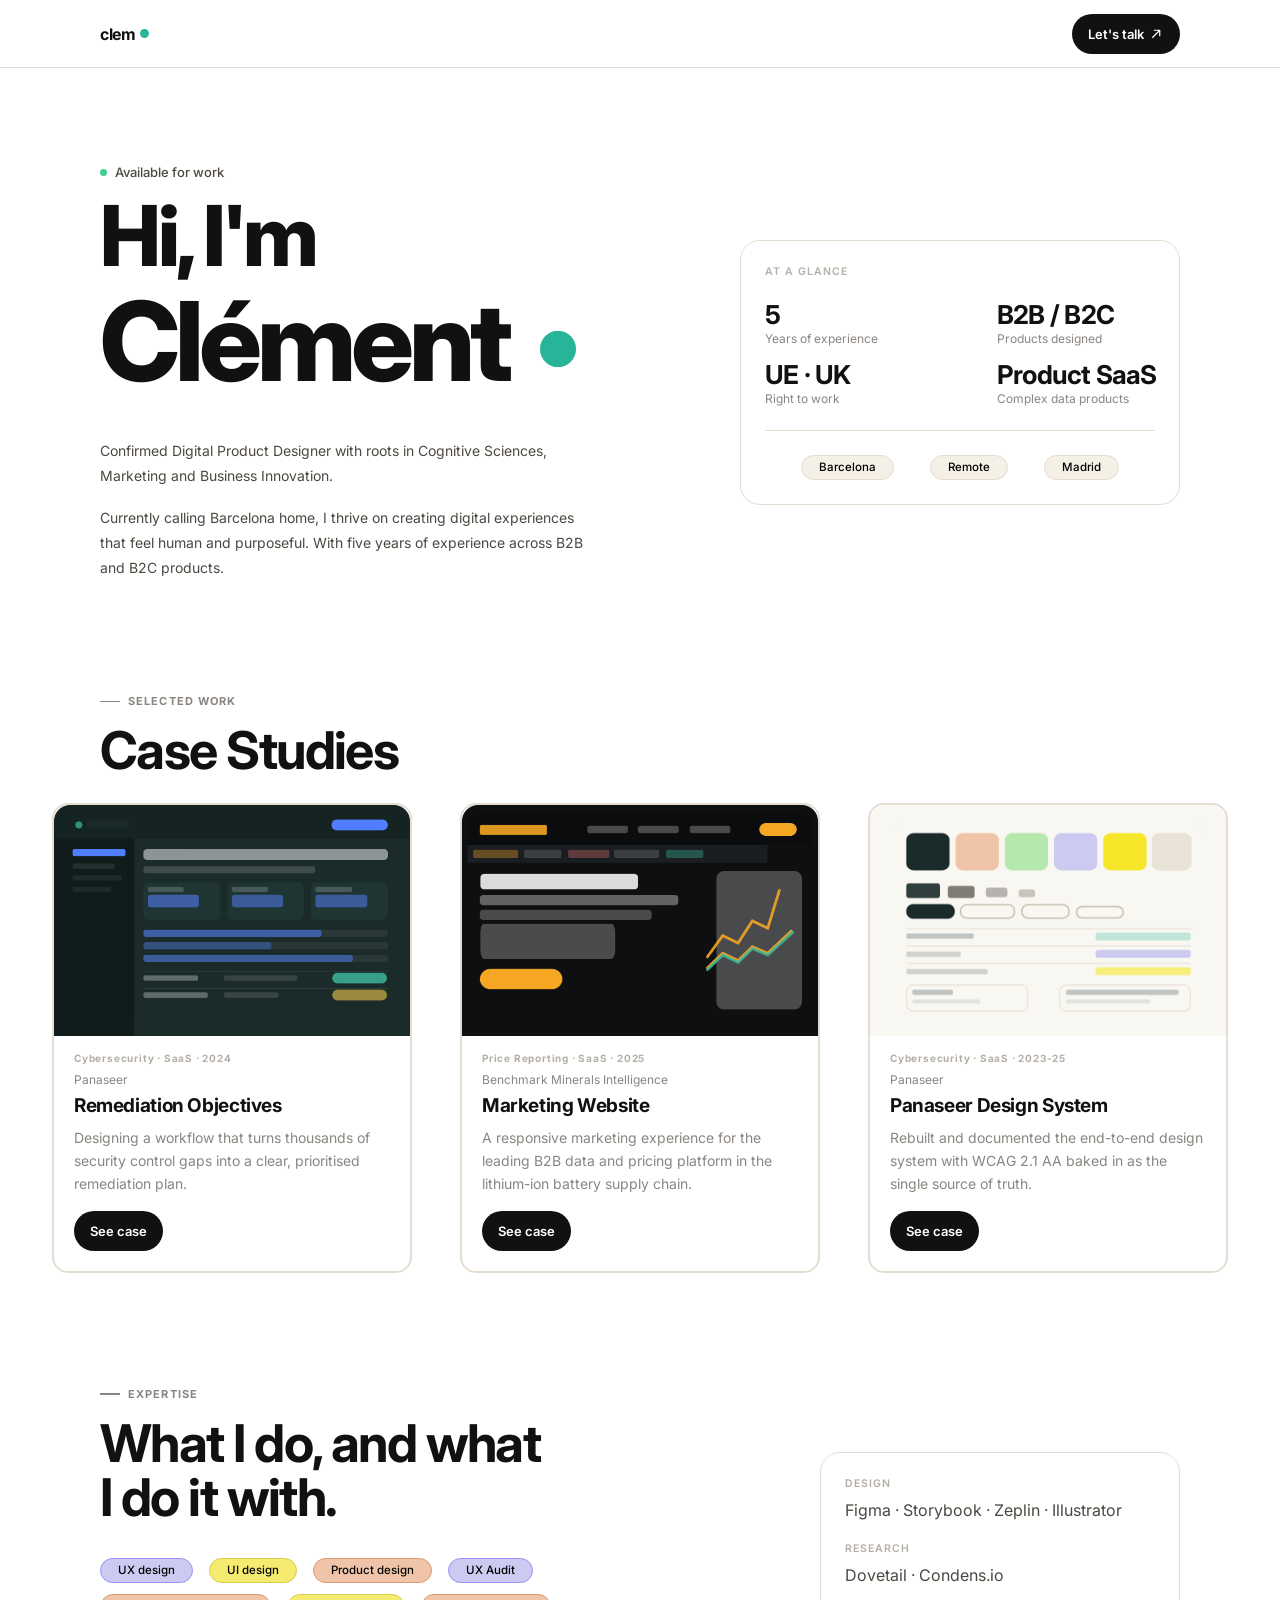
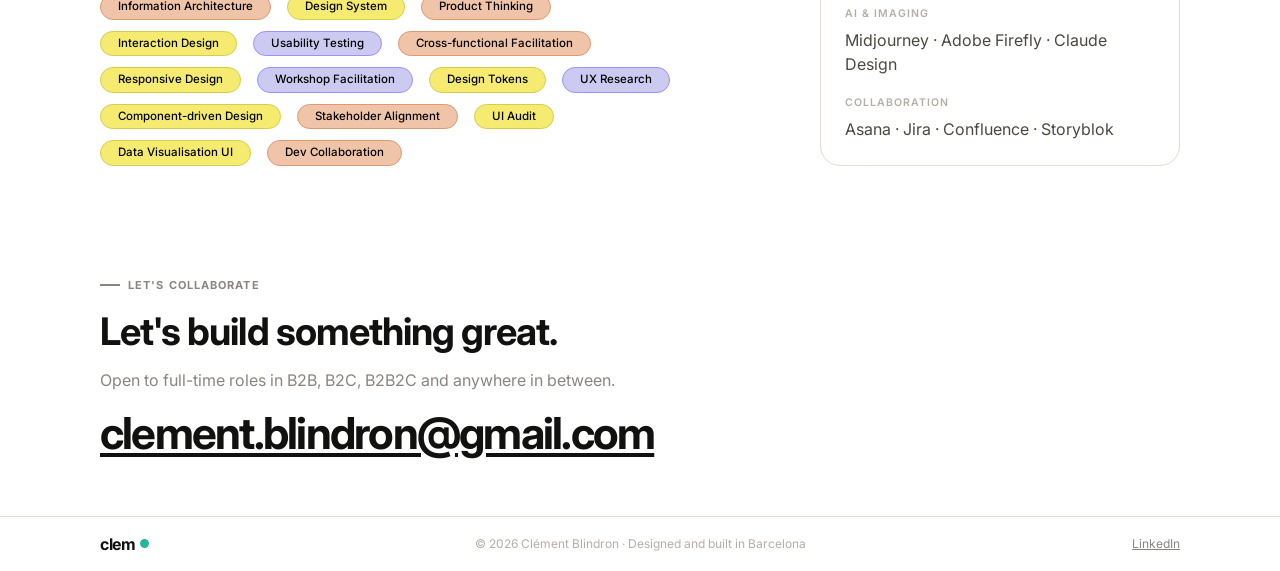
<file: index.html>
<!DOCTYPE html>
<html lang="en">
<head>
  <meta charset="UTF-8" />
  <meta name="viewport" content="width=device-width, initial-scale=1.0" />
  <title>Clément Blindron · Product Designer</title>
  <meta name="description" content="Digital Product Designer with 5 years of experience in B2B/B2C products. Based in Barcelona, available for work." />
  <meta name="author" content="Clément Blindron" />
  <!-- OG -->
  <meta property="og:title" content="Clément Blindron · Product Designer" />
  <meta property="og:description" content="Digital Product Designer with roots in Cognitive Sciences, Marketing and Business Innovation." />
  <meta property="og:type" content="website" />
  <link rel="preconnect" href="https://fonts.googleapis.com" />
  <link rel="preconnect" href="https://fonts.gstatic.com" crossorigin />
  <link rel="stylesheet" href="style.css" />
  <style>
    /* ── PAGE-SPECIFIC: HOMEPAGE ──────────────────────────── */

    /* ── HERO 1 ─────────────────────────────────────────── */
    .hero-1 {
      width: 100%;
      display: flex;
      justify-content: center;
      align-items: center;
      padding: 96px var(--pad-h) 56px;
    }
    .hero-1-content {
      display: flex;
      align-items: center;
      gap: 142px;
      width: 100%;
      max-width: var(--max-w);
    }
    .hero-1-text {
      display: flex;
      flex-direction: column;
      gap: 48px;
      max-width: 498px;
      min-width: 498px;
      flex-shrink: 0;
    }
    .hero-name-block {
      display: flex;
      flex-direction: column;
      gap: 17px;
    }
    .hero-hi {
      font-size: 84px;
      font-weight: 800;
      letter-spacing: -3.4px;
      line-height: 0.92;
      color: var(--text-primary);
    }
    .hero-name-row {
      display: flex;
      align-items: center;
      gap: 8px; /* Figma: gap-[8px] at desktop + 1280px (nodes 334:1653, 55:575) */
    }
    .hero-name {
      font-size: 110px;
      font-weight: 800;
      letter-spacing: -5px;
      line-height: 0.86;
      color: var(--text-primary);
    }
    .hero-body {
      display: flex;
      flex-direction: column;
      gap: 17px;
      font-size: 14px;
      font-weight: 400;
      line-height: 1.78;
      color: var(--text-secondary);
    }

    /* ── HERO 2: CASE STUDIES ──────────────────────────────── */
    .hero-2 {
      width: 100%;
      display: flex;
      justify-content: center;
      align-items: center;
      padding: var(--pad-v) var(--pad-h);
      min-height: 694px;
    }
    .hero-2-content {
      display: flex;
      flex-direction: column;
      gap: 16px;
      width: 100%;
      max-width: var(--max-w);
    }
    .section-title-large {
      font-size: 52px;
      font-weight: 700;
      letter-spacing: -1.56px;
      line-height: 1.05;
      color: var(--text-primary);
    }
    .case-studies-cards {
      display: flex;
      gap: 48px;
      align-items: flex-start;
      flex-wrap: nowrap;     /* 3 cards on one row at desktop */
      margin-top: 8px;
      /* Bleed the 1176px card row (3×360 + 2×48) symmetrically
         beyond the 1080px text max-width — matches Figma layout */
      margin-left: -48px;
      margin-right: -48px;
    }

    /* ── HERO 3: EXPERTISE ─────────────────────────────────── */
    .hero-3 {
      width: 100%;
      display: flex;
      justify-content: center;
      align-items: flex-end;
      padding: var(--pad-v) var(--pad-h);
      min-height: 457px;
    }
    .hero-3-content {
      display: flex;
      align-items: flex-end;
      justify-content: space-between;
      gap: 48px;
      flex-wrap: wrap;
      width: 100%;
      max-width: var(--max-w);
    }
    .expertise-left {
      display: flex;
      flex-direction: column;
      gap: 32px;
      max-width: 600px;
      min-width: 360px;
      flex: 1 0 0;
    }
    .expertise-title-block {
      display: flex;
      flex-direction: column;
      gap: 16px;
    }
    .expertise-heading {
      font-size: 52px;
      font-weight: 700;
      letter-spacing: -1.56px;
      line-height: 1.05;
      color: var(--text-primary);
    }
    .chips-cluster {
      display: flex;
      flex-wrap: wrap;
      gap: 11px 16px;
    }

    /* ── HERO 4: CTA ───────────────────────────────────────── */
    .hero-4 {
      width: 100%;
      display: flex;
      justify-content: center;
      align-items: center;
      padding: var(--pad-v) var(--pad-h);
      min-height: 291px;
      background: var(--bg);
    }
    .hero-4-content {
      display: flex;
      flex-direction: column;
      gap: 16px;
      max-width: 1081px;
      width: 100%;
    }
    .hero-cta-heading {
      font-size: 38px;
      font-weight: 700;
      letter-spacing: -0.95px;
      color: var(--text-primary);
    }
    .hero-cta-sub {
      font-size: 16px;
      font-weight: 400;
      color: var(--text-muted);
    }
    .hero-cta-email {
      font-size: 44px;
      font-weight: 700;
      letter-spacing: -1.76px;
      color: var(--text-primary);
      text-decoration: underline;
      text-underline-offset: 4px;
      transition: opacity 0.2s;
    }
    .hero-cta-email:hover { opacity: 0.65; }

    /* ── 768px — case study cards: horizontal scroll carousel ─ */
    /* Figma: 3 cards × 360px + 2 gaps × 48px = 1176px total   */
    /* Bleed-scroll: cards overflow section padding on both ends */
    @media (max-width: 768px) {
      .hero-2 { overflow-x: hidden; }
      .case-studies-cards {
        flex-direction: row !important;
        flex-wrap: nowrap !important;
        width: auto !important;
        margin-left:  calc(-1 * var(--pad-h)) !important;
        margin-right: calc(-1 * var(--pad-h)) !important;
        padding: 0 var(--pad-h) 8px !important;
        overflow-x: auto !important;
        -webkit-overflow-scrolling: touch;
        scrollbar-width: none;
        gap: 48px !important;
      }
      .case-studies-cards::-webkit-scrollbar { display: none; }
      .project-card {
        flex: 0 0 360px !important;
        width: 360px !important;
        min-width: unset !important;
        max-width: unset !important;
      }
    }

    /* ── ≤600px — reset cards back to stacked column (mobile) ─ */
    @media (max-width: 600px) {
      .hero-2 { overflow-x: visible; }
      .case-studies-cards {
        flex-direction: column !important;
        flex-wrap: wrap !important;
        overflow-x: visible !important;
        margin-left: 0 !important;
        margin-right: 0 !important;
        padding: 0 !important;
        gap: 48px !important; /* Figma node 145:4066 */
      }
      .project-card {
        flex: none !important;
        width: 100% !important;
        min-width: unset !important;
        max-width: 100% !important;
      }
    }

    /* ── Tablet overrides ──────────────────────────────────── */
    @media (max-width: 1024px) {
      .hero-1 { padding: 64px var(--pad-h) 48px; }
      .hero-1-content { flex-direction: column; gap: 40px; }
      .hero-1-text { max-width: 100%; min-width: unset; flex-shrink: 1; }
      .hero-hi  { font-size: 64px; }
      .hero-name { font-size: 80px; }
      /* max-width 440px — not screen-wide (Figma 768px spec) */
      .glance-card { width: 100%; max-width: 440px; min-width: 360px; }
      .hero-2, .hero-3, .hero-4 { min-height: unset; }
      .hero-3-content { flex-direction: column; align-items: flex-start; }
      .expertise-left { max-width: 100%; }
      /* max-width 440px — not screen-wide (Figma 768px spec) */
      .skills-card { width: 100%; max-width: 440px; min-width: 360px; }
      .expertise-heading { font-size: 38px; }
      .section-title-large { font-size: 38px; }
      /* CTA section — matches Figma tablet node (280-6078) */
      .hero-cta-heading { font-size: 28px; }
      .hero-cta-email   { font-size: 28px; letter-spacing: -1.12px; }
    }

    @media (max-width: 600px) {
      .hero-1 { padding: 48px 24px 40px; }
      .hero-2, .hero-3, .hero-4 { padding-left: 24px; padding-right: 24px; }
      .hero-hi  { font-size: 48px; letter-spacing: -2px; }
      .hero-name { font-size: 64px; letter-spacing: -3px; }
      .hero-cta-email { font-size: 24px; letter-spacing: -1.76px; }
      .hero-cta-heading { font-size: 24px; }
      .section-title-large { font-size: 32px; }
      .expertise-heading { font-size: 32px; }
    }

    /* ── Phone (≤ 402px) — CTA heading matches email at 24px ─ */
    /* Figma node 145:4137 */
    @media (max-width: 402px) {
      .hero-cta-heading { font-size: 24px; letter-spacing: -0.95px; }
      .hero-cta-email   { font-size: 24px; letter-spacing: -1.76px; }
    }

    /* ── Hero name — full vs short (Figma: "Clem" at ≤768px) ── */
    .hero-name-short { display: none; }
    @media (max-width: 768px) {
      .hero-name-long  { display: none; }
      .hero-name-short { display: inline; }
      /* Tighter gap at tablet/mobile — Figma nodes 145:4027, 280:5970: gap-[16px] */
      .hero-name-row { gap: 16px; }
      /* pt-16px wrapper baked into base padding-top:40px — no tablet override needed */
    }

    /* ── Hero Online indicator — image-based component ──────── */
    /* Figma: big variant — p-24px Online + pt-16px wrapper, inner image 36px */
    /* Nodes 334:1653 (desktop), 55:575 (1280), 145:4027 (tablet), 280:5970 (mobile) */
    @keyframes hero-online-pulse {
      0%, 100% { opacity: 1;    transform: scale(1); }
      50%       { opacity: 0.85; transform: scale(1.04); }
    }
    .hero-online {
      padding: 24px;
      padding-top: 40px; /* 24px Online + 16px wrapper = 40px */
      display: flex;
      align-items: flex-start;
      flex-shrink: 0;
      animation: hero-online-pulse 2.5s ease-in-out infinite;
    }
    .hero-online__inner {
      position: relative;
      width: 36px;
      height: 36px;
      flex-shrink: 0;
    }
    .hero-online__inner img {
      position: absolute;
      inset: 0;
      width: 100%;
      height: 100%;
      display: block;
      max-width: none;
    }
  </style>
</head>
<body>
  <div class="page-wrapper">

    <!-- ═══════════════════════════════════════════════════ HEADER -->
    <header class="site-header">
      <div class="header-inner">
        <a href="index.html" class="logo">
          clem
          <img class="logo-dot" src="./assets/bb812529-b02b-4815-a7a5-4ec8e4bef838.svg" alt="" aria-hidden="true" />
        </a>
        <a href="mailto:clement.blindron@gmail.com" class="btn-cta">
          Let's talk
          <img class="arrow-icon" src="./assets/349dc878-f32c-4fcf-86f8-975a71416065.svg" alt="" aria-hidden="true" />
        </a>
      </div>
    </header>

    <!-- ═══════════════════════════════════════════════ HERO 1 -->
    <section class="hero-1" aria-label="Introduction">
      <div class="hero-1-content">

        <!-- Left: Name + bio -->
        <div class="hero-1-text">
          <div class="hero-name-block">
            <div class="available-dot">
              <span class="available-dot__circle" aria-hidden="true"></span>
              <span class="available-dot__text">Available for work</span>
            </div>
            <p class="hero-hi">Hi, I'm</p>
            <div class="hero-name-row">
              <h1 class="hero-name" aria-label="Clément">
                <span class="hero-name-long"  aria-hidden="true">Clément</span><span class="hero-name-short" aria-hidden="true">Clem</span>
              </h1>
              <div class="hero-online" aria-hidden="true">
                <div class="hero-online__inner">
                  <img src="./assets/cf0a638c-3806-4715-8b52-7ca49d764e43.svg" alt="" />
                </div>
              </div>
            </div>
          </div>
          <div class="hero-body">
            <p>Confirmed Digital Product Designer with roots in Cognitive Sciences, Marketing and Business Innovation.</p>
            <p>Currently calling Barcelona home, I thrive on creating digital experiences that feel human and purposeful. With five years of experience across B2B and B2C products.</p>
          </div>
        </div>

        <!-- Right: At a glance card -->
        <div class="glance-card" role="complementary" aria-label="At a glance">
          <div>
            <p class="glance-card__label">At a glance</p>
          </div>
          <div class="glance-card__stats">
            <div>
              <div class="glance-stat">
                <span class="glance-stat__value">5</span>
                <span class="glance-stat__label">Years of experience</span>
              </div>
              <div class="glance-stat glance-stat--wide" style="margin-top:16px;">
                <span class="glance-stat__value">UE · UK</span>
                <span class="glance-stat__label">Right to work</span>
              </div>
            </div>
            <div>
              <div class="glance-stat">
                <span class="glance-stat__value">B2B / B2C</span>
                <span class="glance-stat__label">Products designed</span>
              </div>
              <div class="glance-stat" style="margin-top:16px; width:158px;">
                <span class="glance-stat__value">Product SaaS</span>
                <span class="glance-stat__label">Complex data products</span>
              </div>
            </div>
          </div>
          <div class="glance-card__divider" aria-hidden="true"></div>
          <div class="glance-card__locations">
            <span class="chip chip--neutral">Barcelona</span>
            <span class="chip chip--neutral">Remote</span>
            <span class="chip chip--neutral">Madrid</span>
          </div>
        </div>

      </div>
    </section>

    <!-- ════════════════════════════════════════════ HERO 2: CASE STUDIES -->
    <section class="hero-2" aria-label="Case studies">
      <div class="hero-2-content">
        <div class="section-label">
          <span class="rule" aria-hidden="true"></span>
          <span>Selected Work</span>
        </div>
        <h2 class="section-title-large">Case Studies</h2>
        <div class="case-studies-cards">

          <!-- Card 1: Remediation Objectives -->
          <a href="remediation.html" class="project-card" aria-label="View Remediation Objectives case study">
            <div class="project-card__thumb project-card__thumb--zoom-rem">
              <img src="./assets/ecb0f354-bf47-48ac-97ae-45356b72cb75.png"
                   alt="Remediation Objectives — Panaseer dashboard UI" loading="lazy" />
            </div>
            <div class="project-card__body">
              <p class="project-card__tag">Cybersecurity · SaaS · 2024</p>
              <p class="project-card__company">Panaseer</p>
              <h3 class="project-card__title">Remediation Objectives</h3>
              <p class="project-card__desc">Designing a workflow that turns thousands of security control gaps into a clear, prioritised remediation plan.</p>
              <div class="project-card__cta">
                <span class="btn-see-case">See case</span>
              </div>
            </div>
          </a>

          <!-- Card 2: BMI Marketing Website -->
          <a href="bmi.html" class="project-card" aria-label="View Benchmark Mineral Intelligence case study">
            <div class="project-card__thumb project-card__thumb--zoom-bmi">
              <img src="./assets/42e90052-a4f8-4c08-b75d-5e6f16475ea4.png"
                   alt="Benchmark Mineral Intelligence — marketing website" loading="lazy" />
            </div>
            <div class="project-card__body">
              <p class="project-card__tag">Price Reporting · SaaS · 2025</p>
              <p class="project-card__company">Benchmark Minerals Intelligence</p>
              <h3 class="project-card__title">Marketing Website</h3>
              <p class="project-card__desc">A responsive marketing experience for the leading B2B data and pricing platform in the lithium-ion battery supply chain.</p>
              <div class="project-card__cta">
                <span class="btn-see-case">See case</span>
              </div>
            </div>
          </a>

          <!-- Card 3: Panaseer Design System -->
          <a href="#" class="project-card" aria-label="Panaseer Design System — coming soon">
            <div class="project-card__thumb">
              <img src="./assets/e00bfd32-7eeb-4ce4-8d43-77586cd1f1fb.png"
                   alt="Panaseer Design System" loading="lazy" />
            </div>
            <div class="project-card__body">
              <p class="project-card__tag">Cybersecurity · SaaS · 2023-25</p>
              <p class="project-card__company">Panaseer</p>
              <h3 class="project-card__title">Panaseer Design System</h3>
              <p class="project-card__desc">Rebuilt and documented the end-to-end design system with WCAG 2.1 AA baked in as the single source of truth.</p>
              <div class="project-card__cta">
                <span class="btn-see-case">See case</span>
              </div>
            </div>
          </a>

        </div>
      </div>
    </section>

    <!-- ════════════════════════════════════════════ HERO 3: EXPERTISE -->
    <section class="hero-3" aria-label="Expertise and skills">
      <div class="hero-3-content expertise-content">

        <!-- Left: Title + Chips -->
        <div class="expertise-left">
          <div class="expertise-title-block">
            <div class="section-label">
              <span class="rule" aria-hidden="true"></span>
              <span>Expertise</span>
            </div>
            <h2 class="expertise-heading">What I do, and what<br>I do it with.</h2>
          </div>
          <div class="chips-cluster" role="list" aria-label="Skills">
            <span class="chip chip--purple" role="listitem">UX design</span>
            <span class="chip chip--yellow" role="listitem">UI design</span>
            <span class="chip chip--orange" role="listitem">Product design</span>
            <span class="chip chip--purple" role="listitem">UX Audit</span>
            <span class="chip chip--orange" role="listitem">Information Architecture</span>
            <span class="chip chip--yellow" role="listitem">Design System</span>
            <span class="chip chip--orange" role="listitem">Product Thinking</span>
            <span class="chip chip--yellow" role="listitem">Interaction Design</span>
            <span class="chip chip--purple" role="listitem">Usability Testing</span>
            <span class="chip chip--orange" role="listitem">Cross-functional Facilitation</span>
            <span class="chip chip--yellow" role="listitem">Responsive Design</span>
            <span class="chip chip--purple" role="listitem">Workshop Facilitation</span>
            <span class="chip chip--yellow" role="listitem">Design Tokens</span>
            <span class="chip chip--purple" role="listitem">UX Research</span>
            <span class="chip chip--yellow" role="listitem">Component-driven Design</span>
            <span class="chip chip--orange" role="listitem">Stakeholder Alignment</span>
            <span class="chip chip--yellow" role="listitem">UI Audit</span>
            <span class="chip chip--yellow" role="listitem">Data Visualisation UI</span>
            <span class="chip chip--orange" role="listitem">Dev Collaboration</span>
          </div>
        </div>

        <!-- Right: Tools card -->
        <div class="skills-card" role="complementary" aria-label="Design tools">
          <div class="skills-card__group">
            <p class="skills-card__group-label">Design</p>
            <p class="skills-card__group-value">Figma · Storybook · Zeplin · Illustrator</p>
          </div>
          <div class="skills-card__group">
            <p class="skills-card__group-label">Research</p>
            <p class="skills-card__group-value">Dovetail · Condens.io</p>
          </div>
          <div class="skills-card__group">
            <p class="skills-card__group-label">AI &amp; Imaging</p>
            <p class="skills-card__group-value">Midjourney · Adobe Firefly · Claude Design</p>
          </div>
          <div class="skills-card__group">
            <p class="skills-card__group-label">Collaboration</p>
            <p class="skills-card__group-value">Asana · Jira · Confluence · Storyblok</p>
          </div>
        </div>

      </div>
    </section>

    <!-- ════════════════════════════════════════════ HERO 4: CTA -->
    <section class="hero-4" aria-label="Contact">
      <div class="hero-4-content">
        <div class="section-label">
          <span class="rule" aria-hidden="true"></span>
          <span>Let's Collaborate</span>
        </div>
        <p class="hero-cta-heading">Let's build something great.</p>
        <p class="hero-cta-sub">Open to full-time roles in B2B, B2C, B2B2C and anywhere in between.</p>
        <a href="mailto:clement.blindron@gmail.com" class="hero-cta-email">clement.blindron@gmail.com</a>
      </div>
    </section>

    <!-- ═══════════════════════════════════════════════════ FOOTER -->
    <footer class="site-footer">
      <div class="footer-inner">
        <div class="logo">
          clem
          <img class="logo-dot" src="./assets/bb812529-b02b-4815-a7a5-4ec8e4bef838.svg" alt="" aria-hidden="true" />
        </div>
        <p class="footer-copy">© 2026 Clément Blindron · Designed and built in Barcelona</p>
        <a href="https://www.linkedin.com/in/clement-blindron/" class="footer-link" target="_blank" rel="noopener noreferrer">LinkedIn</a>
      </div>
    </footer>

  </div><!-- /page-wrapper -->
</body>
</html>
</file>
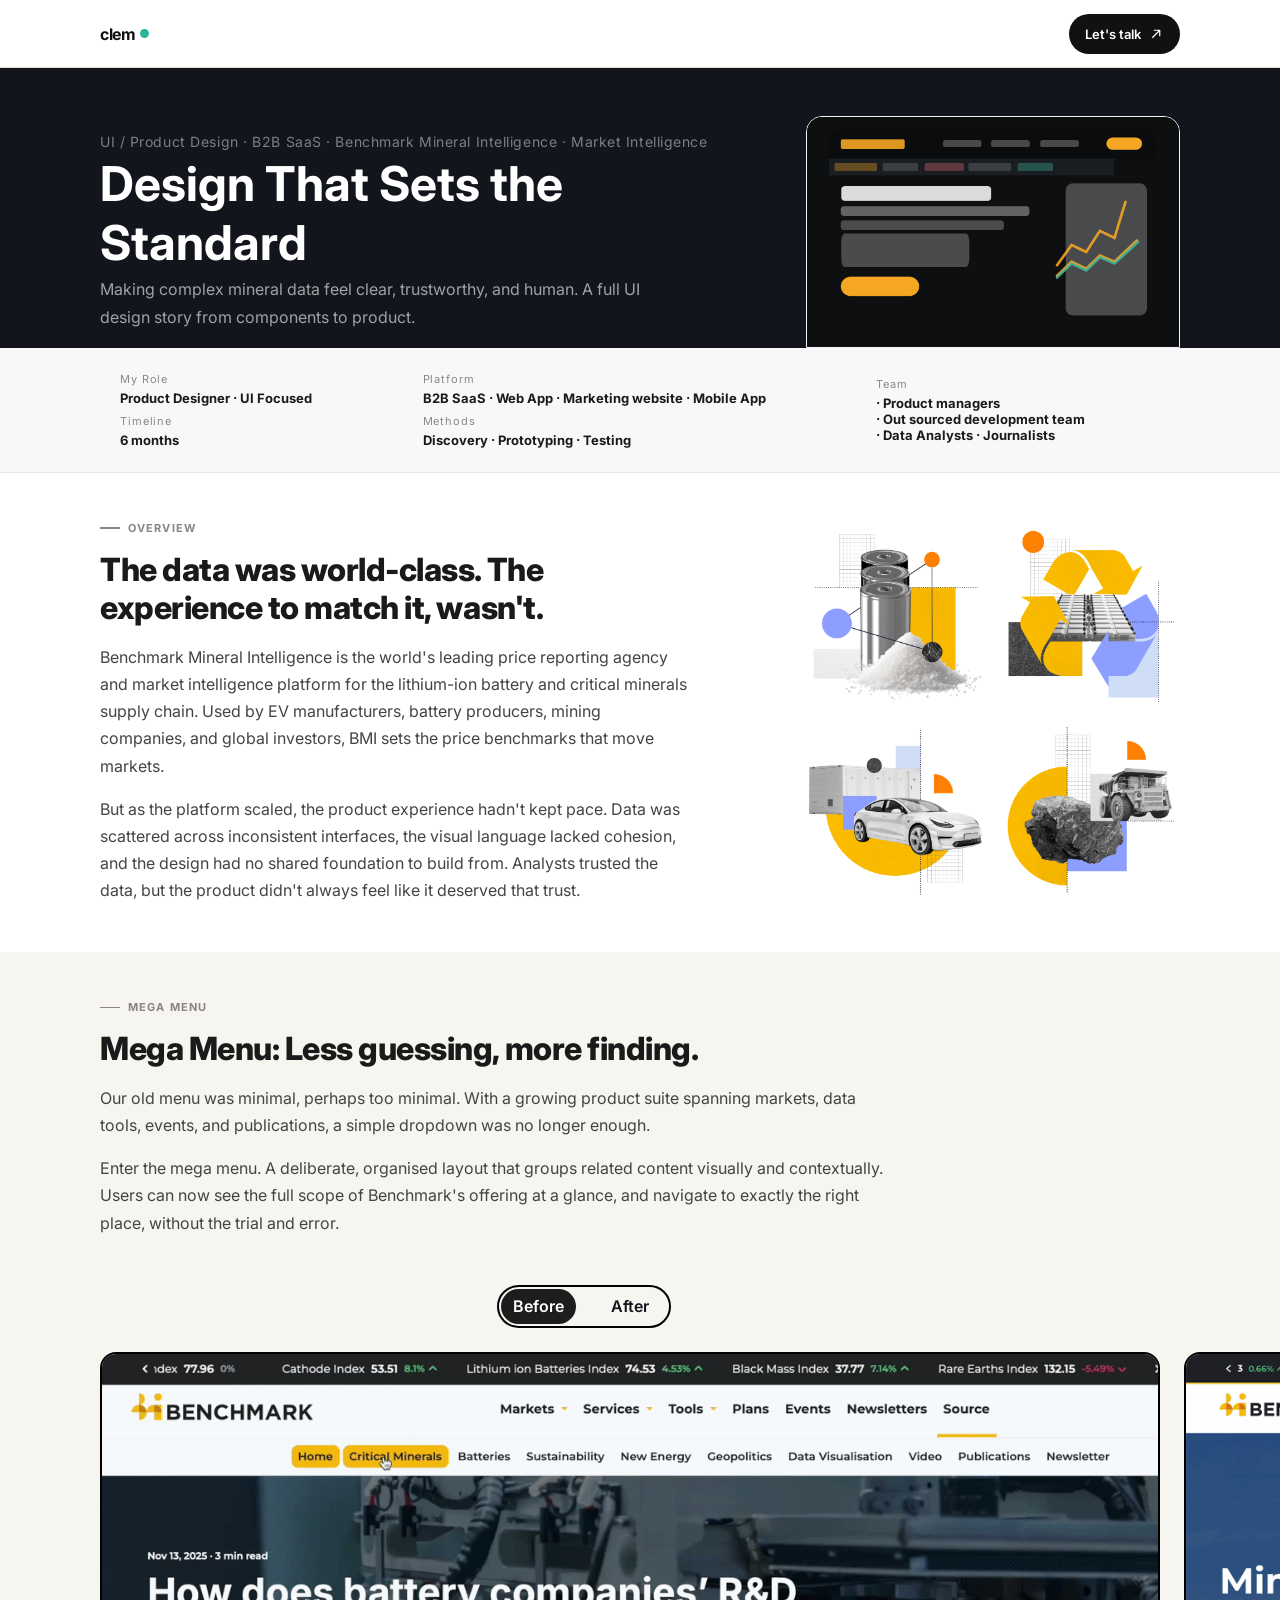
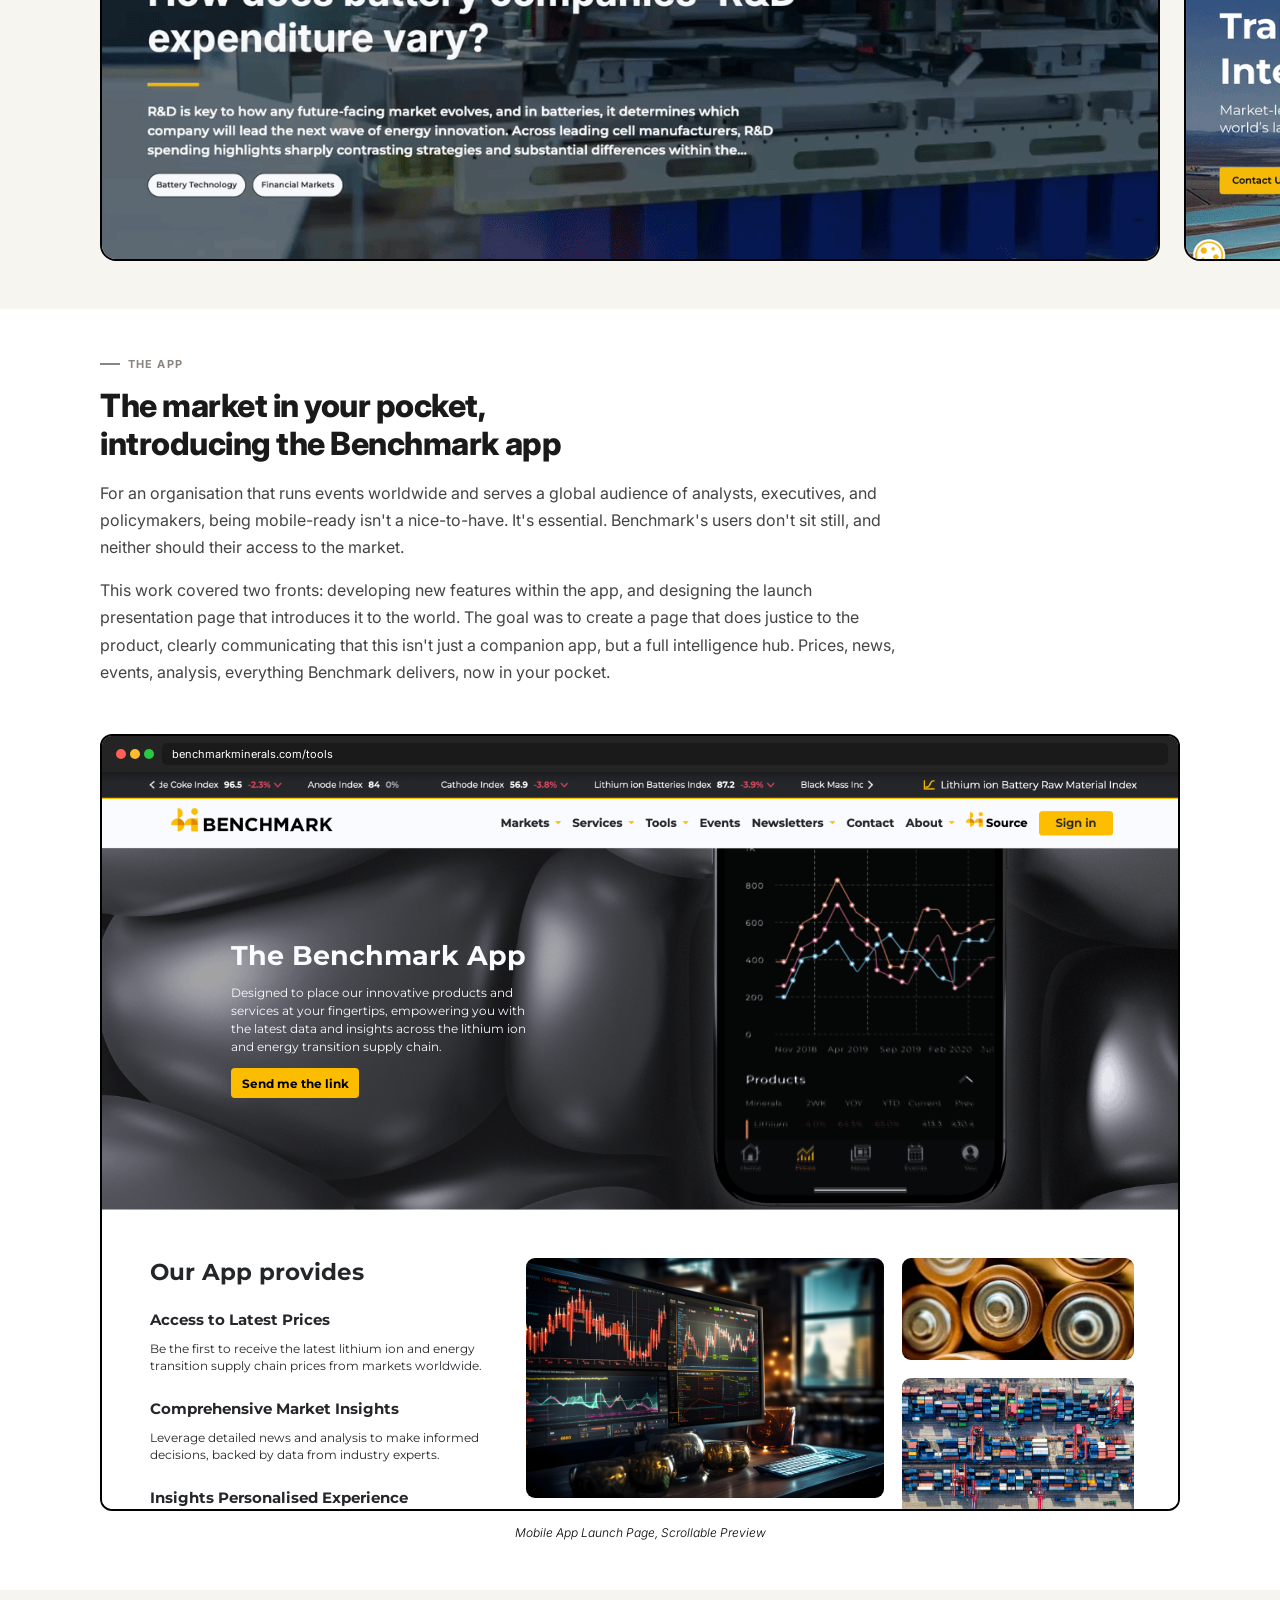
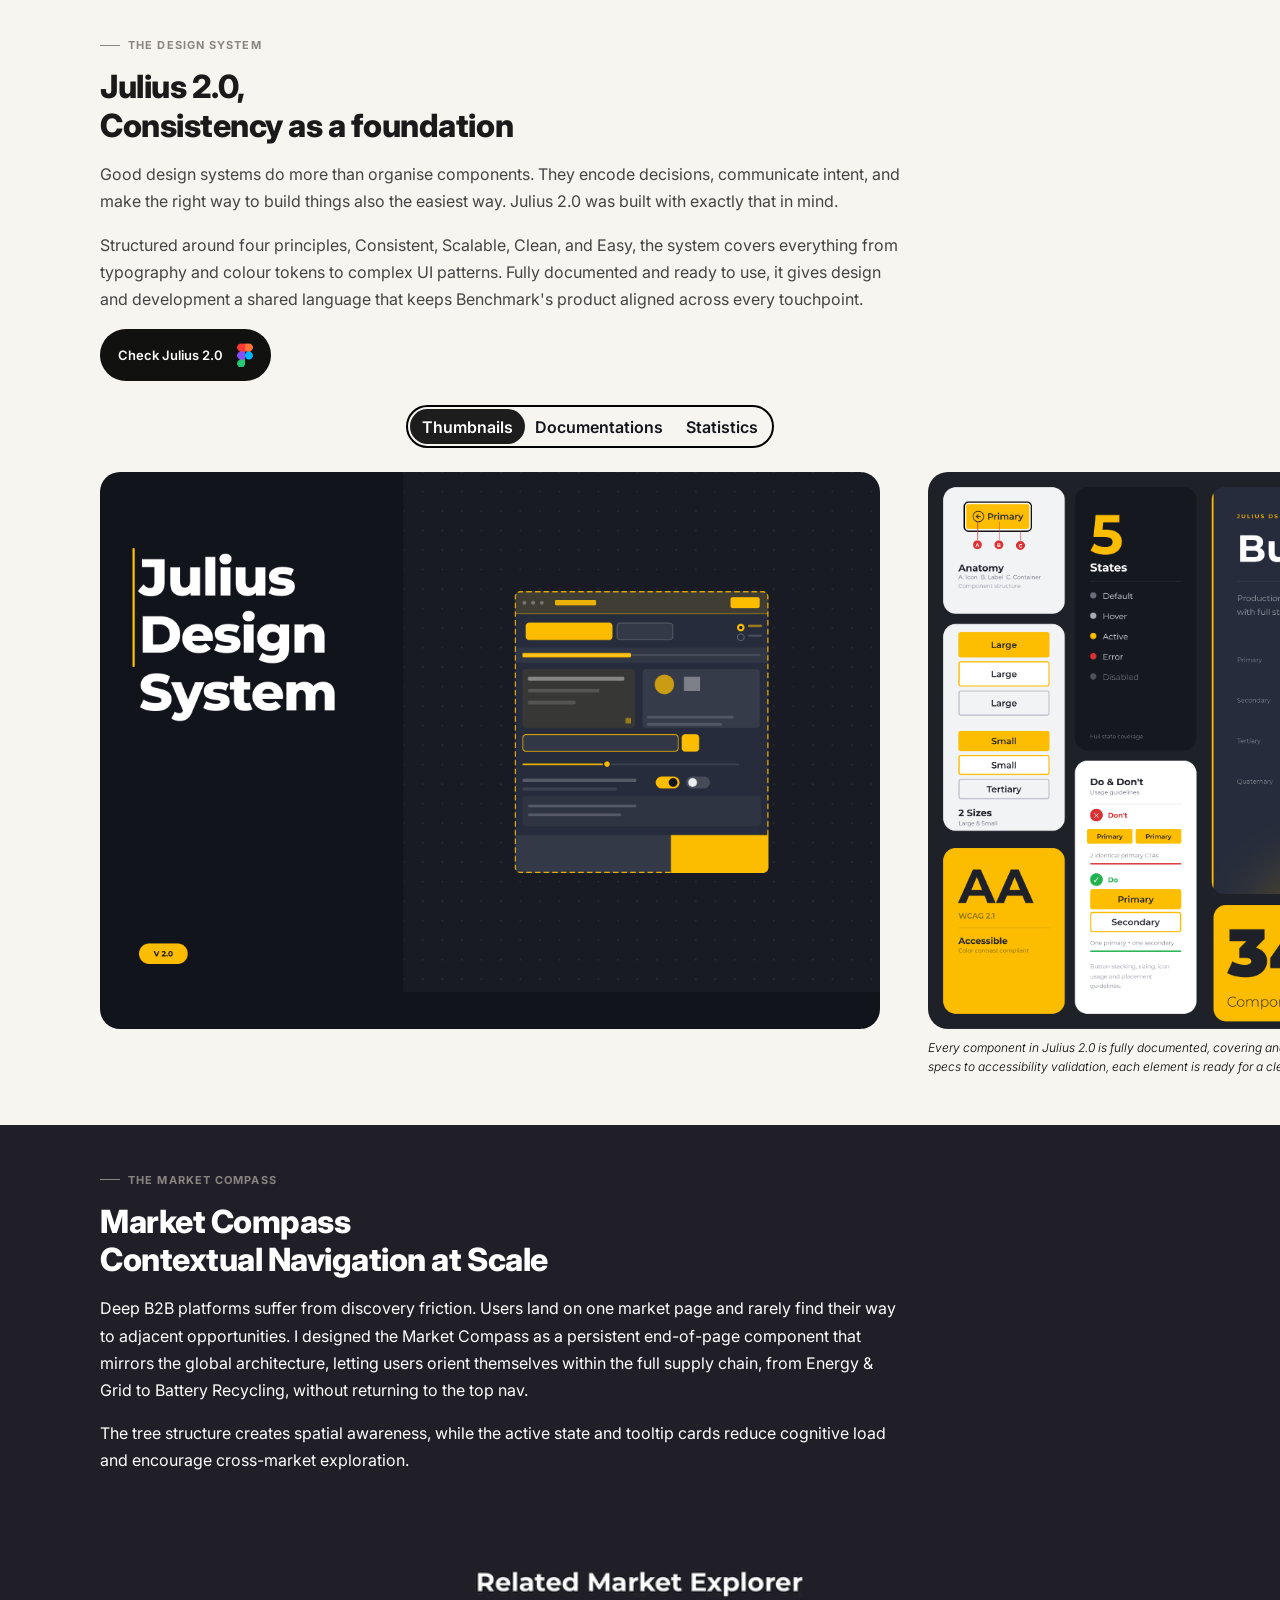
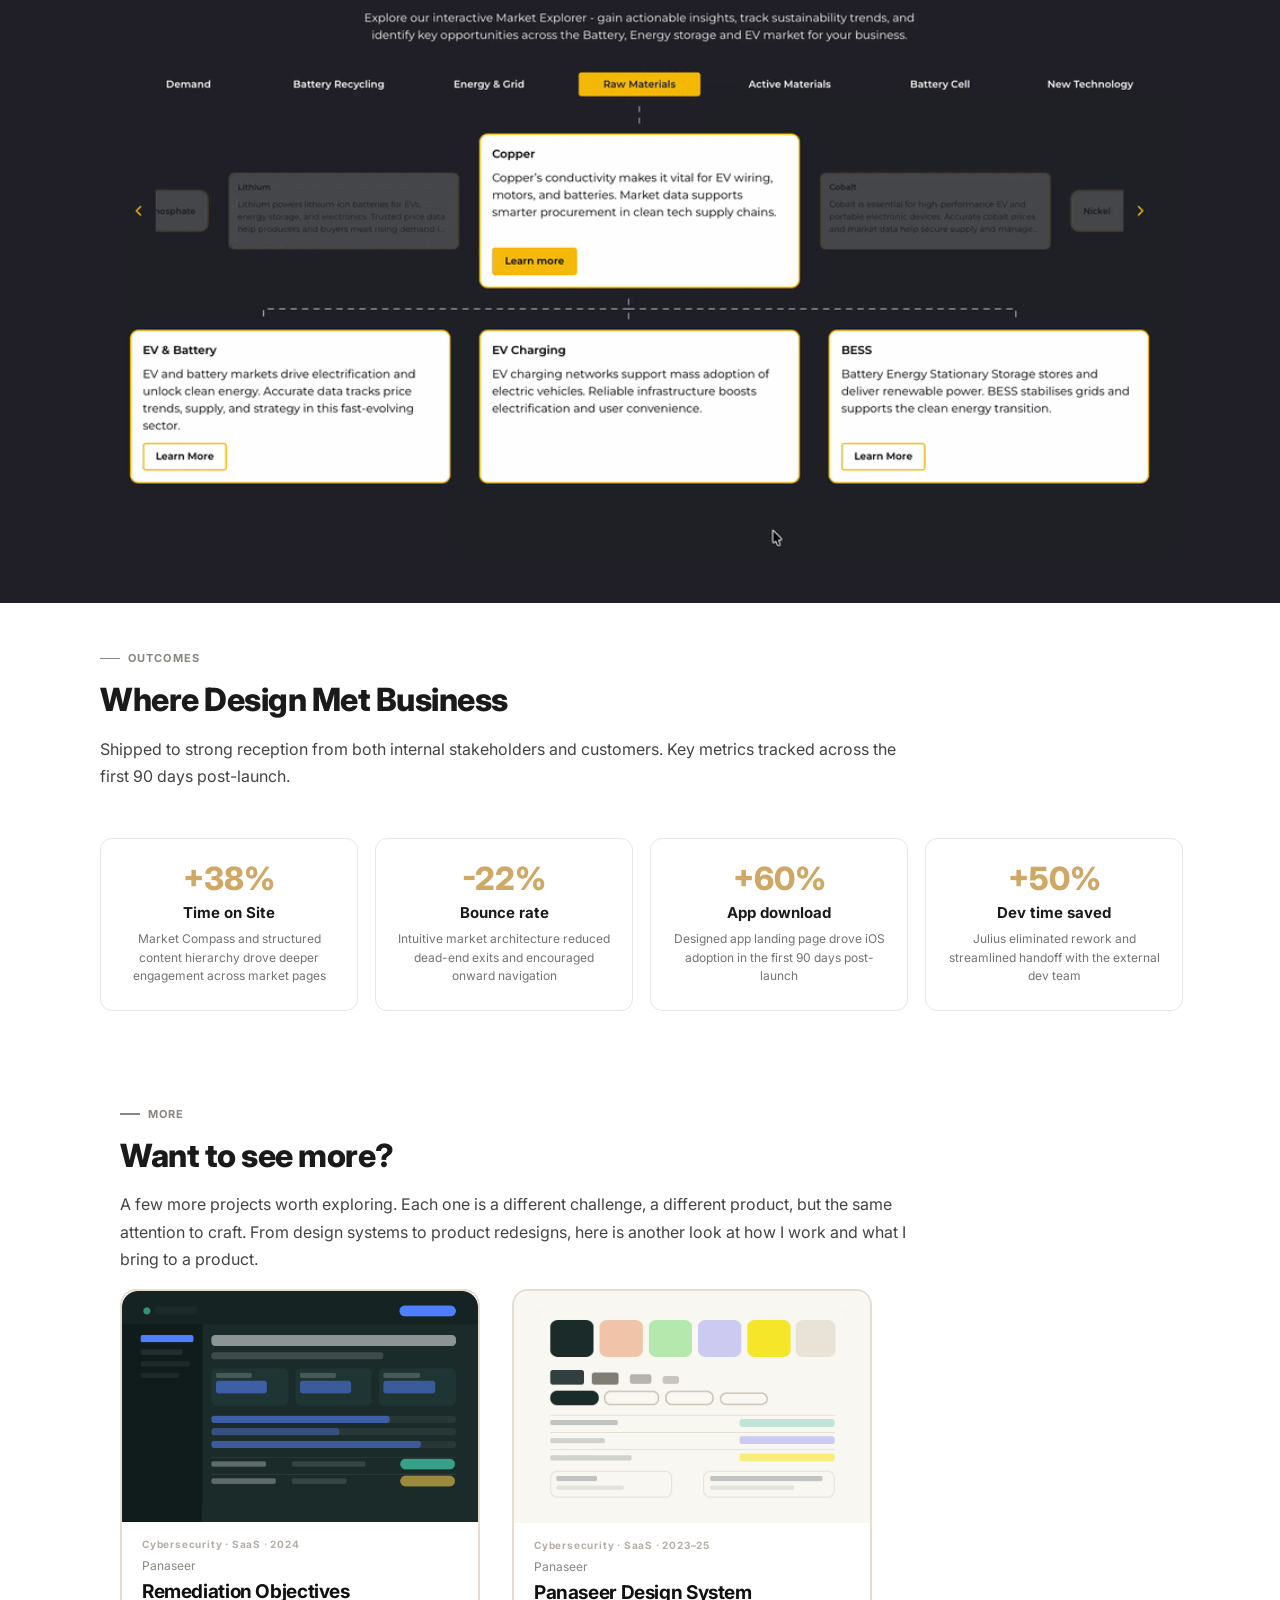
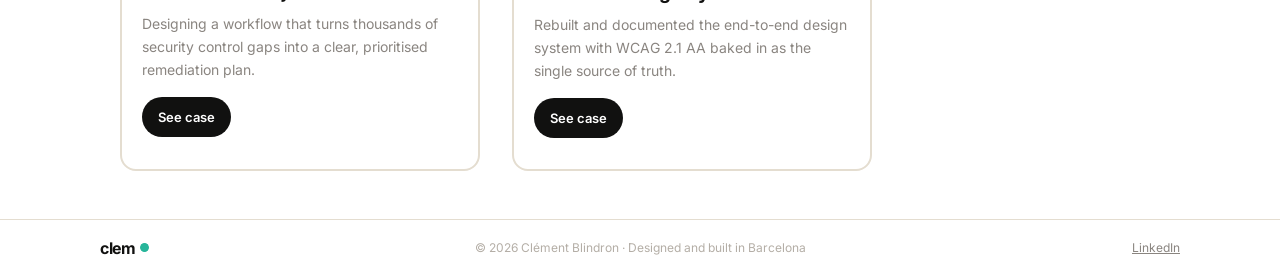
<file: bmi.html>
<!DOCTYPE html>
<html lang="en">
<head>
  <meta charset="UTF-8" />
  <meta name="viewport" content="width=device-width, initial-scale=1.0" />
  <title>Benchmark Mineral Intelligence · Clément Blindron</title>
  <meta name="description" content="Case study: UI design for the world's leading mineral price reporting and intelligence platform — from design system to marketing website." />
  <meta name="author" content="Clément Blindron" />
  <meta property="og:title" content="Benchmark Mineral Intelligence · Clément Blindron" />
  <meta property="og:description" content="A full UI design story from components to product." />
  <link rel="preconnect" href="https://fonts.googleapis.com" />
  <link rel="preconnect" href="https://fonts.gstatic.com" crossorigin />
  <link href="https://fonts.googleapis.com/css2?family=Inter:wght@300;400;600;700;800&family=Montserrat:wght@400;700&display=swap" rel="stylesheet" />
  <style>
    /* ===== RESET ===== */
    *, *::before, *::after { box-sizing: border-box; margin: 0; padding: 0; }
    html, body { overflow-x: hidden; } /* prevent horizontal scrollbar from panel overflow */
    html { scroll-behavior: smooth; }
    body { font-family: 'Inter', sans-serif; color: #1a1a1a; background: #fff; -webkit-font-smoothing: antialiased; }
    a { text-decoration: none; color: inherit; }
    img { display: block; max-width: 100%; }
    button { border: none; background: none; cursor: pointer; font-family: inherit; }

    /* ===== TOKENS ===== */
    :root {
      --pad-l: 100px;
      --pad-r: 100px;
      --pad-t: 32px;
      --pad-m: 24px;
      --py: 48px;
      --max: 1080px;
      --border: #e4ddd0;
      --grey: #8a8580;
      --gold: #cea864;
    }

    /* ===== SHARED ===== */
    .inner { max-width: var(--max); width: 100%; min-width: 1000px; }
    .slabel {
      display: flex; align-items: center; gap: 8px;
    }
    .slabel::before {
      content: ''; width: 20px; height: 1.5px;
      background: var(--grey); flex-shrink: 0;
    }
    .slabel span {
      font-size: 11px; font-weight: 700;
      letter-spacing: 1.1px; color: var(--grey); text-transform: uppercase;
    }
    .sheading {
      font-size: 32px; font-weight: 800;
      line-height: 1.2; letter-spacing: -0.48px; color: #1a1a1a;
    }
    .sbody { font-size: 16px; font-weight: 400; line-height: 1.7; color: #444; max-width: 800px; }
    .stop { display: flex; flex-direction: column; gap: 16px; }

    /* ===== HEADER ===== */
    .site-header {
      position: sticky; top: 0; z-index: 100;
      background: #fff; border-bottom: 1px solid var(--border);
      height: 68px;
      display: flex; align-items: center; justify-content: center;
      padding: 18px 100px;
    }
    .site-header .inner {
      display: flex; align-items: center; justify-content: space-between;
      width: 100%; max-width: 1080px;
    }
    .logo {
      display: flex; align-items: center; gap: 4px;
      font-size: 16px; font-weight: 700; letter-spacing: -0.32px; color: #111110;
    }
    @keyframes dot-pulse {
      0%   { box-shadow: 0 0 0 0   rgba(62, 207, 142, 0.55); }
      65%  { box-shadow: 0 0 0 6px rgba(62, 207, 142, 0.00); }
      100% { box-shadow: 0 0 0 0   rgba(62, 207, 142, 0.00); }
    }
    .logo-dot { width: 9px; height: 9px; border-radius: 50%; display: block; flex-shrink: 0; animation: dot-pulse 2s ease-out infinite; }
    .btn-talk {
      display: flex; align-items: center; gap: 4px;
      background: #111110; color: #fff;
      font-size: 13px; font-weight: 600;
      height: 40px; padding: 8px 16px;
      border-radius: 48px; white-space: nowrap;
      text-decoration: none;
      transition: opacity 0.2s;
    }
    .btn-talk:hover { opacity: 0.85; }
    .btn-talk img { width: 16px; height: 16px; }

    /* ===== HERO 1 ===== */
    .hero1 {
      background: #13151d;
      padding: 48px var(--pad-r) 0 var(--pad-l);
      display: flex; align-items: flex-start; justify-content: center;
    }
    .hero1 .inner {
      display: flex; align-items: center;
      justify-content: space-between; gap: 40px;
    }
    .h1-text { display: flex; flex-direction: column; gap: 4px; }
    .h1-eyebrow {
      font-size: 14px; font-weight: 400;
      letter-spacing: 0.56px; color: rgba(255,255,255,.45);
    }
    .h1-title {
      font-size: 48px; font-weight: 700; line-height: normal;
      color: #fff; max-width: 559px;
    }
    .h1-subtitle {
      font-size: 16px; font-weight: 400; line-height: 1.7;
      color: rgba(255,255,255,.6); max-width: 559px;
    }
    .h1-thumb {
      border: 1px solid #f4f4f4;
      border-radius: 16px 16px 0 0;
      width: 374px; height: 232px;
      overflow: hidden; flex-shrink: 0; align-self: flex-end;
    }
    .h1-thumb img {
      width: 103.89%; height: 100.43%;
      margin-left: -1.94%; margin-top: -0.43%;
      max-width: none; object-fit: cover;
    }

    /* ===== META ===== */
    .hero-meta {
      background: #f8f8f8;
      border-bottom: 1px solid #e5e5e5;
      padding: 24px 180px 24px 140px;
      display: flex; justify-content: center;
    }
    .hero-meta .inner {
      display: flex; justify-content: space-between; align-items: center;
      max-width: 1080px; min-width: 1000px; flex: 1 0 0;
    }
    .meta-col {
      display: flex; flex-direction: column; gap: 8px;
    }
    .meta-col--team { width: 244px; }
    .meta-item {
      display: flex; flex-direction: column; gap: 4px;
    }
    .meta-label {
      font-size: 11px; font-weight: 400;
      letter-spacing: 0.88px; color: #888;
    }
    .meta-value {
      font-size: 13px; font-weight: 700; color: #1a1a1a;
    }

    /* ===== HERO 2 ===== */
    .hero2 {
      background: #fff;
      padding: var(--py) var(--pad-r) var(--py) var(--pad-l);
      display: flex; justify-content: center;
    }
    .hero2 .inner {
      display: flex; align-items: center;
      justify-content: space-between; gap: 40px;
    }
    .h2-left { display: flex; flex-direction: column; gap: 16px; max-width: 588px; }
    .h2-grid {
      display: grid; grid-template-columns: 1fr 1fr;
      gap: 16px; width: 374px; height: 374px; flex-shrink: 0;
    }
    .h2-grid img { width: 100%; height: 100%; object-fit: cover; }

    /* ===== HERO 3 ===== */
    .hero3 {
      background: #f7f5f0;
      padding: var(--py) var(--pad-r) var(--py) var(--pad-l);
      display: flex; justify-content: center;
    }
    .hero3 .inner { display: flex; flex-direction: column; gap: 48px; }
    .toggle-row { display: flex; justify-content: flex-end; padding-right: 509px; }
    .toggle-pill {
      display: inline-flex; align-items: center; gap: 16px;
      border: 2px solid #000; border-radius: 32px; padding: 2px;
      position: relative; cursor: pointer; overflow: hidden;
    }
    .toggle-bg {
      position: absolute; left: 2px; top: 2px;
      background: #1d1d1d; height: 35px; width: 75px;
      border-radius: 32px; transition: transform .2s ease;
    }
    .toggle-bg.right { transform: translateX(91px); }
    .toggle-opt {
      position: relative; z-index: 1;
      font-size: 16px; font-weight: 600;
      width: 75px; text-align: center; line-height: 35px;
      transition: color .2s ease;
    }
    .toggle-opt.on { color: #fff; }
    .toggle-opt.off { color: #13151d; }
    .screens-clip { overflow: visible; width: 100%; }
    /* picture elements inside screen-boxes must be layout-transparent */
    .screen-box picture, .screen-box--gif picture { display: contents; }
    .screens-track {
      display: flex; gap: 24px;
      transition: transform .3s ease;
    }
    .screens-track.after { transform: translateX(calc(-1060px - 24px)); }
    .screen-box {
      border: 2px solid #000; border-radius: 16px;
      overflow: hidden; flex-shrink: 0; width: 1060px;
      height: 509px; position: relative;
    }
    .screen-box img { width: 100%; height: 509px; object-fit: cover; }
    .screen-box--gif { position: relative; }
    .screen-box--gif img {
      position: absolute; width: 100%; height: 115.19%;
      left: 0; top: -0.03%; max-width: none; object-fit: unset;
    }

    /* ===== HERO 4 ===== */
    .hero4 {
      background: #fff;
      padding: var(--py) var(--pad-r) var(--py) var(--pad-l);
      display: flex; justify-content: center;
    }
    .hero4 .inner { display: flex; flex-direction: column; gap: 48px; }
    .hero4 .sheading { max-width: 519px; }
    /* Browser simulation */
    .browser-wrap { display: flex; flex-direction: column; gap: 13px; }
    .browser-frame {
      border: 2px solid #000; border-radius: 12px;
      background: #242424;
      width: 1080px; height: 777px;
      overflow-y: auto; overflow-x: hidden;
      position: relative;
    }
    .browser-chrome {
      position: sticky; top: 0; z-index: 10;
      background: #242424; height: 36px;
      display: flex; align-items: center;
      padding: 7px 10px; gap: 0;
    }
    .b-dot { width: 10px; height: 10px; border-radius: 5px; flex-shrink: 0; }
    .b-dot.r { background: #ff5f57; margin-right: 4px; margin-left: 4px; }
    .b-dot.a { background: #febc2e; margin-right: 4px; }
    .b-dot.g { background: #28c840; margin-right: 8px; }
    .b-url {
      background: #1a1a1a; border-radius: 5px;
      height: 22px; flex: 1;
      display: flex; align-items: center; padding: 0 10px;
    }
    .b-url span {
      font-size: 11px; color: #fff;
      font-family: 'Inter', sans-serif; white-space: nowrap;
    }
    /* BMI site inside browser */
    .bmi-site { background: #fff; width: 1080px; min-height: 1708px; }
    .bmi-header-wrap { position: relative; height: 76.5px; overflow: hidden; }
    .bmi-header-img { position: absolute; width: 100%; height: 101.38%; left: 0; top: 0; max-width: none; }
    .bmi-hero-zone {
      position: relative; height: 362px; overflow: hidden;
    }
    .bmi-bg {
      position: absolute; inset: 0;
      width: 100%; height: 100%;
      object-fit: cover; max-width: none;
    }
    .bmi-hero-text {
      position: absolute; top: 91px; left: 129px; width: 324px;
    }
    .bmi-hero-text h2 {
      font-family: 'Montserrat', sans-serif; font-weight: 700;
      font-size: 27px; color: #fafbff; line-height: normal; margin-bottom: 12px;
    }
    .bmi-hero-text p {
      font-family: 'Montserrat', sans-serif; font-weight: 400;
      font-size: 12px; color: #fafbff; line-height: 1.5;
      margin-bottom: 12px; width: 304px;
    }
    .bmi-cta {
      display: inline-flex; align-items: center; justify-content: center;
      background: #fcbd00; color: #000;
      font-family: 'Montserrat', sans-serif; font-size: 12px; font-weight: 700;
      padding: 7.5px 10.5px; border-radius: 4px; white-space: nowrap;
    }
    .bmi-iphone-hero {
      position: absolute; right: 155px; top: 55px;
      width: 278px; height: 597px; pointer-events: none;
    }
    .bmi-iphone-hero img { width: 100%; height: 100%; object-fit: contain; }
    .bmi-provides {
      display: flex; gap: 18px; padding: 48px 48px 0;
    }
    .bmi-prov-text {
      width: 358px; flex-shrink: 0;
      display: flex; flex-direction: column; gap: 24px;
    }
    .bmi-prov-text h3 {
      font-family: 'Montserrat', sans-serif; font-weight: 700;
      font-size: 22.5px; color: #25262a;
    }
    .bmi-pitem { display: flex; flex-direction: column; gap: 12px; }
    .bmi-pitem h4 {
      font-family: 'Montserrat', sans-serif; font-weight: 700;
      font-size: 15px; color: #25262a;
    }
    .bmi-pitem p {
      font-family: 'Montserrat', sans-serif; font-weight: 400;
      font-size: 12px; color: #25262a; line-height: 1.4;
    }
    .bmi-stores { display: flex; gap: 24px; align-items: center; }
    .bmi-stores img { height: 45px; width: auto; }
    .bmi-photos { display: flex; gap: 18px; flex: 1; }
    .bmi-pc { display: flex; flex-direction: column; gap: 18px; }
    .bmi-pc.w { width: 358px; }
    .bmi-pc.n { width: 232px; }
    .bmi-photo { border-radius: 9px; overflow: hidden; }
    .bmi-photo img { width: 100%; height: 100%; object-fit: cover; }
    .bmi-photo.tall { height: 240px; }
    .bmi-photo.short { height: 125px; }
    .bmi-photo.sq  { height: 102px; }
    .bmi-photo.rot { height: 263px; }
    .bmi-fcards { display: flex; gap: 18px; padding: 48px 48px 48px; }
    .bmi-fc {
      background: #fff; border-radius: 9px;
      box-shadow: 0.75px 0.75px 1.5px #fff, 1.5px 1.5px 6px rgba(0,0,0,.25);
      padding: 18px; width: 358px; flex-shrink: 0;
    }
    .bmi-fc-header { display: flex; align-items: center; gap: 12px; margin-bottom: 12px; }
    .bmi-fc-num {
      width: 21px; height: 21px; position: relative; flex-shrink: 0;
    }
    .bmi-fc-num img { width: 100%; height: 100%; }
    .bmi-fc-num span {
      position: absolute; top: 50%; left: 50%;
      transform: translate(-50%, -50%);
      font-family: 'Montserrat', sans-serif; font-size: 9px;
      font-weight: 700; color: #fff;
    }
    .bmi-fc-title {
      font-family: 'Montserrat', sans-serif; font-weight: 700;
      font-size: 12px; color: #25262a;
    }
    .bmi-fc-desc {
      font-family: 'Montserrat', sans-serif; font-weight: 400;
      font-size: 12px; color: #25262a;
      height: 60px; margin-bottom: 18px;
    }
    .bmi-fc-phones {
      display: flex; align-items: center; justify-content: center;
    }
    .bmi-phone-stack {
      position: relative; display: flex; align-items: center; justify-content: center;
    }
    .bmi-phone-item {
      width: 197px; height: 379px; flex-shrink: 0;
      position: relative;
    }
    .bmi-phone-item.stacked {
      margin-left: -135px;
    }
    .bmi-phone-item .pframe {
      position: absolute; inset: 0;
      overflow: hidden;
    }
    .bmi-phone-item .pframe img {
      width: 100%; height: 100%; object-fit: cover;
    }
    .bmi-phone-item .pscreen {
      position: absolute;
      top: 10px; left: 16px;
      width: 165px; height: 356px;
      overflow: hidden; border-radius: 38px;
    }
    .bmi-phone-item .pscreen img {
      width: 100%; height: 100%; object-fit: cover;
    }
    .bmi-screenshot { width: 100%; }
    .bmi-screenshot img { width: 100%; height: 217px; object-fit: cover; }
    .browser-caption {
      font-size: 12px; font-style: italic; font-weight: 300;
      line-height: 1.55; text-align: center; color: #000;
    }
    /* Feature cards (tablet/mobile) */
    .app-feat-section {
      display: none; flex-direction: column; gap: 16px;
      padding: 0 16px;
    }
    .app-feat-section h3 {
      font-family: 'Montserrat', sans-serif; font-weight: 700;
      font-size: 20px; color: #25262a;
    }
    .feat-carousel {
      display: flex; gap: 16px;
      overflow-x: auto; padding: 16px;
      scroll-snap-type: x mandatory;
      -webkit-overflow-scrolling: touch;
      scrollbar-width: none;
      width: 100%; min-width: 0;
    }
    .feat-carousel::-webkit-scrollbar { display: none; }
    .feat-card {
      background: #fff; border-radius: 12px;
      border: 1px solid #cecece;
      padding: 16px 24px; width: 290px; flex-shrink: 0;
      display: flex; flex-direction: column; gap: 24px;
      scroll-snap-align: start;
    }
    .feat-card-top { display: flex; flex-direction: column; gap: 16px; }
    .feat-num-row { display: flex; align-items: center; gap: 16px; }
    .feat-num {
      width: 28px; height: 28px; position: relative; flex-shrink: 0;
    }
    .feat-num img { width: 100%; height: 100%; }
    .feat-num span {
      position: absolute; top: 50%; left: 50%;
      transform: translate(-50%, -50%);
      font-family: 'Montserrat', sans-serif; font-size: 12px;
      font-weight: 700; color: #fff;
    }
    .feat-title {
      font-family: 'Montserrat', sans-serif; font-weight: 700;
      font-size: 16px; color: #25262a; flex: 1;
    }
    .feat-desc {
      font-family: 'Montserrat', sans-serif; font-weight: 400;
      font-size: 16px; color: #25262a;
    }
    .feat-card-bottom { display: flex; align-items: center; justify-content: center; }
    .feat-iphone {
      width: 193px; height: 371px; position: relative;
    }
    .feat-iphone img { width: 100%; height: 100%; object-fit: cover; display: block; }
    /* Legacy (unused) fi-frame / fi-screen kept for reference */
    .feat-iphone .fi-frame {
      position: absolute; inset: 0; overflow: hidden;
    }
    .feat-iphone .fi-frame img { width: 100%; height: 100%; object-fit: cover; }
    .feat-iphone .fi-screen {
      position: absolute;
      top: 9px; left: 16px;
      width: 162px; height: 350px;
      overflow: hidden; border-radius: 36px;
    }
    .feat-iphone .fi-screen img { width: 100%; height: 100%; object-fit: cover; }

    /* ===== HERO 5 ===== */
    .hero5 {
      background: #f7f5f0;
      padding: var(--py) var(--pad-r) var(--py) var(--pad-l);
      display: flex; justify-content: center;
      overflow: visible; /* panels break out to full viewport width */
    }
    .hero5 .inner { display: flex; flex-direction: column; gap: 24px; }
    .btn-julius {
      display: inline-flex; align-items: center; gap: 4px;
      background: #111110; color: #fff;
      font-size: 13px; font-weight: 600;
      padding: 8px 8px 8px 18px; border-radius: 48px;
      white-space: nowrap; cursor: pointer; width: fit-content;
    }
    .btn-julius .jicon { display: flex; align-items: center; padding: 6px 10px; }
    .btn-julius .jicon-wrap { width: 16px; height: 24px; position: relative; overflow: hidden; flex-shrink: 0; }
    .btn-julius .jicon-wrap img { position: absolute; width: 276.92%; height: 186.21%; left: -88.21%; top: -43.1%; max-width: none; }
    /* Tab system */
    .ds-tabs { display: flex; flex-direction: column; gap: 24px; }
    .ds-tabbar {
      display: flex; justify-content: flex-end;
      padding-right: 406px;
    }
    .ds-pill {
      display: inline-flex; align-items: center;
      border: 2px solid #000; border-radius: 30px;
      padding: 2px; position: relative; gap: 0;
    }
    .ds-pill-bg {
      position: absolute; left: 2px; top: 2px;
      background: #1d1d1d; height: 35px;
      border-radius: 32px;
      transition: transform .2s ease, width .2s ease;
    }
    .ds-tab {
      font-size: 16px; font-weight: 600;
      height: 35px; display: flex; align-items: center; justify-content: center;
      position: relative; z-index: 1;
      transition: color .2s ease; white-space: nowrap; cursor: pointer;
    }
    .ds-tab[data-t="thumbnails"]     { width: 115px; }
    .ds-tab[data-t="documentations"] { width: 148px; }
    .ds-tab[data-t="statistics"]     { width: 97px; }
    .ds-tab.on  { color: #fff; }
    .ds-tab.off { color: #13151d; }
    .ds-panels { overflow: visible; }
    .ds-track {
      display: flex; gap: 48px;
      transition: transform .35s cubic-bezier(.4,0,.2,1);
      will-change: transform;
    }
    .ds-panel { width: 780px; flex-shrink: 0; border-radius: 20px; }
    .ds-panel img { width: 780px; height: 557px; object-fit: cover; display: block; border-radius: 20px; }
    .ds-panel-doc {
      width: 780px; flex-shrink: 0;
      display: flex; flex-direction: column; gap: 10px;
    }
    .ds-panel-doc > img { width: 100%; height: auto; display: block; border-radius: 20px; }
    .ds-panel-doc p {
      font-size: 12px; font-style: italic; font-weight: 300;
      line-height: 1.55; color: #000;
    }
    /* Stacked (tablet/mobile) */
    .ds-stacked { display: none; flex-direction: column; gap: 36px; }
    .ds-stacked .full img { width: 100%; aspect-ratio: 2160/1542; object-fit: cover; display: block; }
    .ds-stacked .full:last-child img { border: 1px solid #dfdfdf; }
    .ds-doc-wrap { display: flex; flex-direction: column; gap: 8px; }
    .ds-doc-wrap img { width: 100%; height: auto; }
    .ds-doc-wrap p {
      font-size: 12px; font-style: italic; font-weight: 300;
      line-height: 1.55; color: #000;
    }

    /* ===== HERO 6 ===== */
    .hero6 {
      background: #201e26;
      padding: var(--py) var(--pad-r) var(--py) var(--pad-l);
      display: flex; justify-content: center;
    }
    .hero6 .inner { display: flex; flex-direction: column; gap: 24px; }
    .hero6 .sheading { color: #fff; }
    .hero6 .sbody { color: #fff; }
    .hero6 .slabel span { color: var(--grey); }
    .h6-gif {
      width: 100%; aspect-ratio: 1080/657;
      position: relative; overflow: hidden;
    }
    .h6-gif img {
      position: absolute;
      width: 133.61%; height: 100.04%;
      left: -16.81%; top: 0; max-width: none;
    }

    /* ===== HERO 7 ===== */
    .hero7 {
      background: #fff;
      padding: var(--py) 180px var(--py) var(--pad-l);
      display: flex; justify-content: center;
    }
    .hero7 .inner { display: flex; flex-direction: column; gap: 48px; }
    .h7-cards { display: flex; gap: 17px; }
    .result-card {
      flex: 1 0 0; min-width: 258px; max-width: 360px;
      border: 1px solid #e6e6e6; border-radius: 12px;
      padding: 24px 16px;
      display: flex; flex-direction: column; gap: 8px;
      align-items: center; text-align: center; overflow: hidden;
    }
    .res-stat { font-size: 32px; font-weight: 800; line-height: 1; color: var(--gold); white-space: nowrap; }
    .res-label { font-size: 15px; font-weight: 700; color: #1a1a1a; white-space: nowrap; }
    .res-desc { font-size: 12px; font-weight: 400; line-height: 1.55; color: #737373; }

    /* ===== FOOTER ===== */
    .site-footer {
      background: #fff; border-top: 1px solid var(--border);
      padding: 18px 100px;
      display: flex; justify-content: center;
    }
    .site-footer .inner {
      display: flex; align-items: center; justify-content: space-between;
      width: 100%; max-width: 1080px;
    }
    .footer-copy { font-size: 12px; color: #b4aea6; white-space: nowrap; }
    .footer-li { font-size: 12px; color: #8a8580; text-decoration: underline; white-space: nowrap; }

    /* ===== ≤1024px — header padding narrows ===== */
    @media (max-width: 1024px) {
      .site-header { padding: 18px 32px; }
    }

    /* ===== TABLET (≤768px) ===== */
    @media (max-width: 768px) {
      .inner { min-width: unset; }
      .sbody { max-width: 100%; }
      .hero4 .sheading { max-width: 100%; }
      .site-header { padding: 18px var(--pad-t); }
      /* Meta — hidden at tablet and below per Figma */
      .hero-meta { display: none; }
      /* Hero 1 — thumbnail intentionally bleeds off right edge (Figma design) */
      .hero1 { padding: 56px var(--pad-t) 0; overflow-x: hidden; }
      .hero1 .inner { flex-direction: row; gap: 36px; align-items: flex-start; }
      .h1-text { width: 356px; }
      .h1-thumb { margin-top: 16px; }
      .h1-title { font-size: 40px; max-width: 100%; }
      .h1-subtitle { max-width: 100%; }
      /* Hero 2 */
      .hero2 { padding: var(--py) var(--pad-t); }
      .hero2 .inner { flex-direction: column; align-items: flex-start; gap: 48px; }
      .h2-left { max-width: 100%; }
      .h2-grid { align-self: center; }
      /* Hero 3 */
      .hero3 { padding: var(--py) var(--pad-t); }
      .toggle-row { justify-content: center; padding-right: 0; }
      .screens-track.after { transform: translateX(calc(-688px - 24px)); }
      .screen-box { width: 688px; height: 331px; }
      .screen-box img { height: 331px; }
      .screen-box--gif img { height: 115.19%; }
      /* Hero 4 */
      .hero4 { padding: var(--py) var(--pad-t); }
      .browser-wrap { display: none; }
      .app-feat-section { display: flex; }
      /* Hero 5 */
      .hero5 { padding: var(--py) var(--pad-t); }
      .ds-tabs { display: none; }
      .ds-stacked { display: flex; }
      .ds-stacked .full img { border-radius: 20px; }
      .ds-doc-wrap img { border-radius: 20px; }
      /* Hero 6 */
      .hero6 { padding: var(--py) var(--pad-t); }
      /* Hero 7 — cards bleed to viewport edges for horizontal scroll */
      .hero7 { padding: var(--py) var(--pad-t); overflow-x: hidden; }
      .h7-cards {
        width: auto;
        margin: 0 calc(-1 * var(--pad-t));
        padding: 0 var(--pad-t) 16px;
        overflow-x: auto;
        -webkit-overflow-scrolling: touch;
        scrollbar-width: none;
      }
      .h7-cards::-webkit-scrollbar { display: none; }
      .result-card { flex: 0 0 258px; }
      /* Footer */
      .site-footer { padding: 18px var(--pad-t); }
      .site-footer .inner { flex-direction: column; gap: 16px; align-items: center; }
    }

    /* ===== MOBILE (≤402px) ===== */
    @media (max-width: 402px) {
      .site-header { padding: 18px var(--pad-m); }
      /* Hero 1 */
      .hero1 { padding: 56px var(--pad-m) 0; }
      .hero1 .inner { flex-direction: column; gap: 4px; }
      .h1-text { width: 100%; }
      .h1-thumb { align-self: flex-start; width: 100%; }
      .h1-title { font-size: 40px; }
      /* Hero 2 */
      .hero2 { padding: var(--py) var(--pad-m); }
      .h2-grid { width: 100%; height: auto; max-width: 371px; aspect-ratio: 1; }
      /* Hero 3 */
      .hero3 { padding: var(--py) var(--pad-m); }
      .screens-track.after { transform: translateX(calc(-364px - 24px)); }
      .screen-box { width: 364px; height: 175px; border-width: 0.687px; border-radius: 5.494px; }
      .screen-box img { height: 175px; border-radius: 5.494px; }
      .screen-box--gif img { height: 115.19%; border-radius: 5.494px; }
      /* Hero 4 */
      .hero4 { padding: var(--py) var(--pad-m); }
      .app-feat-section { padding: 0; }
      /* Hero 5 */
      .hero5 { padding: var(--py) var(--pad-m); }
      .ds-stacked .full img { border-radius: 12px; }
      .ds-doc-wrap img { border-radius: 12px; }
      /* Hero 6 */
      .hero6 { padding: var(--py) var(--pad-m); }
      .h6-gif { height: 278px; width: 100%; aspect-ratio: unset; }
      .h6-gif img { width: 151.47%; height: 100.04%; left: -25.74%; top: -0.04%; }
      /* Hero 7 */
      .hero7 { padding: var(--py) var(--pad-m); }
      .h7-cards {
        margin: 0 calc(-1 * var(--pad-m));
        padding: 0 var(--pad-m) 16px;
      }
      /* Footer */
      .site-footer { padding: 18px var(--pad-m); }
    }

    /* ── HERO 8 — WANT TO SEE MORE ─────────────────────────── */
    .hero8 {
      background: #ffffff;
      padding: 48px 130px 48px 120px;
      display: flex;
      flex-direction: column;
      align-items: center;
    }
    .hero8__content {
      display: flex;
      flex-direction: column;
      gap: 16px;
      width: 100%;
      max-width: 1080px;
      min-width: 1000px;
    }
    .hero8__heading {
      font-size: 32px;
      font-weight: 800;
      line-height: 1.2;
      letter-spacing: -0.48px;
      color: #1a1a1a;
      margin: 0;
    }
    .hero8__body {
      font-size: 16px;
      font-weight: 400;
      line-height: 1.7;
      color: #444444;
      width: 800px;
      margin: 0;
    }
    .hero8__cards {
      display: flex;
      flex-wrap: wrap;
      gap: 48px 32px;
      width: 1176px;
      align-content: center;
      align-items: center;
    }
    /* Cards — fully scoped to override style.css responsive rules */
    .hero8 .project-card {
      display: flex;
      flex-direction: column;
      width: 360px;
      min-width: 360px;
      max-width: 360px;
      min-height: 482px;
      max-height: 482px;
      border: 2px solid #e4ddd0;
      border-radius: 16px;
      background: #ffffff;
      overflow: hidden;
      text-decoration: none;
      flex-shrink: 0;
      transition: transform 0.25s, box-shadow 0.25s;
    }
    .hero8 .project-card:hover {
      transform: translateY(-4px);
      box-shadow: 0 12px 32px rgba(17, 17, 16, 0.08);
    }
    .hero8 .project-card__thumb {
      width: 100%;
      height: 231px;
      position: relative;
      overflow: hidden;
      flex-shrink: 0;
      border-radius: 16px 16px 0 0;
    }
    .hero8 .project-card:last-child .project-card__thumb {
      height: 232px;
    }
    .hero8 .project-card__thumb img {
      width: 100%;
      height: 100%;
      object-fit: cover;
      display: block;
    }
    .hero8 .project-card__thumb--zoom-rem img {
      position: absolute;
      width: 109.51%;
      height: 133.43%;
      max-width: none;
      left: -4.76%;
      top: -22.51%;
    }
    .hero8 .project-card__body {
      display: flex;
      flex-direction: column;
      gap: 8px;
      padding: 0 20px 20px;
    }
    .hero8 .project-card__tag {
      font-size: 10px;
      font-weight: 700;
      letter-spacing: 0.8px;
      color: #b4aea6;
      margin-top: 16px;
    }
    .hero8 .project-card__company {
      font-size: 12px;
      font-weight: 400;
      color: #8a8580;
    }
    .hero8 .project-card__title {
      font-size: 19px;
      font-weight: 700;
      letter-spacing: -0.38px;
      line-height: 1.2;
      color: #111110;
    }
    .hero8 .project-card__desc {
      font-size: 14px;
      font-weight: 400;
      line-height: 1.65;
      color: #8a8580;
    }
    .hero8 .project-card__cta {
      padding-top: 8px;
    }
    .hero8 .btn-see-case {
      display: inline-flex;
      align-items: center;
      height: 40px;
      padding: 8px 16px;
      background: #111110;
      color: #ffffff;
      font-size: 13px;
      font-weight: 600;
      border-radius: 48px;
      transition: opacity 0.2s;
    }
    .hero8 .btn-see-case:hover { opacity: 0.85; }

    /* Hero 8 — tablet ≤768px */
    @media (max-width: 768px) {
      .hero8 { padding: 48px 32px; overflow-x: hidden; }
      .hero8__content { min-width: unset; }
      .hero8__body { width: 100%; }
      .hero8__cards {
        flex-wrap: nowrap;
        overflow-x: auto;
        -webkit-overflow-scrolling: touch;
        scrollbar-width: none;
        gap: 32px;
        width: auto;
        margin-left: -32px;
        margin-right: -32px;
        padding: 0 32px 8px;
      }
      .hero8__cards::-webkit-scrollbar { display: none; }
    }

    /* Hero 8 — mobile ≤402px */
    @media (max-width: 402px) {
      .hero8 { padding: 48px 24px; overflow-x: visible; }
      .hero8__body { width: 100%; }
      .hero8__cards {
        flex-direction: column;
        flex-wrap: nowrap;
        overflow-x: visible;
        gap: 48px;
        margin-left: 0;
        margin-right: 0;
        padding: 0;
      }
      .hero8 .project-card { width: 100%; min-width: 0; max-width: 360px; }
    }
  </style>
</head>
<body>

<!-- ========== HEADER ========== -->
<header class="site-header">
  <div class="inner">
    <a href="index.html" class="logo">
      clem
      <img class="logo-dot" src="./assets/bb812529-b02b-4815-a7a5-4ec8e4bef838.svg" alt="" />
    </a>
    <a href="mailto:clement.blindron@gmail.com" class="btn-talk">
      Let's talk&nbsp;
      <img src="./assets/349dc878-f32c-4fcf-86f8-975a71416065.svg" alt="" aria-hidden="true" />
    </a>
  </div>
</header>

<!-- ========== HERO 1 ========== -->
<section class="hero1">
  <div class="inner">
    <div class="h1-text">
      <p class="h1-eyebrow">UI / Product Design · B2B SaaS · Benchmark Mineral Intelligence · Market Intelligence</p>
      <h1 class="h1-title">Design That Sets the Standard</h1>
      <p class="h1-subtitle">Making complex mineral data feel clear, trustworthy, and human. A full UI design story from components to product.</p>
    </div>
    <div class="h1-thumb">
      <img src="./assets/c705df12-a7e2-47bb-9c94-a8f64aa71239.png" alt="BMI Website UI" />
    </div>
  </div>
</section>

<!-- ========== META ========== -->
<section class="hero-meta">
  <div class="inner">
    <div class="meta-col">
      <div class="meta-item">
        <span class="meta-label">My Role</span>
        <span class="meta-value">Product Designer · UI Focused</span>
      </div>
      <div class="meta-item">
        <span class="meta-label">Timeline</span>
        <span class="meta-value">6 months</span>
      </div>
    </div>
    <div class="meta-col">
      <div class="meta-item">
        <span class="meta-label">Platform</span>
        <span class="meta-value">B2B SaaS · Web App · Marketing website · Mobile App</span>
      </div>
      <div class="meta-item">
        <span class="meta-label">Methods</span>
        <span class="meta-value">Discovery · Prototyping · Testing</span>
      </div>
    </div>
    <div class="meta-col meta-col--team">
      <div class="meta-item">
        <span class="meta-label">Team</span>
        <span class="meta-value">· Product managers<br>· Out sourced development team<br>· Data Analysts · Journalists</span>
      </div>
    </div>
  </div>
</section>

<!-- ========== HERO 2 ========== -->
<section class="hero2">
  <div class="inner">
    <div class="h2-left">
      <div class="slabel"><span>OVERVIEW</span></div>
      <h2 class="sheading">The data was world-class. The experience to match it, wasn't.</h2>
      <p class="sbody">Benchmark Mineral Intelligence is the world's leading price reporting agency and market intelligence platform for the lithium-ion battery and critical minerals supply chain. Used by EV manufacturers, battery producers, mining companies, and global investors, BMI sets the price benchmarks that move markets.</p>
      <p class="sbody">But as the platform scaled, the product experience hadn't kept pace. Data was scattered across inconsistent interfaces, the visual language lacked cohesion, and the design had no shared foundation to build from. Analysts trusted the data, but the product didn't always feel like it deserved that trust.</p>
    </div>
    <div class="h2-grid">
      <picture>
        <source media="(max-width:402px)" srcset="./assets/8145c8c8-4b13-45e3-bb89-27544e71450c.png" />
        <source media="(max-width:768px)" srcset="./assets/3bf645fa-c59b-4cec-b0b3-64c52a4e2507.png" />
        <img src="./assets/9c69f078-707c-40b8-8c8d-2db224550af1.png" alt="Technology" />
      </picture>
      <picture>
        <source media="(max-width:402px)" srcset="./assets/15fdb406-c1a5-4742-a904-74a353d68309.png" />
        <source media="(max-width:768px)" srcset="./assets/03dd8444-48c3-40b6-8a1a-6d53e53be77c.png" />
        <img src="./assets/991759e5-ab09-4242-892f-22576e5343a1.png" alt="Battery Recycling" />
      </picture>
      <picture>
        <source media="(max-width:402px)" srcset="./assets/9baa215f-2b94-4130-a649-b46fe2f39ef8.png" />
        <source media="(max-width:768px)" srcset="./assets/6bf1812c-a056-4708-b7b4-304e70e4fd26.png" />
        <img src="./assets/fdb43e0a-3831-445e-8732-5c07dc437e18.png" alt="Demand" />
      </picture>
      <picture>
        <source media="(max-width:402px)" srcset="./assets/27a4c0e7-9c46-4850-934f-9ee16097f08e.png" />
        <source media="(max-width:768px)" srcset="./assets/3df89e69-a8d0-4def-a3dc-31a718b4d74e.png" />
        <img src="./assets/9e5bb640-5ad6-4f4d-a47f-3905211aa176.png" alt="Raw Materials" />
      </picture>
    </div>
  </div>
</section>

<!-- ========== HERO 3 ========== -->
<section class="hero3">
  <div class="inner">
    <div class="stop">
      <div class="slabel"><span>MEGA MENU</span></div>
      <h2 class="sheading">Mega Menu: Less guessing, more finding.</h2>
      <p class="sbody">Our old menu was minimal, perhaps too minimal. With a growing product suite spanning markets, data tools, events, and publications, a simple dropdown was no longer enough.</p>
      <p class="sbody">Enter the mega menu. A deliberate, organised layout that groups related content visually and contextually. Users can now see the full scope of Benchmark's offering at a glance, and navigate to exactly the right place, without the trial and error.</p>
    </div>
    <!-- Toggle + screens -->
    <div>
      <div class="toggle-row">
        <div class="toggle-pill" role="group" aria-label="Before/After toggle">
          <div class="toggle-bg" id="h3-bg"></div>
          <button class="toggle-opt on"  id="h3-before" onclick="setH3('before')">Before</button>
          <button class="toggle-opt off" id="h3-after"  onclick="setH3('after')">After</button>
        </div>
      </div>
      <div class="screens-clip" style="margin-top:24px;">
        <div class="screens-track" id="h3-track">
          <div class="screen-box">
            <picture>
              <source media="(max-width: 402px)" srcset="./assets/139b4a94-ad97-4334-b690-ea90025b623e.gif" />
              <img src="./assets/2217dba7-ec0d-4c0a-9ac5-61b60eabea7d.gif" alt="Before — old navigation" />
            </picture>
          </div>
          <div class="screen-box screen-box--gif">
            <picture>
              <source media="(max-width: 402px)" srcset="./assets/3f8dc928-7a5d-4379-8f9e-c5b2dc3601ad.gif" type="image/gif" />
              <img src="./assets/1ebfb794-8ba9-4e29-bac8-cc1779234e57.gif" alt="After — mega menu" />
            </picture>
          </div>
        </div>
      </div>
    </div>
  </div>
</section>

<!-- ========== HERO 4 ========== -->
<section class="hero4">
  <div class="inner">
    <div class="stop">
      <div class="slabel"><span>THE APP</span></div>
      <h2 class="sheading">The market in your pocket, introducing the Benchmark app</h2>
      <p class="sbody">For an organisation that runs events worldwide and serves a global audience of analysts, executives, and policymakers, being mobile-ready isn't a nice-to-have. It's essential. Benchmark's users don't sit still, and neither should their access to the market.</p>
      <p class="sbody">This work covered two fronts: developing new features within the app, and designing the launch presentation page that introduces it to the world. The goal was to create a page that does justice to the product, clearly communicating that this isn't just a companion app, but a full intelligence hub. Prices, news, events, analysis, everything Benchmark delivers, now in your pocket.</p>
    </div>

    <!-- Desktop: browser simulation -->
    <div class="browser-wrap">
      <div class="browser-frame">
        <div class="browser-chrome">
          <div class="b-dot r"></div>
          <div class="b-dot a"></div>
          <div class="b-dot g"></div>
          <div class="b-url"><span>benchmarkminerals.com/tools</span></div>
        </div>
        <div class="bmi-site">
          <!-- BMI site header bar -->
          <div class="bmi-header-wrap">
            <img class="bmi-header-img" src="./assets/6528b669-811b-409a-833f-fe3cf6b766de.png" alt="BMI Header" />
          </div>
          <!-- BMI hero zone: composite background + text overlay -->
          <div class="bmi-hero-zone">
            <img class="bmi-bg" src="./assets/c5b49ee2-8f6f-48b6-a5dd-57d1d955ec87.png" alt="" />
            <div class="bmi-hero-text">
              <h2>The Benchmark App</h2>
              <p>Designed to place our innovative products and services at your fingertips, empowering you with the latest data and insights across the lithium ion and energy transition supply chain.</p>
              <span class="bmi-cta">Send me the link</span>
            </div>
          </div>
          <!-- Our App provides -->
          <div class="bmi-provides">
            <div class="bmi-prov-text">
              <h3>Our App provides</h3>
              <div class="bmi-pitem">
                <h4>Access to Latest Prices</h4>
                <p>Be the first to receive the latest lithium ion and energy transition supply chain prices from markets worldwide.</p>
              </div>
              <div class="bmi-pitem">
                <h4>Comprehensive Market Insights</h4>
                <p>Leverage detailed news and analysis to make informed decisions, backed by data from industry experts.</p>
              </div>
              <div class="bmi-pitem">
                <h4>Insights Personalised Experience</h4>
                <p>Personalise your app based on the markets and topics that matter most to you.</p>
              </div>
              <div class="bmi-pitem">
                <p style="font-family:'Montserrat',sans-serif;font-weight:700;font-size:12px;color:#25262a;">Download The Benchmark App</p>
                <div class="bmi-stores">
                  <img src="./assets/97db5d6e-801e-46ed-9263-740395476fa1.png" alt="App Store" />
                  <img src="./assets/5d29ba88-c84a-4a34-a698-27c7bcc639ff.png" alt="Google Play" />
                </div>
              </div>
            </div>
            <div class="bmi-photos">
              <div class="bmi-pc w">
                <div class="bmi-photo tall"><img src="./assets/7257f3c5-ac36-4097-8be9-5fd5450710b9.jpg" alt="Trading workplace" /></div>
                <div class="bmi-photo short"><img src="./assets/ab88c945-5e20-4b73-87e7-9b354d7e6c2a.jpg" alt="Analyst" /></div>
              </div>
              <div class="bmi-pc n">
                <div class="bmi-photo sq"><img src="./assets/9dd6ab78-76fa-42e7-bbcc-58adbcfb3160.jpg" alt="Mining" /></div>
                <div class="bmi-photo rot"><img src="./assets/fbce1f22-1a56-4a1b-ac99-05399791f6e7.jpg" alt="Supply chain" /></div>
              </div>
            </div>
          </div>
          <!-- Feature cards -->
          <div class="bmi-fcards">
            <!-- Card 1 -->
            <div class="bmi-fc">
              <div class="bmi-fc-header">
                <div class="bmi-fc-num">
                  <img src="./assets/1951ace6-98a8-4c02-b890-8c3f0ef14cd8.svg" alt="" />
                  <span>1</span>
                </div>
                <span class="bmi-fc-title">Interactive price graphs</span>
              </div>
              <p class="bmi-fc-desc">Visualise historical and latest price assessments with dynamic graphs and charts that allow you to track trends and spot opportunities.</p>
              <div class="bmi-fc-phones">
                <div class="bmi-phone-item">
                  <img src="./assets/c5fa608d-b82e-44ef-bd6e-19cb0fb778e2.png" alt="Prices" style="width:100%;height:100%;object-fit:cover;" />
                </div>
              </div>
            </div>
            <!-- Card 2 -->
            <div class="bmi-fc">
              <div class="bmi-fc-header">
                <div class="bmi-fc-num">
                  <img src="./assets/1951ace6-98a8-4c02-b890-8c3f0ef14cd8.svg" alt="" />
                  <span>2</span>
                </div>
                <span class="bmi-fc-title">Latest News and Analysis</span>
              </div>
              <p class="bmi-fc-desc">Stay informed with the latest articles and reports from top sources in the lithium-ion battery industry, all curated in one convenient place.</p>
              <div class="bmi-fc-phones">
                <div class="bmi-phone-item">
                  <img src="./assets/76fee6fc-c4ab-4e47-bc15-4c7c8a2585b1.png" alt="News" style="width:100%;height:100%;object-fit:cover;" />
                </div>
              </div>
            </div>
            <!-- Card 3 -->
            <div class="bmi-fc">
              <div class="bmi-fc-header">
                <div class="bmi-fc-num">
                  <img src="./assets/1951ace6-98a8-4c02-b890-8c3f0ef14cd8.svg" alt="" />
                  <span>3</span>
                </div>
                <span class="bmi-fc-title">Upcoming Events</span>
              </div>
              <p class="bmi-fc-desc">Discover and register for key industry conferences, webinars, and networking events that can help you stay connected and informed.</p>
              <div class="bmi-fc-phones">
                <div class="bmi-phone-item">
                  <img src="./assets/fe7c401a-b325-4f24-afcc-e0159b4ffbd1.png" alt="Events" style="width:100%;height:100%;object-fit:cover;" />
                </div>
              </div>
            </div>
            <!-- Card 4 -->
            <div class="bmi-fc">
              <div class="bmi-fc-header">
                <div class="bmi-fc-num">
                  <img src="./assets/1951ace6-98a8-4c02-b890-8c3f0ef14cd8.svg" alt="" />
                  <span>4</span>
                </div>
                <span class="bmi-fc-title">Stay up to date</span>
              </div>
              <p class="bmi-fc-desc">Opt in to receive push notifications directly to your mobile phone ensuring you stay up to date with the latest news, analysis, price assessments and events.</p>
              <div class="bmi-fc-phones">
                <div class="bmi-phone-item">
                  <img src="./assets/09a1723a-925d-450e-86b8-7f8f4a2bc639.png" alt="Notifications" style="width:100%;height:100%;object-fit:cover;" />
                </div>
              </div>
            </div>
          </div>
          <!-- Screenshot footer inside browser -->
          <div class="bmi-screenshot">
            <img src="./assets/6c30f940-8165-4e38-9966-205805689408.png" alt="BMI Header screenshot" />
          </div>
        </div>
      </div>
      <p class="browser-caption">Mobile App Launch Page, Scrollable Preview</p>
    </div>

    <!-- Tablet/Mobile: feature cards carousel -->
    <div class="app-feat-section">
      <h3>The Benchmark App features</h3>
      <div class="feat-carousel">
        <!-- Card 1 -->
        <div class="feat-card">
          <div class="feat-card-top">
            <div class="feat-num-row">
              <div class="feat-num">
                <img src="./assets/6bfdaed7-d118-47e5-b7bf-ac5da9ea4c8d.svg" alt="" />
                <span>1</span>
              </div>
              <span class="feat-title">Interactive price graphs</span>
            </div>
            <p class="feat-desc">Visualise historical and latest price assessments with dynamic graphs and charts that allow you to track trends and spot opportunities.</p>
          </div>
          <div class="feat-card-bottom">
            <div class="feat-iphone">
              <img src="./assets/219b1a97-d721-4eb2-b654-ed69d3ce0d27.png" alt="Prices" />
            </div>
          </div>
        </div>
        <!-- Card 2 -->
        <div class="feat-card">
          <div class="feat-card-top">
            <div class="feat-num-row">
              <div class="feat-num">
                <img src="./assets/6bfdaed7-d118-47e5-b7bf-ac5da9ea4c8d.svg" alt="" />
                <span>2</span>
              </div>
              <span class="feat-title">Latest News and Analysis</span>
            </div>
            <p class="feat-desc">Stay informed with the latest articles and reports from top sources in the lithium-ion battery industry, all curated in one convenient place.</p>
          </div>
          <div class="feat-card-bottom">
            <div class="feat-iphone">
              <img src="./assets/71ffcc8f-78ea-4a84-8927-3a6f5b27468a.png" alt="News" />
            </div>
          </div>
        </div>
        <!-- Card 3 -->
        <div class="feat-card">
          <div class="feat-card-top">
            <div class="feat-num-row">
              <div class="feat-num">
                <img src="./assets/6bfdaed7-d118-47e5-b7bf-ac5da9ea4c8d.svg" alt="" />
                <span>3</span>
              </div>
              <span class="feat-title">Upcoming Events</span>
            </div>
            <p class="feat-desc">Discover and register for key industry conferences, webinars, and networking events that can help you stay connected and informed.</p>
          </div>
          <div class="feat-card-bottom">
            <div class="feat-iphone">
              <img src="./assets/9a73c78b-8d82-4ded-a1a4-00b214a1fd9d.png" alt="Events" />
            </div>
          </div>
        </div>
        <!-- Card 4 -->
        <div class="feat-card">
          <div class="feat-card-top">
            <div class="feat-num-row">
              <div class="feat-num">
                <img src="./assets/6bfdaed7-d118-47e5-b7bf-ac5da9ea4c8d.svg" alt="" />
                <span>4</span>
              </div>
              <span class="feat-title">Stay up to date</span>
            </div>
            <p class="feat-desc">Opt in to receive push notifications directly to your mobile phone ensuring you stay up to date with the latest news, analysis, price assessments and events across the industry.</p>
          </div>
          <div class="feat-card-bottom">
            <div class="feat-iphone">
              <img src="./assets/d8342c14-93df-4714-9538-75335a300a41.png" alt="Notifications" />
            </div>
          </div>
        </div>
      </div>
    </div>
  </div>
</section>

<!-- ========== HERO 5 ========== -->
<section class="hero5">
  <div class="inner">
    <div class="stop">
      <div class="slabel"><span>THE DESIGN SYSTEM</span></div>
      <h2 class="sheading">Julius 2.0,<br>Consistency as a foundation</h2>
      <p class="sbody">Good design systems do more than organise components. They encode decisions, communicate intent, and make the right way to build things also the easiest way. Julius 2.0 was built with exactly that in mind.</p>
      <p class="sbody">Structured around four principles, Consistent, Scalable, Clean, and Easy, the system covers everything from typography and colour tokens to complex UI patterns. Fully documented and ready to use, it gives design and development a shared language that keeps Benchmark's product aligned across every touchpoint.</p>
      <a href="https://www.figma.com/design/Yepmp7si23vB6nMTGmC1tw/Julius-2.0-Design-System?node-id=7-41675&t=AcFAFss5QlgtEQVo-1" class="btn-julius" target="_blank" rel="noopener">
        Check Julius 2.0
        <span class="jicon">
          <div class="jicon-wrap">
            <picture>
              <source media="(max-width:402px)" srcset="./assets/092b27c1-450c-4ce4-a078-ed7d671425c7.png" />
              <source media="(max-width:768px)" srcset="./assets/278e48f6-284f-4925-9388-836cf2bcaad7.png" />
              <img src="./assets/13c2c70e-d862-4a20-94d3-4869305882f7.png" alt="Figma" />
            </picture>
          </div>
        </span>
      </a>
    </div>

    <!-- Desktop: tab system -->
    <div class="ds-tabs">
      <div class="ds-tabbar">
        <div class="ds-pill">
          <div class="ds-pill-bg" id="ds-bg" style="width:115px;"></div>
          <button class="ds-tab on"  data-t="thumbnails"     onclick="setDsTab('thumbnails')">Thumbnails</button>
          <button class="ds-tab off" data-t="documentations" onclick="setDsTab('documentations')">Documentations</button>
          <button class="ds-tab off" data-t="statistics"     onclick="setDsTab('statistics')">Statistics</button>
        </div>
      </div>
      <div class="ds-panels">
        <div class="ds-track" id="ds-track">
          <div class="ds-panel" id="ds-thumbnails">
            <img src="./assets/10a9c75c-9ca5-481f-9f33-811ba8115cab.png" alt="Julius DS Thumbnails" />
          </div>
          <div class="ds-panel-doc" id="ds-documentations">
            <img src="./assets/76d6742a-e248-4de6-91a5-9c4f5965e980.png" alt="Julius DS Documentation" />
            <p>Every component in Julius 2.0 is fully documented, covering anatomy, states, variants, and do and don't usage guidelines. From behaviour specs to accessibility validation, each element is ready for a clean, confident developer handover.</p>
          </div>
          <div class="ds-panel" id="ds-statistics">
            <img src="./assets/ca138da4-67bb-4b37-94ac-861e6b12e1ed.png" alt="Julius DS Statistics" />
          </div>
        </div>
      </div>
    </div>

    <!-- Tablet/Mobile: stacked images -->
    <div class="ds-stacked">
      <picture class="full">
        <source media="(max-width:402px)" srcset="./assets/b1acbb89-bdb4-4e51-b2d1-b37ddb7d21a9.png" />
        <img src="./assets/07b7f997-11fe-4f3c-933d-04ce04399572.png" alt="Julius DS Thumbnail" style="width:100%;display:block;" />
      </picture>
      <div class="ds-doc-wrap">
        <picture>
          <source media="(max-width:402px)" srcset="./assets/614aa461-e43d-4f9b-ae0b-059620329b8f.png" />
          <img src="./assets/b8654f74-0151-4a17-a57a-d421dbd640da.png" alt="Julius DS Documentation" style="width:100%;" />
        </picture>
        <p>Every component in Julius 2.0 is fully documented, covering anatomy, states, variants, and do and don't usage guidelines. From behaviour specs to accessibility validation, each element is ready for a clean, confident developer handover.</p>
      </div>
      <picture class="full">
        <source media="(max-width:402px)" srcset="./assets/59c43619-e7a9-4cd8-9b20-16290967efc2.png" />
        <img src="./assets/18677343-e295-4173-9036-d7886cfdec3c.png" alt="Julius DS Statistics" style="width:100%;display:block;" />
      </picture>
    </div>
  </div>
</section>

<!-- ========== HERO 6 ========== -->
<section class="hero6">
  <div class="inner">
    <div class="stop">
      <div class="slabel"><span>THE MARKET COMPASS</span></div>
      <h2 class="sheading" style="color:#fff;">Market Compass<br>Contextual Navigation at Scale</h2>
      <p class="sbody">Deep B2B platforms suffer from discovery friction. Users land on one market page and rarely find their way to adjacent opportunities. I designed the Market Compass as a persistent end-of-page component that mirrors the global architecture, letting users orient themselves within the full supply chain, from Energy &amp; Grid to Battery Recycling, without returning to the top nav.</p>
      <p class="sbody">The tree structure creates spatial awareness, while the active state and tooltip cards reduce cognitive load and encourage cross-market exploration.</p>
    </div>
    <div class="h6-gif">
      <picture>
        <source media="(max-width:402px)" srcset="./assets/77a7a9f3-88d0-43b9-8573-c86f7226c9e6.gif" />
        <source media="(max-width:768px)" srcset="./assets/b766bd04-c387-4930-b028-dd319dc38116.gif" />
        <img src="./assets/1575ecbc-ba9d-4efa-9de6-cc967e12c5c9.gif" alt="Market Compass interactive demo" />
      </picture>
    </div>
  </div>
</section>

<!-- ========== HERO 7 ========== -->
<section class="hero7">
  <div class="inner">
  <div class="stop">
    <div class="slabel"><span>OUTCOMES</span></div>
    <h2 class="sheading">Where Design Met Business</h2>
    <p class="sbody">Shipped to strong reception from both internal stakeholders and customers. Key metrics tracked across the first 90 days post-launch.</p>
  </div>
  <div class="h7-cards">
    <div class="result-card">
      <p class="res-stat">+38%</p>
      <p class="res-label">Time on Site</p>
      <p class="res-desc">Market Compass and structured content hierarchy drove deeper engagement across market pages</p>
    </div>
    <div class="result-card">
      <p class="res-stat">-22%</p>
      <p class="res-label">Bounce rate</p>
      <p class="res-desc">Intuitive market architecture reduced dead-end exits and encouraged onward navigation</p>
    </div>
    <div class="result-card">
      <p class="res-stat">+60%</p>
      <p class="res-label">App download</p>
      <p class="res-desc">Designed app landing page drove iOS adoption in the first 90 days post-launch</p>
    </div>
    <div class="result-card">
      <p class="res-stat">+50%</p>
      <p class="res-label">Dev time saved</p>
      <p class="res-desc">Julius eliminated rework and streamlined handoff with the external dev team</p>
    </div>
  </div>
  </div><!-- /.inner -->
</section>

<!-- ========== HERO 8 — WANT TO SEE MORE ========== -->
<section class="hero8" aria-labelledby="more-heading-bmi">
  <div class="hero8__content">
    <div class="slabel"><span>More</span></div>
    <h2 id="more-heading-bmi" class="hero8__heading">Want to see more?</h2>
    <p class="hero8__body">A few more projects worth exploring. Each one is a different challenge, a different product, but the same attention to craft. From design systems to product redesigns, here is another look at how I work and what I bring to a product.</p>
    <div class="hero8__cards">

      <!-- Card 1: Remediation Objectives -->
      <a href="remediation.html" class="project-card" aria-label="View Remediation Objectives case study">
        <div class="project-card__thumb project-card__thumb--zoom-rem">
          <img src="./assets/ecb0f354-bf47-48ac-97ae-45356b72cb75.png"
               alt="Panaseer — Remediation Objectives" loading="lazy" />
        </div>
        <div class="project-card__body">
          <p class="project-card__tag">Cybersecurity · SaaS · 2024</p>
          <p class="project-card__company">Panaseer</p>
          <h3 class="project-card__title">Remediation Objectives</h3>
          <p class="project-card__desc">Designing a workflow that turns thousands of security control gaps into a clear, prioritised remediation plan.</p>
          <div class="project-card__cta">
            <span class="btn-see-case">See case</span>
          </div>
        </div>
      </a>

      <!-- Card 2: Panaseer Design System -->
      <a href="#" class="project-card" aria-label="Panaseer Design System — coming soon">
        <div class="project-card__thumb">
          <img src="./assets/e00bfd32-7eeb-4ce4-8d43-77586cd1f1fb.png"
               alt="Panaseer Design System" loading="lazy" />
        </div>
        <div class="project-card__body">
          <p class="project-card__tag">Cybersecurity · SaaS · 2023–25</p>
          <p class="project-card__company">Panaseer</p>
          <h3 class="project-card__title">Panaseer Design System</h3>
          <p class="project-card__desc">Rebuilt and documented the end-to-end design system with WCAG 2.1 AA baked in as the single source of truth.</p>
          <div class="project-card__cta">
            <span class="btn-see-case">See case</span>
          </div>
        </div>
      </a>

    </div>
  </div>
</section>

<!-- ========== FOOTER ========== -->
<footer class="site-footer">
  <div class="inner">
    <div class="logo">
      clem
      <img class="logo-dot" src="./assets/bb812529-b02b-4815-a7a5-4ec8e4bef838.svg" alt="" />
    </div>
    <p class="footer-copy">© 2026 Clément Blindron · Designed and built in Barcelona</p>
    <a href="https://www.linkedin.com/in/clement-blindron/" class="footer-li" target="_blank" rel="noopener">LinkedIn</a>
  </div>
</footer>

<script>
  /* ===== HERO 3: Before/After toggle ===== */
  function setH3(state) {
    var track = document.getElementById('h3-track');
    var bg    = document.getElementById('h3-bg');
    var btnB  = document.getElementById('h3-before');
    var btnA  = document.getElementById('h3-after');
    if (state === 'after') {
      track.classList.add('after');
      bg.classList.add('right');
      btnB.classList.replace('on','off');
      btnA.classList.replace('off','on');
    } else {
      track.classList.remove('after');
      bg.classList.remove('right');
      btnB.classList.replace('off','on');
      btnA.classList.replace('on','off');
    }
    // Responsive: update translate distance
    var w = window.innerWidth;
    if (w <= 402) {
      track.style.setProperty('--slide', 'calc(-364px - 24px)');
    } else if (w <= 768) {
      track.style.setProperty('--slide', 'calc(-688px - 24px)');
    }
  }

  /* ===== HERO 5: DS carousel ===== */
  // Track layout: T(0–780) gap(48) D(828–1608) gap(48) S(1656–2436) — all within 1080px inner div.
  // overflow:visible on .ds-panels lets neighbors bleed beyond the container.
  // Carousel: each panel (780px) sits flush-left, next panel peeks 252px on the right
  // thumbnails   → translateX(0)     : T at x=0, Documentation peeks from x=828
  // documentations → translateX(-828): D at x=0, Statistics peeks from x=828
  // statistics   → translateX(-1656) : S at x=0, no next panel
  var dsTabWidths  = { thumbnails: 115, documentations: 148, statistics: 97 };
  var dsTabOffsets = { thumbnails: 0,   documentations: 115, statistics: 263 };
  var dsTrackPos   = { thumbnails: 0,   documentations: -828, statistics: -1656 };

  function setDsTab(tab) {
    var bg   = document.getElementById('ds-bg');
    var tabs = document.querySelectorAll('.ds-tab');
    bg.style.width     = dsTabWidths[tab] + 'px';
    bg.style.transform = 'translateX(' + dsTabOffsets[tab] + 'px)';
    tabs.forEach(function(t) {
      if (t.dataset.t === tab) { t.classList.replace('off','on'); }
      else                     { t.classList.replace('on','off'); }
    });
    document.getElementById('ds-track').style.transform = 'translateX(' + dsTrackPos[tab] + 'px)';
  }

  // Init
  document.getElementById('ds-bg').style.width     = '115px';
  document.getElementById('ds-bg').style.transform = 'translateX(0)';
  document.getElementById('ds-track').style.transform = 'translateX(0)';
</script>

</body>
</html>
</file>
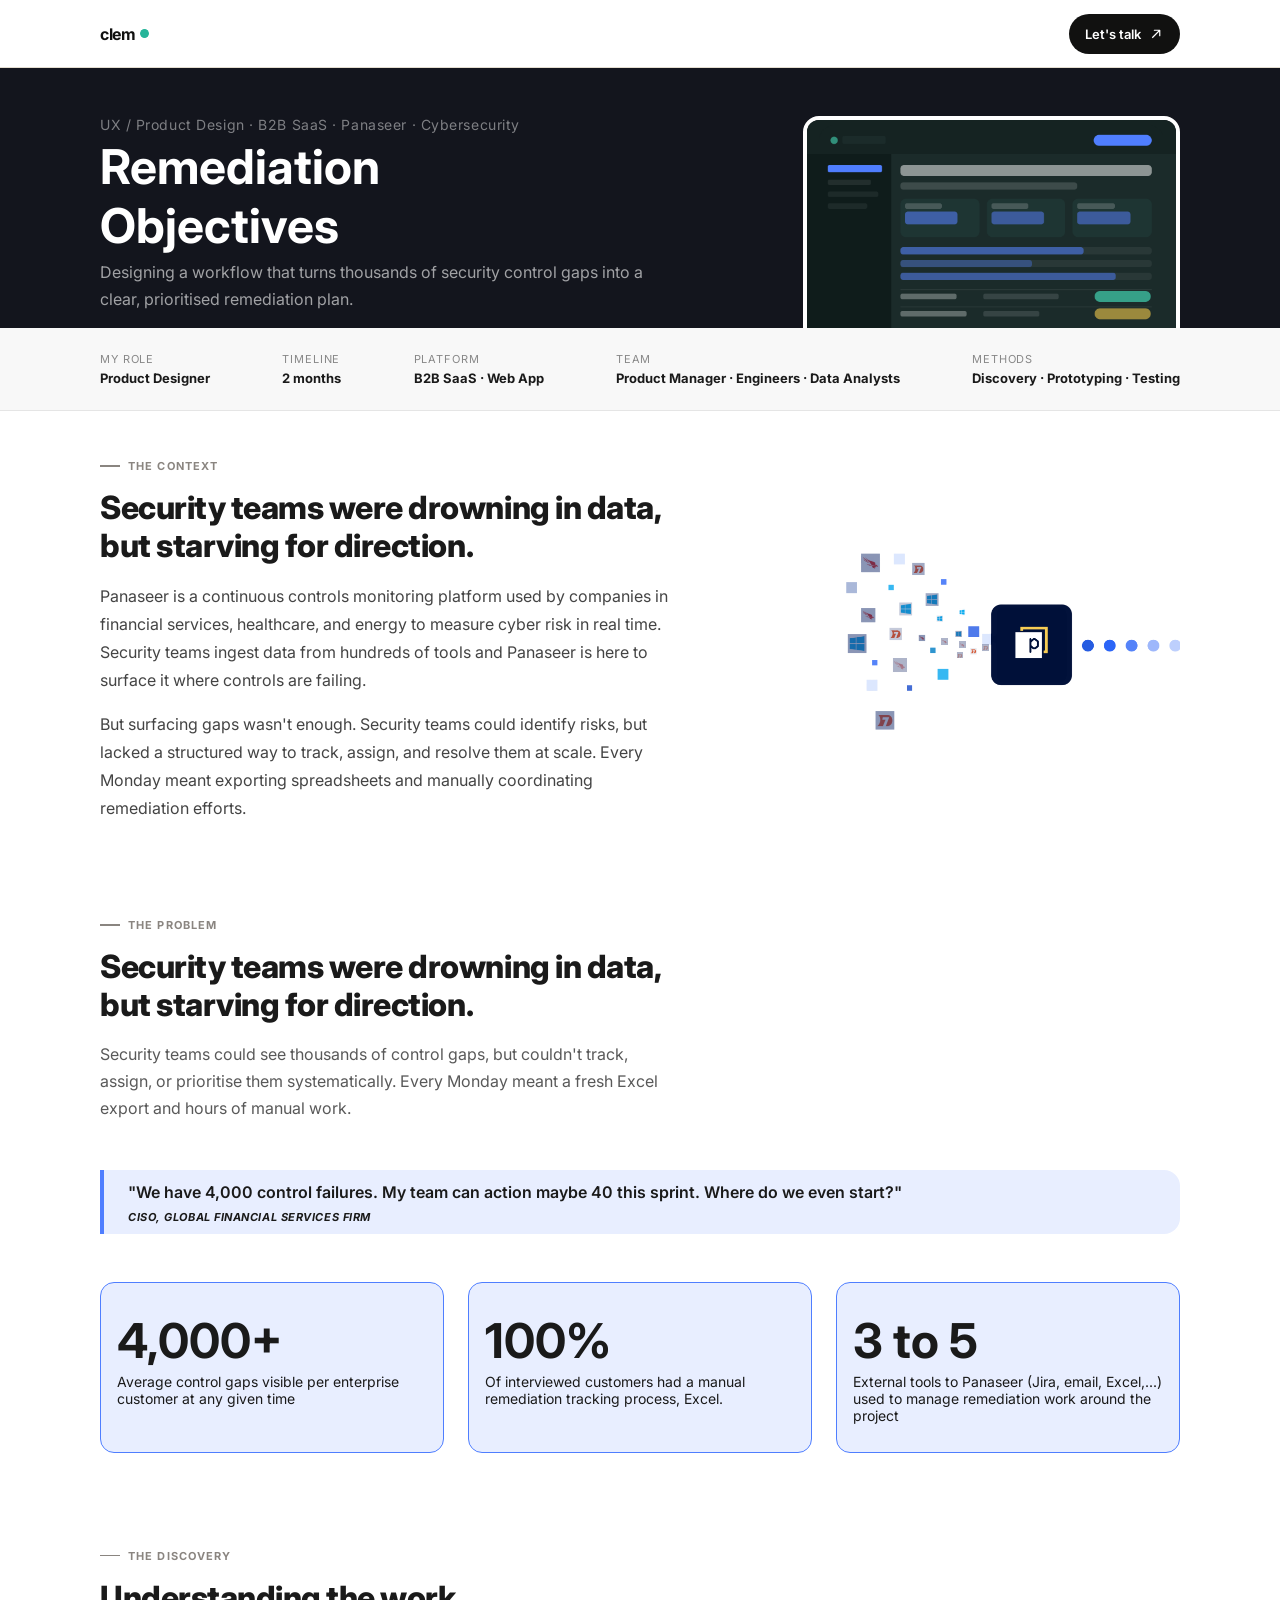
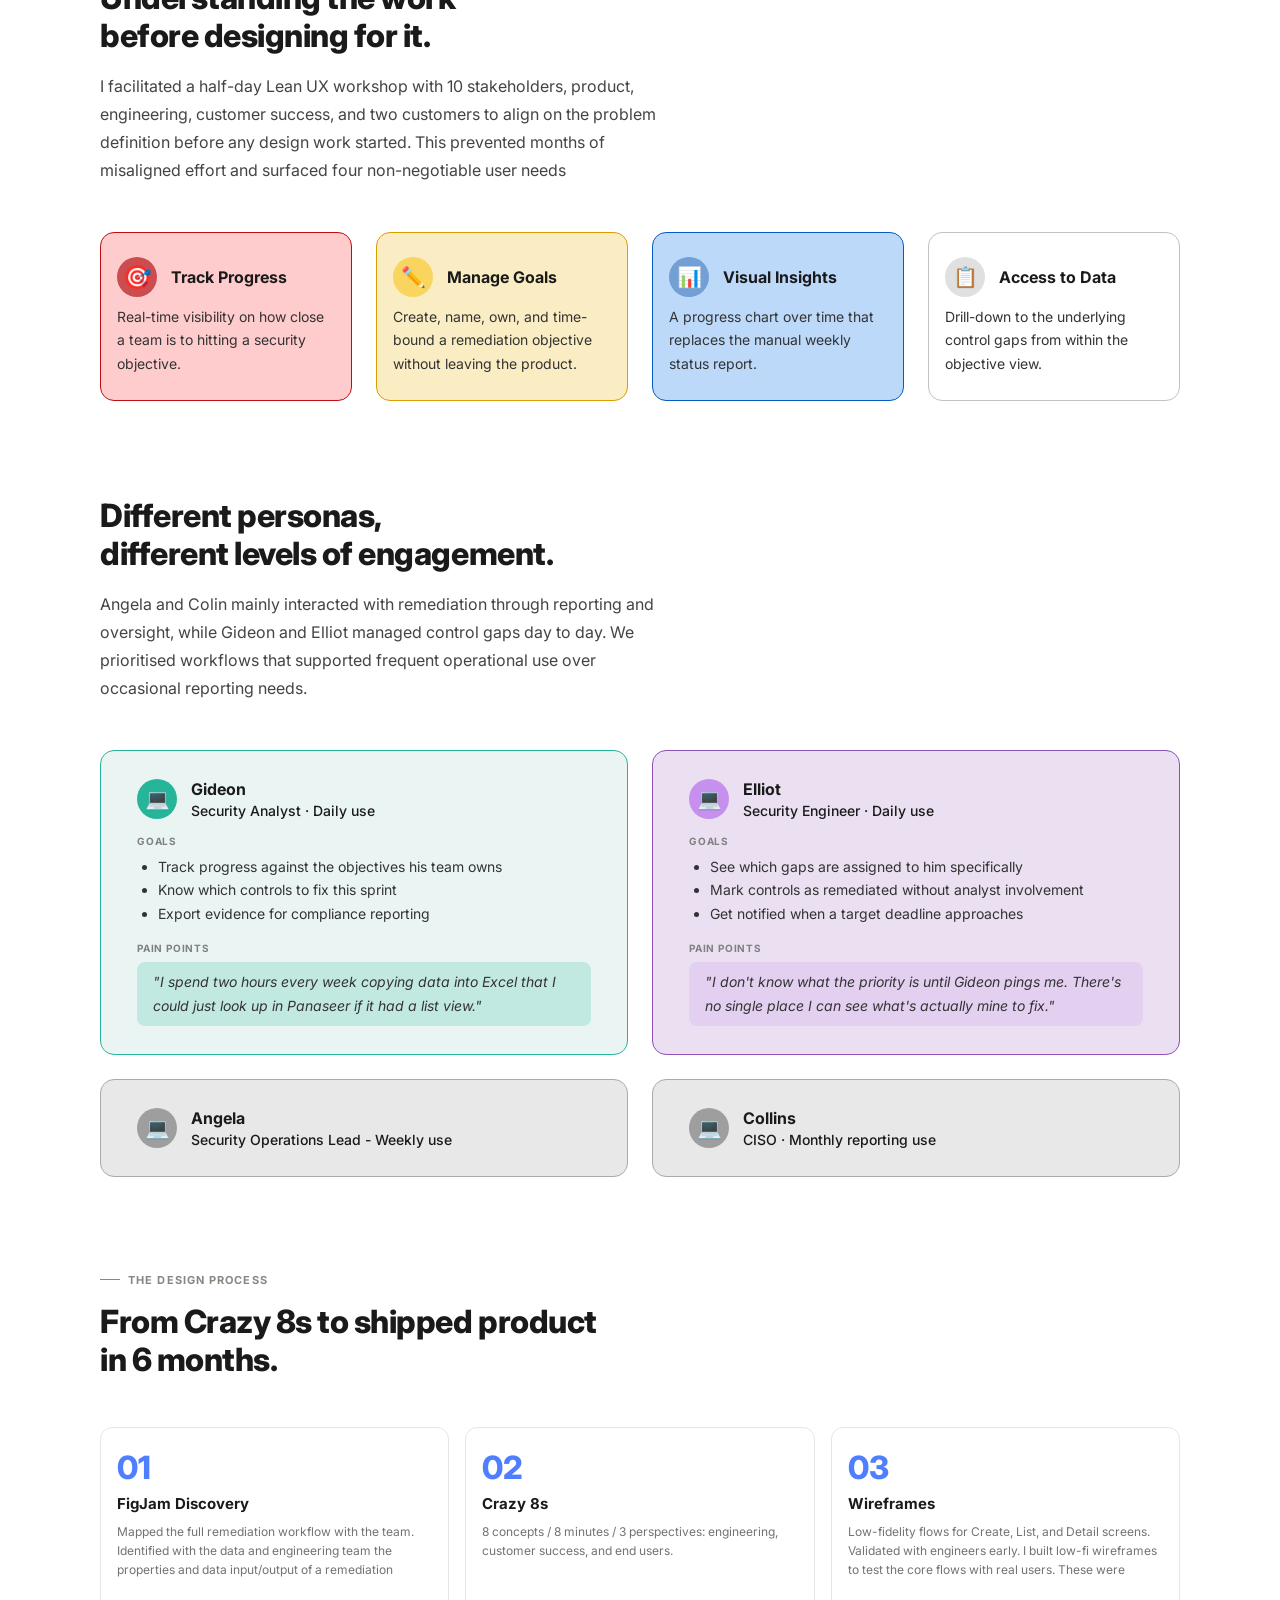
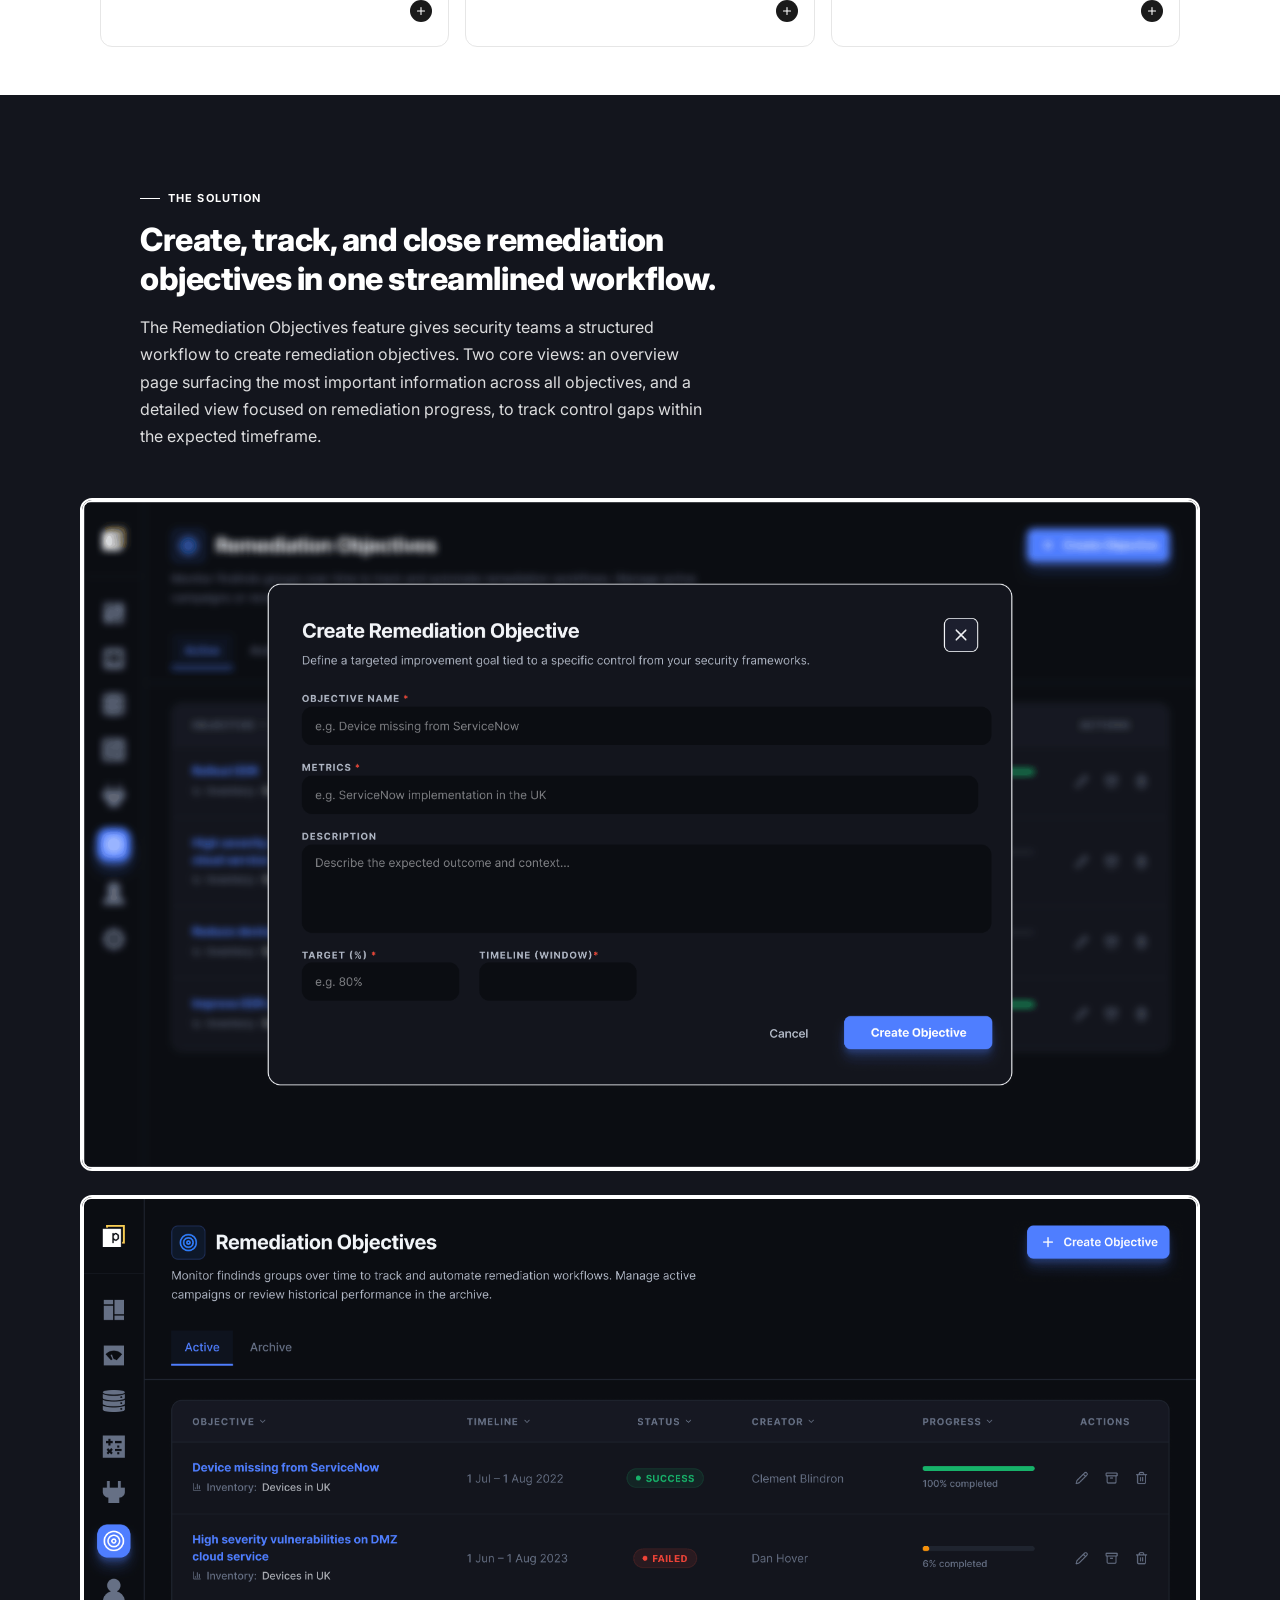
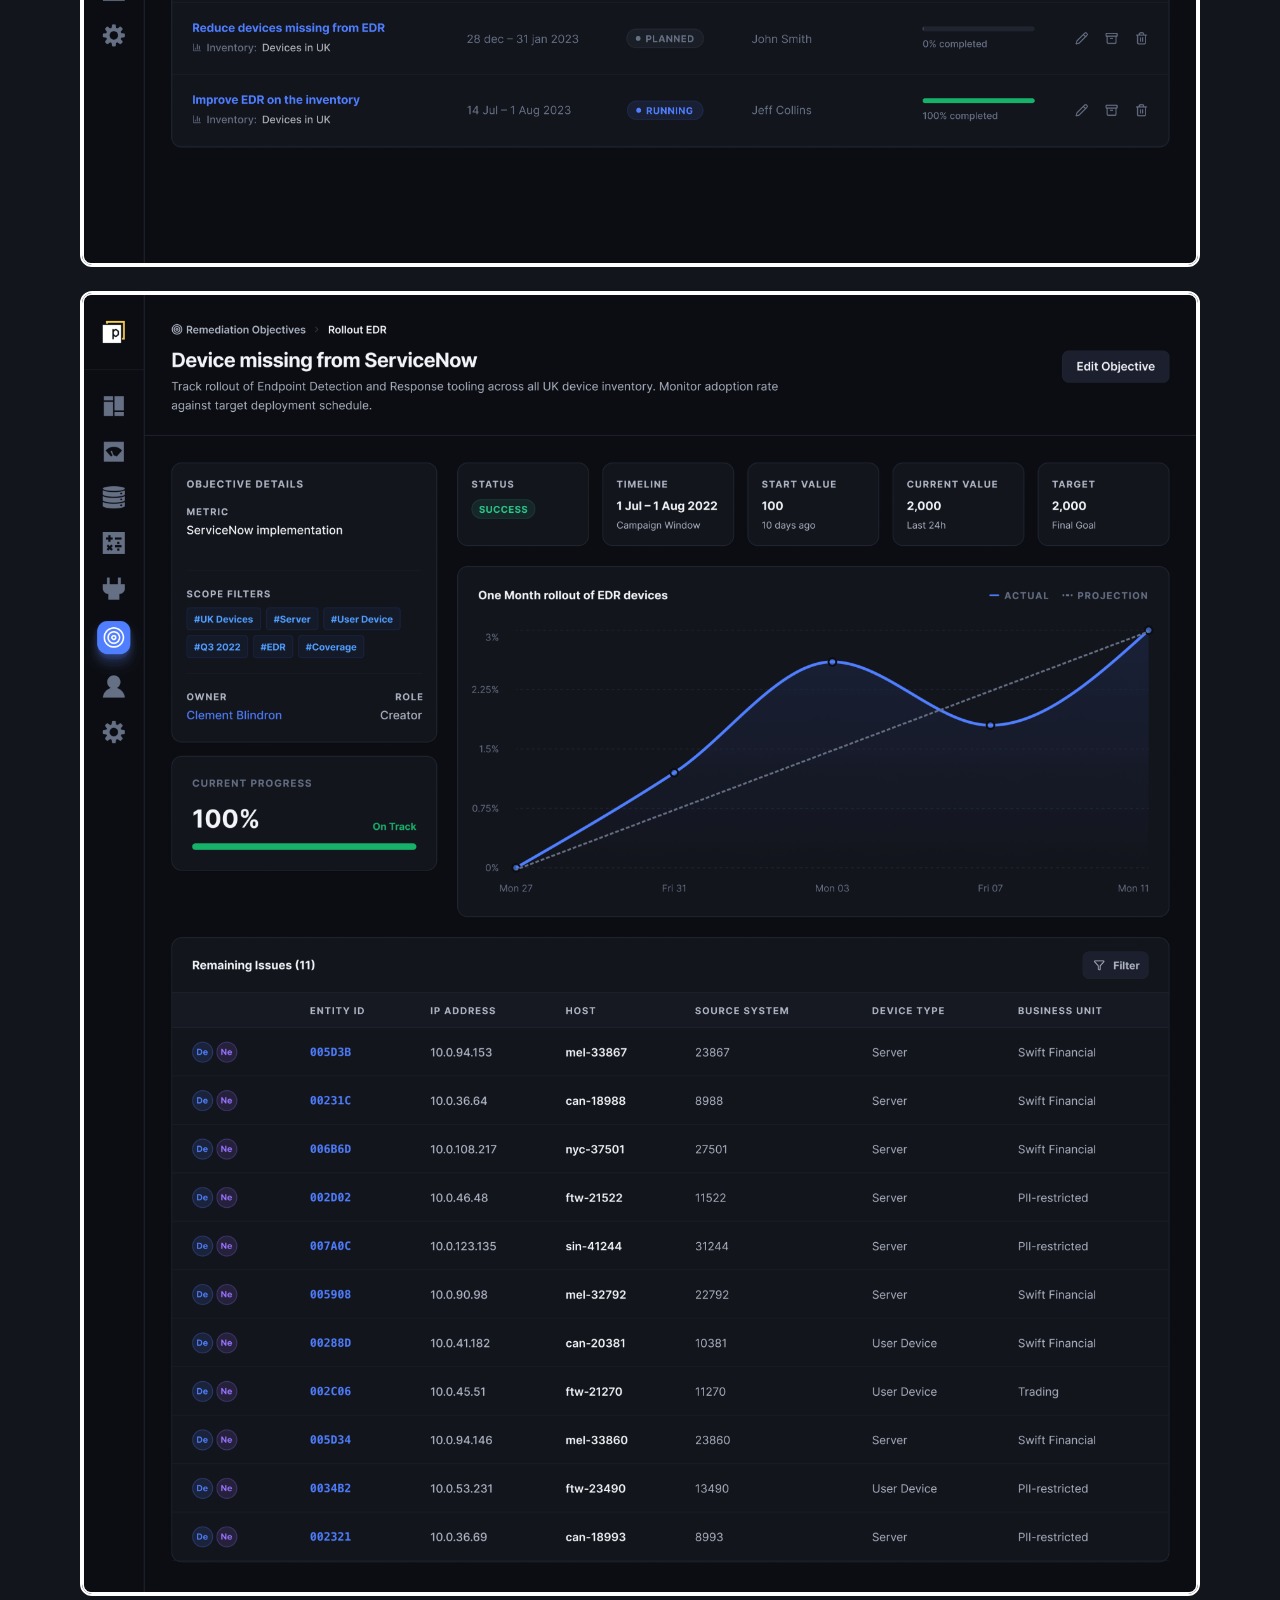
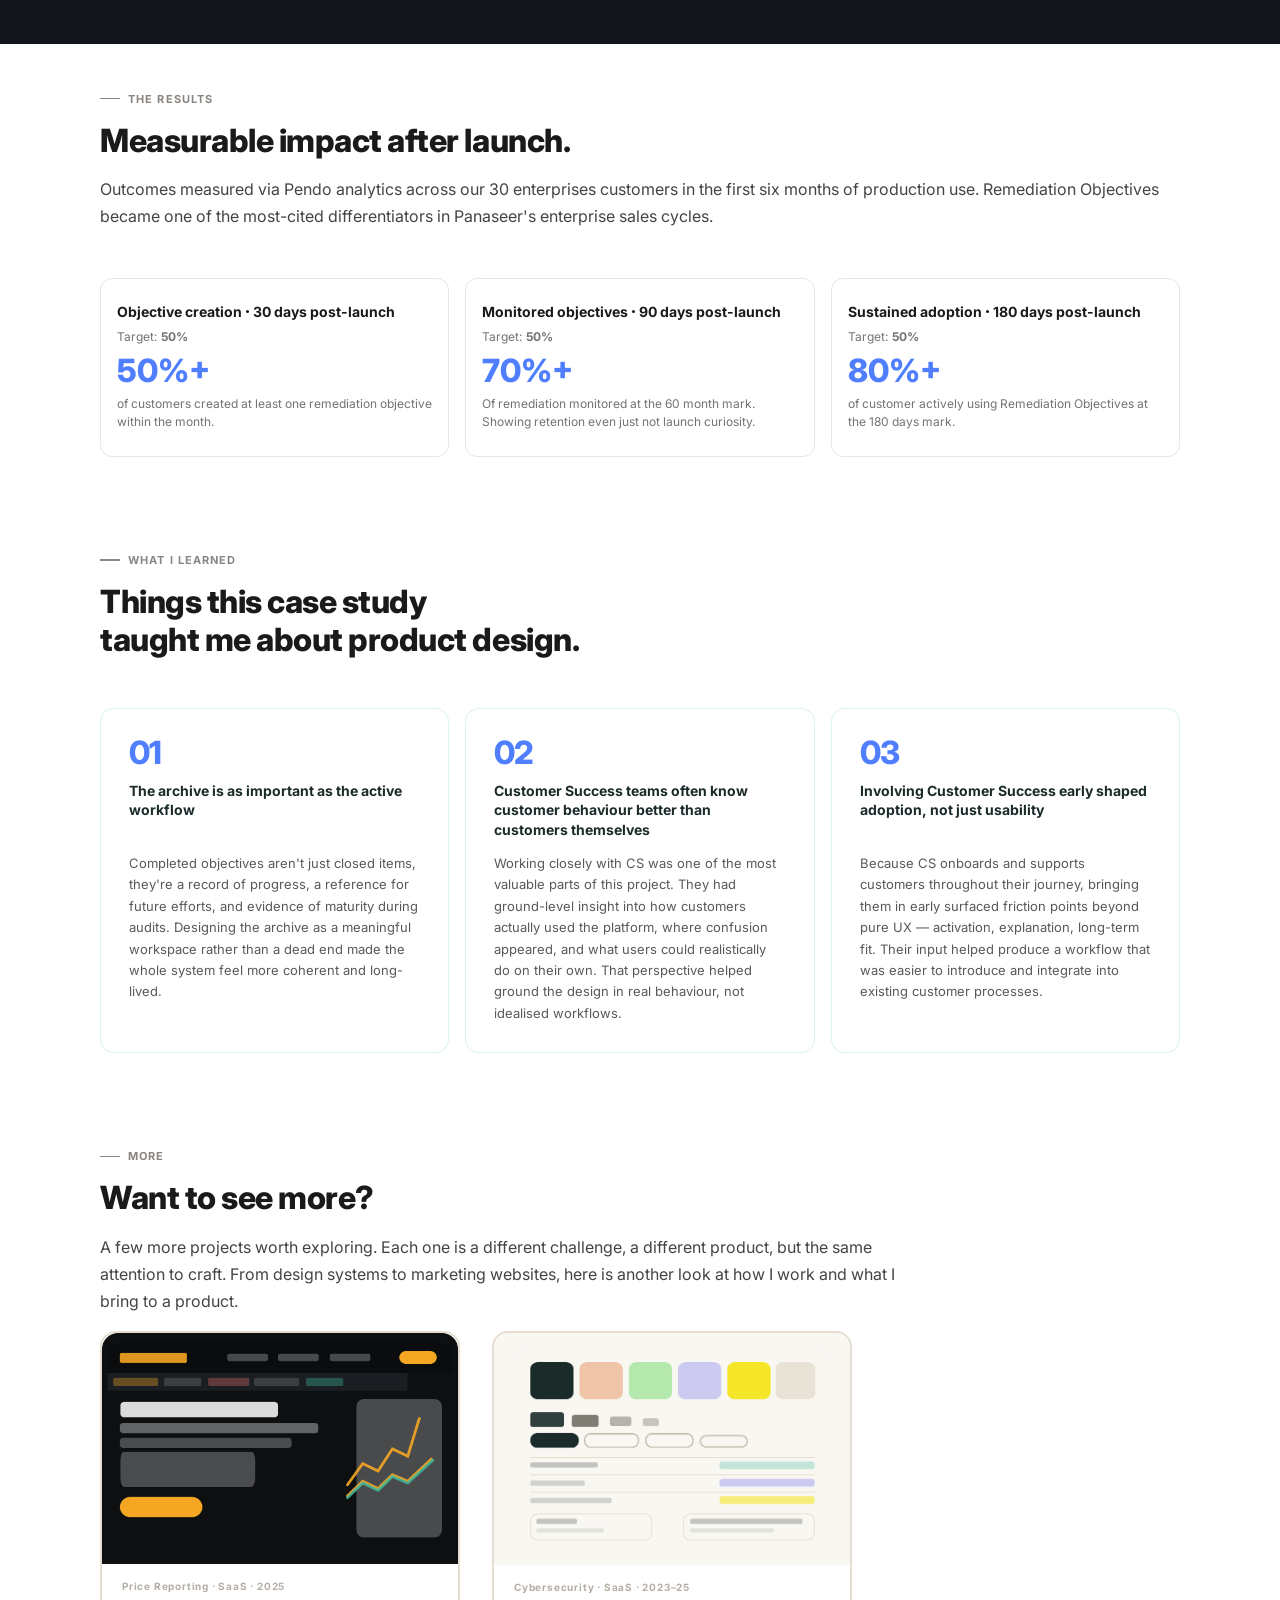
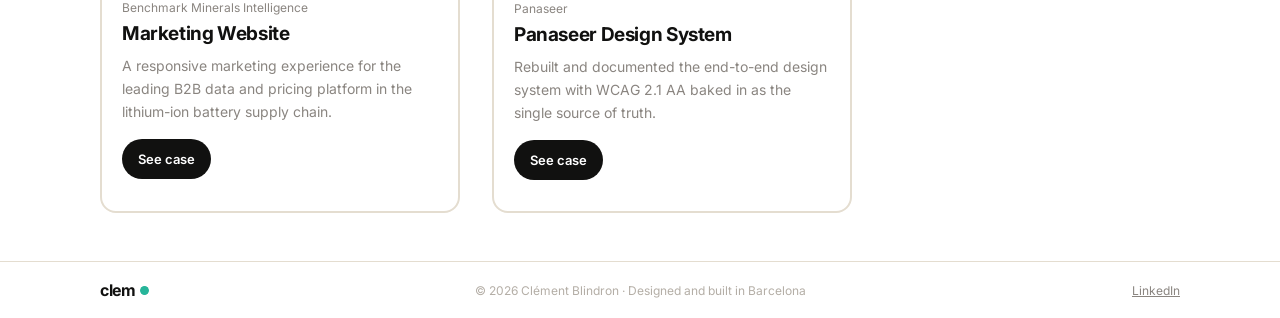
<file: remediation.html>
<!DOCTYPE html>
<html lang="en">
<head>
  <meta charset="UTF-8" />
  <meta name="viewport" content="width=device-width, initial-scale=1.0" />
  <title>Remediation Objectives · Clément Blindron</title>
  <meta name="description" content="Case study: Designing a workflow that turns thousands of security control gaps into a clear, prioritised remediation plan." />
  <meta name="author" content="Clément Blindron" />
  <meta property="og:title" content="Remediation Objectives · Clément Blindron" />
  <meta property="og:description" content="Case study: Designing a workflow that turns thousands of security control gaps into a clear, prioritised remediation plan." />
  <meta property="og:type" content="article" />
  <link rel="preconnect" href="https://fonts.googleapis.com" />
  <link rel="preconnect" href="https://fonts.gstatic.com" crossorigin />
  <link href="https://fonts.googleapis.com/css2?family=Inter:wght@400;500;600;700;800;900&display=swap" rel="stylesheet" />

  <style>
    /* ── RESET & BASE ───────────────────────────────────────── */
    *, *::before, *::after { box-sizing: border-box; margin: 0; padding: 0; }
    html { scroll-behavior: smooth; }
    body {
      font-family: 'Inter', sans-serif;
      color: #1a1a1a;
      background: #ffffff;
      -webkit-font-smoothing: antialiased;
      -moz-osx-font-smoothing: grayscale;
    }
    img { display: block; max-width: 100%; }
    a { text-decoration: none; color: inherit; }

    /* ── HEADER / NAV ───────────────────────────────────────── */
    .site-header {
      position: sticky;
      top: 0;
      z-index: 100;
      background: #ffffff;
      border-bottom: 1px solid #e4ddd0;
      height: 68px;
      display: flex;
      align-items: center;
      justify-content: center;
      padding: 18px 100px;
    }
    .site-header .header-inner {
      display: flex;
      align-items: center;
      justify-content: space-between;
      width: 100%;
      max-width: 1080px;
    }
    .site-header .logo {
      display: flex;
      align-items: center;
      gap: 4px;
      font-size: 16px;
      font-weight: 700;
      color: #111110;
      letter-spacing: -0.32px;
      line-height: normal;
      text-decoration: none;
    }
    @keyframes dot-pulse {
      0%   { box-shadow: 0 0 0 0   rgba(62, 207, 142, 0.55); }
      65%  { box-shadow: 0 0 0 6px rgba(62, 207, 142, 0.00); }
      100% { box-shadow: 0 0 0 0   rgba(62, 207, 142, 0.00); }
    }
    .site-header .logo-dot {
      width: 9px;
      height: 9px;
      border-radius: 50%;
      flex-shrink: 0;
      display: block;
      animation: dot-pulse 2s ease-out infinite;
    }
    .site-header .btn-talk {
      display: flex;
      align-items: center;
      gap: 4px;
      background: #111110;
      color: #ffffff;
      padding: 8px 16px;
      height: 40px;
      border-radius: 48px;
      font-size: 13px;
      font-weight: 600;
      line-height: normal;
      text-decoration: none;
      transition: opacity 0.15s ease;
      white-space: nowrap;
    }
    .site-header .btn-talk:hover { opacity: 0.85; }
    .site-header .btn-talk img { width: 16px; height: 16px; display: block; }

    /* ── SECTION LABEL PATTERN ──────────────────────────────── */
    .section-label {
      display: flex;
      align-items: center;
      gap: 8px;
    }
    .section-label__dash {
      background: #8a8580;
      height: 1.5px;
      width: 20px;
      flex-shrink: 0;
    }
    .section-label__text {
      font-size: 11px;
      font-weight: 700;
      color: #8a8580;
      letter-spacing: 1.1px;
      text-transform: uppercase;
      line-height: normal;
      white-space: nowrap;
    }

    /* ── HERO 1 ─────────────────────────────────────────────── */
    .hero1 {
      background: #13151d;
      width: 100%;
      height: 260px;
      overflow: hidden;
      display: flex;
      align-items: flex-start;
      justify-content: center;
      padding: 48px 130px 0 120px;
    }
    .hero1__inner {
      display: flex;
      align-items: flex-start;
      justify-content: space-between;
      width: 100%;
      max-width: 1080px;
    }
    .hero1__text {
      display: flex;
      flex-direction: column;
      gap: 4px;
    }
    .hero1__info {
      display: flex;
      flex-direction: column;
      gap: 4px;
    }
    .hero1__eyebrow {
      font-size: 14px;
      font-weight: 400;
      color: rgba(255,255,255,1);
      opacity: 0.45;
      letter-spacing: 0.56px;
      line-height: normal;
    }
    .hero1__title {
      font-size: 48px;
      font-weight: 700;
      color: #ffffff;
      line-height: normal;
      width: 380px;
    }
    .hero1__desc {
      font-size: 16px;
      font-weight: 400;
      color: rgba(255,255,255,1);
      opacity: 0.6;
      line-height: 1.7;
      width: 559px;
    }
    .hero1__thumb-wrap {
      position: relative;
      width: 377px;
      height: 243px;
      border: 4px solid #ffffff;
      border-radius: 16px;
      overflow: hidden;
      flex-shrink: 0;
    }
    .hero1__thumb-img {
      position: absolute;
      width: 109.51%;
      height: 133.43%;
      left: -4.76%;
      top: -22.51%;
      max-width: none;
    }

    /* ── META BAR ───────────────────────────────────────────── */
    .meta-bar {
      background: #f8f8f8;
      border-bottom: 1px solid #e5e5e5;
      display: flex;
      align-items: center;
      justify-content: center;
      padding: 24px 130px 24px 120px;
      flex-wrap: wrap;
      gap: 7px 0;
    }
    .meta-bar__inner {
      display: flex;
      align-items: center;
      justify-content: space-between;
      width: 100%;
      max-width: 1080px;
    }
    .meta-bar__item {
      display: flex;
      flex-direction: column;
      gap: 4px;
    }
    .meta-bar__label {
      font-size: 11px;
      font-weight: 400;
      color: #888888;
      letter-spacing: 0.88px;
      text-transform: uppercase;
      line-height: normal;
    }
    .meta-bar__value {
      font-size: 13px;
      font-weight: 700;
      color: #1a1a1a;
      line-height: normal;
    }

    /* ── GENERIC SECTION LAYOUT ─────────────────────────────── */
    .rem-section {
      display: flex;
      justify-content: center;
      padding: 48px 130px 48px 120px;
      width: 100%;
    }
    .rem-section__inner {
      display: flex;
      flex-direction: column;
      gap: 48px;
      width: 100%;
      max-width: 1080px;
    }
    .rem-section__top {
      display: flex;
      flex-direction: column;
      gap: 16px;
    }
    .rem-section__title {
      font-size: 32px;
      font-weight: 800;
      color: #1a1a1a;
      letter-spacing: -0.48px;
      line-height: 1.2;
    }
    .rem-section__body {
      font-size: 16px;
      font-weight: 400;
      color: #444444;
      line-height: 1.75;
    }

    /* ── HERO 2 — THE CONTEXT ───────────────────────────────── */
    .hero2__inner {
      display: flex;
      align-items: center;
      justify-content: space-between;
      width: 100%;
      max-width: 1080px;
    }
    .hero2__left {
      display: flex;
      flex-direction: column;
      gap: 16px;
      flex-shrink: 0;
    }
    .hero2__left .rem-section__title { width: 570px; }
    .hero2__body1 {
      font-size: 16px;
      font-weight: 400;
      color: #444;
      line-height: 1.75;
      width: 570px;
    }
    .hero2__body2 {
      font-size: 16px;
      font-weight: 400;
      color: #444;
      line-height: 1.75;
      width: 570px;
    }
    .hero2__picture {
      position: relative;
      width: 353px;
      flex-shrink: 0;
    }
    .hero2__screenshot {
      position: relative;
      width: 353px;
      height: 187px;
      border-radius: 16px;
      overflow: hidden;
    }
    .hero2__screenshot-img {
      position: absolute;
      width: 100%;
      height: 98.98%;
      top: -0.11%;
      left: 0;
      max-width: none;
      object-fit: cover;
    }
    .hero2__dots {
      position: absolute;
      inset: 0;
      pointer-events: none;
    }
    .hero2__dot {
      position: absolute;
      background: rgba(140,149,179,0.7);
    }

    /* ── HERO 3 — THE PROBLEM ───────────────────────────────── */
    .hero3__quote {
      background: #e8eeff;
      border-left: 4px solid #4f7eff;
      border-radius: 0 16px 16px 0;
      padding: 10px 24px;
      display: flex;
      flex-direction: column;
      gap: 4px;
    }
    .hero3__quote-text {
      font-size: 16px;
      font-weight: 600;
      color: #1a1a1a;
      line-height: 1.6;
    }
    .hero3__quote-attr {
      font-size: 11px;
      font-weight: 700;
      color: #1a1a1a;
      letter-spacing: 0.55px;
      text-transform: uppercase;
      line-height: normal;
    }
    .hero3__cards {
      display: flex;
      gap: 24px;
      align-items: stretch;
    }
    .discovery-card {
      flex: 1;
      min-width: 0;
      background: #e8eeff;
      border: 1px solid #4f7eff;
      border-radius: 14px;
      padding: 28px 16px;
      display: flex;
      flex-direction: column;
      gap: 3px;
    }
    .discovery-card__num {
      font-size: 48px;
      font-weight: 700;
      color: #1a1a1a;
      line-height: normal;
      white-space: nowrap;
    }
    .discovery-card__desc {
      font-size: 14px;
      font-weight: 400;
      color: #1a1a1a;
      line-height: normal;
    }
    .hero3__body {
      font-size: 16px;
      font-weight: 400;
      color: #595959;
      line-height: 1.7;
      width: 570px;
    }

    /* ── HERO 4 — THE DISCOVERY ─────────────────────────────── */
    #discovery-heading { width: 375px; }
    .hero4__body { width: 570px; }
    .need-cards {
      display: flex;
      gap: 24px;
      align-items: stretch;
    }
    .need-card {
      flex: 1;
      min-width: 0;
      border-radius: 14px;
      padding: 24px 16px;
      display: flex;
      flex-direction: column;
      gap: 8px;
      border-style: solid;
      border-width: 1px;
      overflow: hidden;
    }
    .need-card--red   { background: #ffcccd; border-color: #bf0e11; }
    .need-card--yellow{ background: #faedc4; border-color: #da9e00; }
    .need-card--blue  { background: #bdd9fa; border-color: #065bc2; }
    .need-card--white { background: #ffffff; border-color: #c3c2c1; }
    .need-card__header {
      display: flex;
      align-items: center;
      gap: 14px;
      width: 100%;
    }
    .need-card__icon {
      width: 40px;
      height: 40px;
      border-radius: 100px;
      display: flex;
      align-items: center;
      justify-content: center;
      flex-shrink: 0;
      font-size: 20px;
    }
    .need-card__icon--red    { background: #cb4d4f; font-size: 23px; }
    .need-card__icon--yellow { background: #f9d55f; }
    .need-card__icon--blue   { background: #719fd6; }
    .need-card__icon--white  { background: #e0e0e0; }
    .need-card__title {
      font-size: 16px;
      font-weight: 700;
      color: #1a1a1a;
      line-height: normal;
    }
    .need-card__desc {
      font-size: 14px;
      font-weight: 400;
      color: #333333;
      line-height: 1.7;
    }

    /* ── HERO 5 — PERSONAS ──────────────────────────────────── */
    .hero5__top-text { width: 570px; }
    .persona-grid {
      display: flex;
      flex-direction: column;
      gap: 24px;
    }
    .persona-row {
      display: flex;
      gap: 24px;
      align-items: stretch;
    }
    .persona-card {
      flex: 1;
      min-width: 0;
      border-radius: 14px;
      border-style: solid;
      border-width: 1px;
      padding: 28px 36px;
      display: flex;
      flex-direction: column;
      gap: 16px;
      overflow: hidden;
    }
    .persona-card--green  { background: #eaf5f3; border-color: #27b59a; }
    .persona-card--purple { background: #eae0f1; border-color: #8d51b8; }
    .persona-card--gray   { background: #e8e8e8; border-color: #aaaaaa; }
    .persona-card__header {
      display: flex;
      align-items: center;
      gap: 14px;
      overflow: hidden;
    }
    .persona-card__icon {
      width: 40px;
      height: 40px;
      border-radius: 100px;
      display: flex;
      align-items: center;
      justify-content: center;
      flex-shrink: 0;
      font-size: 20px;
    }
    .persona-card__icon--green  { background: #27b59a; }
    .persona-card__icon--purple { background: #c78fee; }
    .persona-card__icon--gray   { background: #9e9e9e; }
    .persona-card__name-col {
      display: flex;
      flex-direction: column;
      gap: 3px;
      overflow: hidden;
      white-space: nowrap;
    }
    .persona-card__name {
      font-size: 16px;
      font-weight: 700;
      color: #1a1a1a;
      line-height: normal;
    }
    .persona-card__role {
      font-size: 14px;
      font-weight: 500;
      color: #1a1a1a;
      line-height: normal;
    }
    .persona-card__section-label {
      font-size: 10px;
      font-weight: 700;
      color: #808080;
      letter-spacing: 0.8px;
      text-transform: uppercase;
      line-height: normal;
    }
    .persona-card__goals {
      font-size: 14px;
      font-weight: 400;
      color: #333333;
      line-height: 1.7;
      list-style: disc;
      padding-left: 21px;
      margin-top: 8px;
    }
    .persona-card__goals li { margin-bottom: 0; }
    .persona-card__quote-box {
      border-radius: 8px;
      padding: 8px 16px;
      display: flex;
      align-items: center;
      justify-content: center;
      margin-top: 8px;
    }
    .persona-card__quote-box--green  { background: rgba(39,181,154,0.2); }
    .persona-card__quote-box--purple { background: rgba(199,143,238,0.2); }
    .persona-card__quote-text {
      font-size: 14px;
      font-weight: 400;
      color: #333333;
      line-height: 1.7;
      font-style: italic;
    }

    /* ── HERO 6 — DESIGN PROCESS (accordion) ───────────────── */
    .design-cards {
      display: flex;
      gap: 16px;
      align-items: flex-start;
      justify-content: center;
      width: 100%;
    }

    /* ── Base card (collapsed) ── */
    .design-card {
      flex: 1 0 0;
      min-width: 258px;
      max-width: 360px;
      background: #ffffff;
      border: 1px solid #e6e6e6;
      border-radius: 12px;
      padding: 24px 16px;
      display: flex;
      flex-direction: column;
      gap: 10px;
      overflow: hidden;
      cursor: pointer;
      transition: min-width 2s cubic-bezier(0.4,0,0.2,1),
                  max-width 2s cubic-bezier(0.4,0,0.2,1);
    }

    /* ── Open card ── */
    .design-card--open {
      min-width: 632px;
      max-width: 632px;
      cursor: default;
    }
    .design-card--open.design-card--02 { padding: 24px; }

    /* ── Header row (num + close btn) ── */
    .design-card__header {
      display: flex;
      align-items: center;
      width: 100%;
      gap: 10px;
    }
    .design-card__num {
      font-size: 32px;
      font-weight: 800;
      color: #4f7eff;
      line-height: 1;
      flex-shrink: 0;
      white-space: nowrap;
    }

    /* Close button wrapper — only shown when card is open */
    .design-card__btn-wrap {
      flex: 1;
      display: none;
      align-items: center;
      justify-content: flex-end;
    }
    .design-card--open .design-card__btn-wrap { display: flex; }

    /* Shared button style — dark circle, white icon */
    .design-card__btn {
      width: 22px;
      height: 22px;
      background: #1a1a1a;
      border: none;
      border-radius: 50%;
      cursor: pointer;
      display: flex;
      align-items: center;
      justify-content: center;
      padding: 0;
      flex-shrink: 0;
    }
    .design-card__btn svg {
      width: 10px;
      height: 10px;
      transition: transform 2s cubic-bezier(0.4,0,0.2,1);
    }
    .design-card--open .design-card__btn svg { transform: rotate(45deg); }

    /* Title */
    .design-card__title {
      font-size: 15px;
      font-weight: 700;
      color: #1a1a1a;
      line-height: normal;
      white-space: nowrap;
    }

    /* Description — clipped when collapsed, full when open */
    .design-card__desc {
      font-size: 12px;
      font-weight: 400;
      color: #737373;
      line-height: 1.55;
      height: 57px;
      overflow: hidden;
      width: 100%;
    }
    .design-card--open .design-card__desc {
      height: auto;
      overflow: visible;
    }

    /* Footer (open btn at bottom — only shown when collapsed) */
    .design-card__footer {
      display: flex;
      align-items: center;
      justify-content: flex-end;
      width: 100%;
      margin-top: auto;
    }
    .design-card--open .design-card__footer { display: none; }

    /* ── Expandable content area ── */
    .design-card__expand {
      display: grid;
      grid-template-rows: 0fr;
      transition: grid-template-rows 2s cubic-bezier(0.4,0,0.2,1);
    }
    .design-card--open .design-card__expand { grid-template-rows: 1fr; }
    .design-card__expand-inner {
      overflow: hidden;
      display: flex;
      flex-direction: column;
      gap: 16px;
    }

    /* ── Card 01 expanded — journey images ── */
    .dc-journey {
      border: 1px solid #e6e6e6;
      border-radius: 8px;
      overflow: hidden;
      width: 100%;
      flex-shrink: 0;
      background: #fcfcfc;
    }
    .dc-journey img {
      width: 100%;
      height: 100%;
      object-fit: cover;
      display: block;
    }
    .dc-journey--1 { height: 358px; }
    .dc-journey--2 { height: 223px; }
    .dc-journey--3 { height: 565px; }

    /* ── Card 02 expanded — Crazy 8s images ── */
    .dc-crazy8s-grid {
      display: flex;
      flex-direction: column;
      gap: 27px;
      width: 100%;
    }
    .dc-crazy8s-row {
      display: flex;
      align-items: center;
      justify-content: space-between;
      width: 582.5px;
      flex-shrink: 0;
    }
    .dc-crazy8s-cell {
      width: 277.75px;
      background: #f8f8f8;
      border-radius: 32px;
      position: relative;
    }
    /* Inner aspect-ratio container — this is the clipping parent */
    .dc-crazy8s-inner {
      aspect-ratio: 273 / 200;
      width: 100%;
      position: relative;
      border-radius: 40px;
      overflow: hidden;
    }
    .dc-crazy8s-inner img {
      position: absolute;
      width: 434.8%;
      height: 249%;
      max-width: none;
      display: block;
    }
    .dc-perspectives {
      display: flex;
      flex-direction: column;
      gap: 16px;
      padding-top: 24px;
    }
    .dc-perspectives__heading {
      font-size: 14px;
      font-weight: 700;
      color: #1a1a1a;
      line-height: 1.55;
      text-decoration: underline;
    }
    .dc-perspective-card {
      background: #e5ecff;
      border: 1px solid #6d94ff;
      border-radius: 14px;
      padding: 24px 16px;
      display: flex;
      flex-direction: column;
      gap: 8px;
      overflow: hidden;
    }
    .dc-perspective-card__header {
      display: flex;
      align-items: center;
      gap: 8px;
    }
    .dc-perspective-card__icon {
      width: 20px;
      height: 20px;
      background: #90a9ec;
      border-radius: 100px;
      display: flex;
      align-items: center;
      justify-content: center;
      flex-shrink: 0;
      font-size: 10px;
    }
    .dc-perspective-card__title {
      font-size: 16px;
      font-weight: 700;
      color: #1a1a1a;
      line-height: normal;
    }
    .dc-perspective-card__body {
      font-size: 14px;
      font-weight: 400;
      color: #333333;
      line-height: 1.7;
    }

    /* ── Card 03 expanded — wireframe images ── */
    .dc-wireframe {
      border-radius: 16px;
      overflow: hidden;
      width: 100%;
      flex-shrink: 0;
    }
    .dc-wireframe--bordered { border: 1px solid #000000; }
    .dc-wireframe img {
      width: 100%;
      height: auto;
      display: block;
    }
    .dc-wireframe--1 { height: 417px; }
    .dc-wireframe--2 { height: 414px; }

    /* ── HERO 7 — THE SOLUTION ──────────────────────────────── */
    .hero7 {
      background: #13151d;
      display: flex;
      justify-content: center;
      padding: 96px 120px 48px;
      width: 100%;
    }
    .hero7__inner {
      display: flex;
      flex-direction: column;
      gap: 48px;
      width: 100%;
      max-width: 1171px;
    }
    .hero7__top {
      display: flex;
      flex-direction: column;
      gap: 16px;
      padding-left: 100px;
    }
    /* Section label overrides for dark background */
    .hero7 .section-label__dash { background: #ffffff; }
    .hero7 .section-label__text { color: #ffffff; }
    .hero7__title {
      font-size: 32px;
      font-weight: 800;
      color: #ffffff;
      letter-spacing: -0.48px;
      line-height: 1.2;
      max-width: 668px;
    }
    .hero7__body {
      font-size: 16px;
      font-weight: 400;
      color: rgba(255,255,255,0.85);
      line-height: 1.7;
      width: 570px;
    }
    .hero7__screens {
      display: flex;
      flex-direction: column;
      gap: 24px;
    }
    .hero7__screen {
      width: 100%;
      border-radius: 12px; /* Figma node 265:5205: rounded-[12px] */
      overflow: hidden;
      border: 2px solid #ffffff;
      background: #0b0d12;
    }
    .hero7__screen img {
      width: 100%;
      height: auto;
      display: block;
    }

    /* ── HERO 8 — THE RESULTS ───────────────────────────────── */
    .result-cards {
      display: flex;
      gap: 16px;
      align-items: stretch;
    }
    .result-card {
      flex: 1;
      min-width: 258px;
      max-width: 360px;
      background: #ffffff;
      border: 1px solid #e6e6e6;
      border-radius: 12px;
      padding: 24px 16px;
      display: flex;
      flex-direction: column;
      gap: 8px;
      overflow: hidden;
    }
    .result-card__header {
      display: flex;
      align-items: center;
      flex-wrap: wrap;
      gap: 4px; /* Figma node 114:4586: gap-[4px] */
    }
    .result-card__name {
      font-size: 14px; /* Figma: text-[14px] */
      font-weight: 700;
      color: #1a1a1a;
      line-height: normal;
      white-space: nowrap;
    }
    .result-card__dot {
      width: 3px;
      height: 3px;
      border-radius: 50%;
      background: #1a1a1a;
      flex-shrink: 0;
    }
    .result-card__timeframe {
      font-size: 14px; /* Figma: text-[14px] */
      font-weight: 700;
      color: #1a1a1a;
      line-height: normal;
      white-space: nowrap;
    }
    .result-card__target {
      display: flex;
      align-items: flex-start;
      gap: 4px;
      font-size: 12px;
      line-height: 1.55;
      color: #737373;
    }
    .result-card__target-label { font-weight: 400; }
    .result-card__target-val   { font-weight: 700; }
    .result-card__stat {
      font-size: 32px;
      font-weight: 800;
      color: #4f7eff;
      line-height: 1;
      white-space: nowrap;
    }
    .result-card__desc {
      font-size: 12px;
      font-weight: 400;
      color: #737373;
      line-height: 1.55;
    }
    .hero8__title {
      font-size: 32px;
      font-weight: 800;
      color: #1a1a1a;
      letter-spacing: -0.48px;
      line-height: 1.2;
    }
    .hero8__body {
      font-size: 16px;
      font-weight: 400;
      color: #444444;
      line-height: 1.7;
    }

    /* ── HERO 9 — WHAT I LEARNED ────────────────────────────── */
    .learn-cards {
      display: flex;
      gap: 16px;
      align-items: stretch;
    }
    .learn-card {
      flex: 1;
      min-width: 0;
      background: #ffffff;
      border: 1px solid rgba(39,181,154,0.15);
      border-radius: 14px;
      padding: 28px;
      display: flex;
      flex-direction: column;
      gap: 12px;
      overflow: hidden;
    }
    .learn-card__num {
      font-size: 32px;
      font-weight: 800;
      color: #4f7eff;
      letter-spacing: -0.96px;
      line-height: 1;
      white-space: nowrap;
    }
    .learn-card__title {
      font-size: 14px;
      font-weight: 700;
      color: #1b2b2a;
      line-height: 1.4;
      min-height: 60px;
    }
    .learn-card__desc {
      font-size: 13px;
      font-weight: 400;
      color: #595959;
      line-height: 1.65;
    }

    /* ── FOOTER ─────────────────────────────────────────────── */
    .site-footer {
      background: #ffffff;
      border-top: 1px solid #e4ddd0;
      display: flex;
      align-items: center;
      justify-content: center;
      padding: 18px 100px;
      min-height: 55px;
    }
    .site-footer__inner {
      display: flex;
      align-items: center;
      justify-content: space-between;
      width: 100%;
      max-width: 1080px;
    }
    .site-footer__logo {
      display: flex;
      align-items: center;
      gap: 4px;
    }
    .site-footer__logo-text {
      font-size: 16px;
      font-weight: 700;
      color: #111110;
      letter-spacing: -0.32px;
      line-height: normal;
    }
    .site-footer__logo-dot {
      width: 9px;
      height: 9px;
      border-radius: 50%;
      display: block;
      animation: dot-pulse 2s ease-out infinite;
    }
    .site-footer__copy {
      font-size: 12px;
      font-weight: 400;
      color: #b4aea6;
      line-height: normal;
      white-space: nowrap;
    }
    .site-footer__link {
      font-size: 12px;
      font-weight: 400;
      color: #8a8580;
      line-height: normal;
      text-decoration: underline;
      white-space: nowrap;
    }
    .site-footer__link:hover { color: #1a1a1a; }

    /* ── DESKTOP-ONLY SECTIONS ──────────────────────────────── */
    .desktop-only { display: block; }

    /* ── HERO 10 — WANT TO SEE MORE ─────────────────────────── */
    .hero10 {
      background: #ffffff;
      padding: 48px 130px 48px 120px;
      display: flex;
      flex-direction: column;
      align-items: center;
    }
    .hero10__content {
      display: flex;
      flex-direction: column;
      gap: 16px;
      width: 100%;
      max-width: 1080px;
      min-width: 1000px;
    }
    .hero10__heading {
      font-size: 32px;
      font-weight: 800;
      line-height: 1.2;
      letter-spacing: -0.48px;
      color: #1a1a1a;
      margin: 0;
    }
    .hero10__body {
      font-size: 16px;
      font-weight: 400;
      line-height: 1.7;
      color: #444444;
      width: 800px;
      margin: 0;
    }
    .hero10__cards {
      display: flex;
      flex-wrap: wrap;
      gap: 48px 32px;
      width: 1176px;
      align-content: center;
      align-items: center;
    }
    /* Cards — fully scoped, overrides every style.css responsive rule */
    .hero10 .project-card {
      display: flex;
      flex-direction: column;
      width: 360px;
      min-width: 360px;
      max-width: 360px;
      min-height: 482px;
      max-height: 482px;
      border: 2px solid #e4ddd0;
      border-radius: 16px;
      background: #ffffff;
      overflow: hidden;
      text-decoration: none;
      flex-shrink: 0;
      transition: transform 0.25s, box-shadow 0.25s;
    }
    .hero10 .project-card:hover {
      transform: translateY(-4px);
      box-shadow: 0 12px 32px rgba(17, 17, 16, 0.08);
    }
    .hero10 .project-card__thumb {
      width: 100%;
      height: 231px;
      position: relative;
      overflow: hidden;
      flex-shrink: 0;
      border-radius: 16px 16px 0 0;
    }
    .hero10 .project-card:last-child .project-card__thumb {
      height: 232px;
    }
    .hero10 .project-card__thumb img {
      width: 100%;
      height: 100%;
      object-fit: cover;
      display: block;
    }
    .hero10 .project-card__thumb--zoom-bmi img {
      position: absolute;
      width: 112.88%;
      height: 130.74%;
      max-width: none;
      left: -6.44%;
      top: -15.15%;
    }
    .hero10 .project-card__body {
      display: flex;
      flex-direction: column;
      gap: 8px;
      padding: 0 20px 20px;
    }
    .hero10 .project-card__tag {
      font-size: 10px;
      font-weight: 700;
      letter-spacing: 0.8px;
      color: #b4aea6;
      margin-top: 16px;
    }
    .hero10 .project-card__company {
      font-size: 12px;
      font-weight: 400;
      color: #8a8580;
    }
    .hero10 .project-card__title {
      font-size: 19px;
      font-weight: 700;
      letter-spacing: -0.38px;
      line-height: 1.2;
      color: #111110;
    }
    .hero10 .project-card__desc {
      font-size: 14px;
      font-weight: 400;
      line-height: 1.65;
      color: #8a8580;
    }
    .hero10 .project-card__cta {
      padding-top: 8px;
    }
    .hero10 .btn-see-case {
      display: inline-flex;
      align-items: center;
      height: 40px;
      padding: 8px 16px;
      background: #111110;
      color: #ffffff;
      font-size: 13px;
      font-weight: 600;
      border-radius: 48px;
      transition: opacity 0.2s;
    }
    .hero10 .btn-see-case:hover { opacity: 0.85; }

    /* ── ≤1280px — tighten horizontal padding ───────────────── */
    @media (max-width: 1280px) {
      .hero1    { padding-left: 80px; padding-right: 80px; }
      .meta-bar { padding-left: 80px; padding-right: 80px; }
      .rem-section { padding-left: 80px; padding-right: 80px; }
      .hero7    { padding-left: 80px; padding-right: 80px; }
      .hero7__top { padding-left: 60px; }
      .site-footer { padding-left: 80px; padding-right: 80px; }
      .hero10 { padding-left: 80px; padding-right: 80px; }
    }

    /* ── ≤1024px — header narrows to 32px padding ──────────── */
    @media (max-width: 1024px) {
      .site-header { padding: 18px 32px; }
    }

    /* ── TABLET ≤768px ──────────────────────────────────────── */
    @media (max-width: 768px) {
      /* Nav */
      .site-header { padding: 18px 32px; }
      .site-header .header-inner { width: 100%; }

      /* Hero 1 — tablet */
      .hero1 {
        height: 316px;
        padding: 56px 32px 0;
        flex-direction: row;
        align-items: flex-start;
        gap: 36px;
      }
      .hero1__inner {
        flex-direction: row;
        align-items: flex-start;
        gap: 36px;
        max-width: 100%;
      }
      .hero1__text { flex: 1; max-width: 356px; min-width: 356px; }
      .hero1__info { gap: 8px; }
      .hero1__title { font-size: 40px; width: 100%; }
      .hero1__desc { width: 100%; }
      .hero1__thumb-col {
        display: flex;
        flex-direction: column;
        padding-top: 80px;
        flex-shrink: 0;
      }
      .hero1__thumb-wrap {
        width: 323px;
        height: 208px;
        border-width: 4px;
        border-color: #ffffff;
      }

      /* Meta bar — hidden */
      .meta-bar { display: none !important; }

      /* Generic sections */
      .rem-section { padding: 48px 32px; }

      /* Hero 2 — stack */
      .hero2__inner {
        flex-direction: column;
        gap: 48px;
        max-width: 100%;
      }
      .hero2__left .rem-section__title { width: 100%; }
      .hero2__body1, .hero2__body2 { width: 100%; }

      /* Hero 3 — stack cards */
      .hero3__cards { flex-direction: column; }
      .hero3__body { width: 100%; }
      .discovery-card { min-width: 0; max-width: 100%; }

      /* Hero 4 — stack cards */
      .need-cards { flex-direction: column; gap: 24px; }
      .need-card { max-width: 100%; }
      .hero4__body { width: 100%; }

      /* Hero 5 — hidden */
      .hero5 { display: none !important; }

      /* Hero 6 — hidden */
      .hero6 { display: none !important; }

      /* Hero 7 */
      .hero7 { padding: 96px 32px 48px; }
      .hero7__top { max-width: 100%; padding-left: 0; }
      .hero7__title { font-size: 28px; max-width: 100%; }
      .hero7__body { width: 100%; }

      /* Hero 8 — bleed-scroll */
      .hero8 { overflow-x: hidden; }
      .result-cards {
        flex-direction: row;
        width: auto;
        margin: 0 -32px;
        padding: 0 32px 8px;
        overflow-x: auto;
        -webkit-overflow-scrolling: touch;
        scrollbar-width: none;
        gap: 16px;
      }
      .result-cards::-webkit-scrollbar { display: none; }
      .result-card { flex: 0 0 258px; flex-shrink: 0; min-width: unset; }

      /* Hero 9 — hidden */
      .hero9 { display: none !important; }

      /* Footer — stack */
      .site-footer { padding: 18px 16px; min-height: auto; }
      .site-footer__inner {
        flex-direction: column;
        gap: 16px;
        align-items: center;
        text-align: center;
      }

      /* Hero 10 — horizontal scroll carousel */
      .hero10 { padding: 48px 32px; overflow-x: hidden; }
      .hero10__content { min-width: unset; }
      .hero10__body { width: 100%; }
      .hero10__cards {
        flex-wrap: nowrap;
        overflow-x: auto;
        -webkit-overflow-scrolling: touch;
        scrollbar-width: none;
        gap: 32px;
        width: auto;
        margin-left: -32px;
        margin-right: -32px;
        padding: 0 32px 8px;
      }
      .hero10__cards::-webkit-scrollbar { display: none; }
    }

    /* ── MOBILE ≤402px ──────────────────────────────────────── */
    @media (max-width: 402px) {
      /* Nav */
      .site-header { padding: 18px 24px; }

      /* Hero 1 — stack */
      .hero1 { height: auto; overflow: visible; padding: 56px 24px 48px; flex-direction: column; gap: 0; }
      .hero1__inner { flex-direction: column; gap: 32px; max-width: 100%; }
      .hero1__text { max-width: 100%; padding-bottom: 0; }
      .hero1__info { gap: 8px; }
      .hero1__title { font-size: 40px; width: 100%; }
      .hero1__desc { width: 100%; }
      .hero1__thumb-col { padding-top: 0; width: 100%; }
      .hero1__thumb-wrap {
        width: 100%;
        max-width: 100%;
        height: auto;
        aspect-ratio: 323 / 208;
      }
      /* hero1__thumb-img inherits correct positioning from base: top: -22.51% */

      /* Generic sections */
      .rem-section { padding: 48px 24px; }

      /* Hero 7 */
      .hero7 { padding: 96px 24px 48px; }
      .hero7__top { padding-left: 0; }

      /* Hero 8 */
      .hero8 .rem-section { padding: 48px 24px; }
      .hero8 .result-cards { margin: 0 -24px; padding: 0 24px 8px; }

      /* Hero 10 — stacked */
      .hero10 { padding: 48px 24px; overflow-x: visible; }
      .hero10__body { width: 100%; }
      .hero10__cards {
        flex-direction: column;
        flex-wrap: nowrap;
        overflow-x: visible;
        gap: 48px;
        margin-left: 0;
        margin-right: 0;
        padding: 0;
      }
      .hero10 .project-card { width: 100%; min-width: 0; max-width: 360px; }
    }
  </style>
</head>
<body>

  <!-- ════ HEADER ════════════════════════════════════════════ -->
  <header class="site-header" role="banner">
    <div class="header-inner">
      <a href="index.html" class="logo" aria-label="Clément Blindron — home">
        clem
        <img class="logo-dot" src="./assets/bb812529-b02b-4815-a7a5-4ec8e4bef838.svg" alt="" aria-hidden="true" />
      </a>
      <a href="mailto:clement.blindron@gmail.com" class="btn-talk">
        Let's talk&nbsp;
        <img src="./assets/349dc878-f32c-4fcf-86f8-975a71416065.svg" alt="" aria-hidden="true" />
      </a>
    </div>
  </header>

  <main>

    <!-- ════ HERO 1 ════════════════════════════════════════════ -->
    <section class="hero1" aria-label="Remediation Objectives case study">
      <div class="hero1__inner">
        <div class="hero1__text">
          <div class="hero1__info">
            <p class="hero1__eyebrow">UX / Product Design · B2B SaaS · Panaseer · Cybersecurity</p>
            <h1 class="hero1__title">Remediation<br>Objectives</h1>
            <p class="hero1__desc">Designing a workflow that turns thousands of security control gaps into a clear, prioritised remediation plan.</p>
          </div>
        </div>
        <div class="hero1__thumb-col">
          <div class="hero1__thumb-wrap">
            <picture>
              <source media="(max-width: 402px)" srcset="./assets/8744ac4e-a8ba-46d9-9654-3d2a4718bc4b.png" />
              <img class="hero1__thumb-img" src="./assets/3cdcf16c-f93c-45ad-b43a-3acc202e03d8.png" alt="Remediation Objectives — product screenshot" />
            </picture>
          </div>
        </div>
      </div>
    </section>

    <!-- ════ META BAR ══════════════════════════════════════════ -->
    <aside class="meta-bar" aria-label="Project metadata">
      <div class="meta-bar__inner">
        <div class="meta-bar__item">
          <span class="meta-bar__label">My Role</span>
          <span class="meta-bar__value">Product Designer</span>
        </div>
        <div class="meta-bar__item">
          <span class="meta-bar__label">Timeline</span>
          <span class="meta-bar__value">2 months</span>
        </div>
        <div class="meta-bar__item">
          <span class="meta-bar__label">Platform</span>
          <span class="meta-bar__value">B2B SaaS · Web App</span>
        </div>
        <div class="meta-bar__item">
          <span class="meta-bar__label">Team</span>
          <span class="meta-bar__value">Product Manager · Engineers  ·  Data Analysts</span>
        </div>
        <div class="meta-bar__item">
          <span class="meta-bar__label">Methods</span>
          <span class="meta-bar__value">Discovery · Prototyping · Testing</span>
        </div>
      </div>
    </aside>

    <!-- ════ HERO 2 — THE CONTEXT ══════════════════════════════ -->
    <section class="rem-section" aria-labelledby="context-heading">
      <div class="hero2__inner">
        <div class="hero2__left">
          <div class="section-label">
            <span class="section-label__dash" aria-hidden="true"></span>
            <span class="section-label__text">The Context</span>
          </div>
          <h2 id="context-heading" class="rem-section__title">Security teams were drowning in data,<br>but starving for direction.</h2>
          <p class="hero2__body1">Panaseer is a continuous controls monitoring platform used by companies in financial services, healthcare, and energy to measure cyber risk in real time. Security teams ingest data from hundreds of tools and Panaseer is here to surface it where controls are failing.</p>
          <p class="hero2__body2">But surfacing gaps wasn't enough. Security teams could identify risks, but lacked a structured way to track, assign, and resolve them at scale. Every Monday meant exporting spreadsheets and manually coordinating remediation efforts.</p>
        </div>
        <div class="hero2__picture">
          <div class="hero2__screenshot">
            <!-- Figma node 123:5573 — "Screenshot 2026-05-12 at 10.58.19 AM 1" (353×187, rounded-16) -->
            <!-- TO SAVE LOCALLY: open src URL in browser → Save As → assets/hero2-context-screenshot.png, then update src -->
            <img class="hero2__screenshot-img" src="./assets/80929142-b06b-4540-bff8-c1765ec1a2d7.png" alt="Panaseer platform — security controls view" />
          </div>
          <!-- Decorative dots (positioned over the screenshot) -->
          <div class="hero2__dots" aria-hidden="true">
            <span class="hero2__dot" style="width:14px;height:14px;left:66px;top:111px;"></span>
            <span class="hero2__dot" style="width:7px;height:7px;left:114px;top:91px;"></span>
            <span class="hero2__dot" style="width:7px;height:7px;left:132px;top:94px;"></span>
            <span class="hero2__dot" style="width:6px;height:6px;left:130px;top:105px;"></span>
            <span class="hero2__dot" style="width:7px;height:7px;left:155px;top:97px;"></span>
          </div>
        </div>
      </div>
    </section>

    <!-- ════ HERO 3 — THE PROBLEM ══════════════════════════════ -->
    <section class="rem-section" aria-labelledby="problem-heading">
      <div class="rem-section__inner">
        <div class="rem-section__top">
          <div class="section-label">
            <span class="section-label__dash" aria-hidden="true"></span>
            <span class="section-label__text">The Problem</span>
          </div>
          <h2 id="problem-heading" class="rem-section__title">Security teams were drowning in data,<br>but starving for direction.</h2>
          <p class="hero3__body">Security teams could see thousands of control gaps, but couldn't track, assign, or prioritise them systematically. Every Monday meant a fresh Excel export and hours of manual work.</p>
        </div>

        <blockquote class="hero3__quote">
          <p class="hero3__quote-text">"We have 4,000 control failures. My team can action maybe 40 this sprint. Where do we even start?"</p>
          <cite class="hero3__quote-attr">CISO, Global Financial Services firm</cite>
        </blockquote>

        <div class="hero3__cards">
          <div class="discovery-card">
            <p class="discovery-card__num">4,000+</p>
            <p class="discovery-card__desc">Average control gaps visible per enterprise customer at any given time</p>
          </div>
          <div class="discovery-card">
            <p class="discovery-card__num">100%</p>
            <p class="discovery-card__desc">Of interviewed customers had a manual remediation tracking process, Excel.</p>
          </div>
          <div class="discovery-card">
            <p class="discovery-card__num">3 to 5</p>
            <p class="discovery-card__desc">External tools to Panaseer (Jira, email, Excel,...) used to manage remediation work around the project</p>
          </div>
        </div>
      </div>
    </section>

    <!-- ════ HERO 4 — THE DISCOVERY ════════════════════════════ -->
    <section class="rem-section" aria-labelledby="discovery-heading">
      <div class="rem-section__inner">
        <div class="rem-section__top">
          <div class="section-label">
            <span class="section-label__dash" aria-hidden="true"></span>
            <span class="section-label__text">The Discovery</span>
          </div>
          <h2 id="discovery-heading" class="rem-section__title">Understanding the work before designing for it.</h2>
          <p class="rem-section__body hero4__body">I facilitated a half-day Lean UX workshop with 10 stakeholders, product, engineering, customer success, and two customers to align on the problem definition before any design work started. This prevented months of misaligned effort and surfaced four non-negotiable user needs</p>
        </div>

        <div class="need-cards">
          <!-- Red card -->
          <div class="need-card need-card--red">
            <div class="need-card__header">
              <div class="need-card__icon need-card__icon--red">🎯</div>
              <span class="need-card__title">Track Progress</span>
            </div>
            <p class="need-card__desc">Real-time visibility on how close a team is to hitting a security objective.</p>
          </div>
          <!-- Yellow card -->
          <div class="need-card need-card--yellow">
            <div class="need-card__header">
              <div class="need-card__icon need-card__icon--yellow">✏️</div>
              <span class="need-card__title">Manage Goals</span>
            </div>
            <p class="need-card__desc">Create, name, own, and time-bound a remediation objective without leaving the product.</p>
          </div>
          <!-- Blue card -->
          <div class="need-card need-card--blue">
            <div class="need-card__header">
              <div class="need-card__icon need-card__icon--blue">📊</div>
              <span class="need-card__title">Visual Insights</span>
            </div>
            <p class="need-card__desc">A progress chart over time that replaces the manual weekly status report.</p>
          </div>
          <!-- White/gray card -->
          <div class="need-card need-card--white">
            <div class="need-card__header">
              <div class="need-card__icon need-card__icon--white">📋</div>
              <span class="need-card__title">Access to Data</span>
            </div>
            <p class="need-card__desc">Drill-down to the underlying control gaps from within the objective view.</p>
          </div>
        </div>
      </div>
    </section>

    <!-- ════ HERO 5 — PERSONAS (desktop only) ══════════════════ -->
    <section class="rem-section hero5" aria-labelledby="personas-heading">
      <div class="rem-section__inner">
        <div class="rem-section__top">
          <h2 id="personas-heading" class="rem-section__title hero5__top-text">Different personas,<br> different levels of engagement.</h2>
          <p class="rem-section__body hero5__top-text">Angela and Colin mainly interacted with remediation through reporting and oversight, while Gideon and Elliot managed control gaps day to day. We prioritised workflows that supported frequent operational use over occasional reporting needs.</p>
        </div>

        <div class="persona-grid">
          <!-- Top row: Full detail cards -->
          <div class="persona-row">
            <!-- Gideon -->
            <div class="persona-card persona-card--green">
              <div class="persona-card__header">
                <div class="persona-card__icon persona-card__icon--green">💻</div>
                <div class="persona-card__name-col">
                  <span class="persona-card__name">Gideon</span>
                  <span class="persona-card__role">Security Analyst · Daily use</span>
                </div>
              </div>
              <div>
                <p class="persona-card__section-label">GOALS</p>
                <ul class="persona-card__goals">
                  <li>Track progress against the objectives his team owns</li>
                  <li>Know which controls to fix this sprint</li>
                  <li>Export evidence for compliance reporting</li>
                </ul>
              </div>
              <div>
                <p class="persona-card__section-label">PAIN POINTS</p>
                <div class="persona-card__quote-box persona-card__quote-box--green">
                  <p class="persona-card__quote-text">"I spend two hours every week copying data into Excel that I could just look up in Panaseer if it had a list view."</p>
                </div>
              </div>
            </div>
            <!-- Elliot -->
            <div class="persona-card persona-card--purple">
              <div class="persona-card__header">
                <div class="persona-card__icon persona-card__icon--purple">💻</div>
                <div class="persona-card__name-col">
                  <span class="persona-card__name">Elliot</span>
                  <span class="persona-card__role">Security Engineer · Daily use</span>
                </div>
              </div>
              <div>
                <p class="persona-card__section-label">GOALS</p>
                <ul class="persona-card__goals">
                  <li>See which gaps are assigned to him specifically</li>
                  <li>Mark controls as remediated without analyst involvement</li>
                  <li>Get notified when a target deadline approaches</li>
                </ul>
              </div>
              <div>
                <p class="persona-card__section-label">PAIN POINTS</p>
                <div class="persona-card__quote-box persona-card__quote-box--purple">
                  <p class="persona-card__quote-text">"I don't know what the priority is until Gideon pings me. There's no single place I can see what's actually mine to fix."</p>
                </div>
              </div>
            </div>
          </div>
          <!-- Bottom row: Minimal cards -->
          <div class="persona-row">
            <!-- Angela -->
            <div class="persona-card persona-card--gray">
              <div class="persona-card__header">
                <div class="persona-card__icon persona-card__icon--gray">💻</div>
                <div class="persona-card__name-col">
                  <span class="persona-card__name">Angela</span>
                  <span class="persona-card__role">Security Operations Lead - Weekly use</span>
                </div>
              </div>
            </div>
            <!-- Collins -->
            <div class="persona-card persona-card--gray">
              <div class="persona-card__header">
                <div class="persona-card__icon persona-card__icon--gray">💻</div>
                <div class="persona-card__name-col">
                  <span class="persona-card__name">Collins</span>
                  <span class="persona-card__role">CISO · Monthly reporting use</span>
                </div>
              </div>
            </div>
          </div>
        </div>
      </div>
    </section>

    <!-- ════ HERO 6 — DESIGN PROCESS (desktop only) ════════════ -->
    <section class="rem-section hero6" aria-labelledby="process-heading">
      <div class="rem-section__inner">
        <div class="rem-section__top">
          <div class="section-label">
            <span class="section-label__dash" aria-hidden="true"></span>
            <span class="section-label__text">The Design Process</span>
          </div>
          <h2 id="process-heading" class="rem-section__title">From Crazy 8s to shipped product<br>in 6 months.</h2>
        </div>

        <div class="design-cards" id="design-cards">

          <!-- ── Card 01 — FigJam Discovery ── -->
          <div class="design-card design-card--01" data-index="0" tabindex="0" role="button" aria-expanded="false" aria-label="FigJam Discovery — expand for detail">
            <div class="design-card__header">
              <span class="design-card__num">01</span>
              <span class="design-card__btn-wrap" aria-hidden="true">
                <button class="design-card__btn" tabindex="-1">
                  <svg viewBox="0 0 14 14" fill="none" xmlns="http://www.w3.org/2000/svg">
                    <path d="M7 2v10M2 7h10" stroke="#ffffff" stroke-width="1.5" stroke-linecap="round"/>
                  </svg>
                </button>
              </span>
            </div>
            <p class="design-card__title">FigJam Discovery</p>
            <p class="design-card__desc">Mapped the full remediation workflow with the team. Identified with the data and engineering team the properties and data input/output of a remediation objective. The journey mapped two fundamental modes: creation (rare, deliberate) and monitoring (frequent, quick-scan). This split shaped the entire IA.</p>
            <!-- Expandable content -->
            <div class="design-card__expand" aria-hidden="true">
              <div class="design-card__expand-inner">
                <div class="dc-journey dc-journey--1">
                  <img src="./assets/e85ebb6a-76ee-405e-8068-4780564c524d.png" alt="User journey map — creation mode" loading="lazy" />
                </div>
                <div class="dc-journey dc-journey--2">
                  <img src="./assets/247a8060-a7e7-481f-bdb4-9bffc2f4e9fc.png" alt="User journey map — monitoring mode" loading="lazy" />
                </div>
                <div class="dc-journey dc-journey--3">
                  <img src="./assets/cdc6a61b-0eae-47b2-b4bc-5d547fcdbdaa.png" alt="Data model diagram" loading="lazy" />
                </div>
              </div>
            </div>
            <!-- Footer button (collapsed state only) -->
            <div class="design-card__footer" aria-hidden="true">
              <button class="design-card__btn" tabindex="-1" aria-label="Expand FigJam Discovery">
                <svg viewBox="0 0 14 14" fill="none" xmlns="http://www.w3.org/2000/svg">
                  <path d="M7 2v10M2 7h10" stroke="#ffffff" stroke-width="1.5" stroke-linecap="round"/>
                </svg>
              </button>
            </div>
          </div>

          <!-- ── Card 02 — Crazy 8s ── -->
          <div class="design-card design-card--02" data-index="1" tabindex="0" role="button" aria-expanded="false" aria-label="Crazy 8s — expand for detail">
            <div class="design-card__header">
              <span class="design-card__num">02</span>
              <span class="design-card__btn-wrap" aria-hidden="true">
                <button class="design-card__btn" tabindex="-1">
                  <svg viewBox="0 0 14 14" fill="none" xmlns="http://www.w3.org/2000/svg">
                    <path d="M7 2v10M2 7h10" stroke="#ffffff" stroke-width="1.5" stroke-linecap="round"/>
                  </svg>
                </button>
              </span>
            </div>
            <p class="design-card__title">Crazy 8s</p>
            <p class="design-card__desc">8 concepts / 8 minutes / 3 perspectives: engineering, customer success, and end users.</p>
            <!-- Expandable content -->
            <div class="design-card__expand" aria-hidden="true">
              <div class="design-card__expand-inner">
                <!-- 4-up Crazy 8s image grid (sprite-sheet crops from the same panoramic image) -->
                <div class="dc-crazy8s-grid">
                  <!-- Row 1 -->
                  <div class="dc-crazy8s-row">
                    <div class="dc-crazy8s-cell">
                      <div class="dc-crazy8s-inner">
                        <img src="./assets/72823bb0-8c88-4475-8171-3ce66d28a187.png" alt="Crazy 8s sketch 1" style="left:-1.1%;top:-1.5%;" loading="lazy" />
                      </div>
                    </div>
                    <div class="dc-crazy8s-cell">
                      <div class="dc-crazy8s-inner">
                        <img src="./assets/72823bb0-8c88-4475-8171-3ce66d28a187.png" alt="Crazy 8s sketch 2" style="left:-111.12%;top:-2.11%;" loading="lazy" />
                      </div>
                    </div>
                  </div>
                  <!-- Row 2 -->
                  <div class="dc-crazy8s-row">
                    <div class="dc-crazy8s-cell">
                      <div class="dc-crazy8s-inner">
                        <img src="./assets/72823bb0-8c88-4475-8171-3ce66d28a187.png" alt="Crazy 8s sketch 3" style="left:-222.32%;top:-1.8%;" loading="lazy" />
                      </div>
                    </div>
                    <div class="dc-crazy8s-cell">
                      <div class="dc-crazy8s-inner">
                        <img src="./assets/72823bb0-8c88-4475-8171-3ce66d28a187.png" alt="Crazy 8s sketch 4" style="left:-332.81%;top:-1.63%;" loading="lazy" />
                      </div>
                    </div>
                  </div>
                </div>
                <!-- 3 perspectives -->
                <div class="dc-perspectives">
                  <p class="dc-perspectives__heading">3 perspectives:</p>
                  <div class="dc-perspective-card">
                    <div class="dc-perspective-card__header">
                      <div class="dc-perspective-card__icon" aria-hidden="true">💻</div>
                      <p class="dc-perspective-card__title">Engineers Focused on data structure</p>
                    </div>
                    <p class="dc-perspective-card__body">Remediation objects needed to connect to control gaps, assets, and users at the same time. That's a complex relationship that shaped the entire information architecture. Most designers skip this conversation.</p>
                  </div>
                  <div class="dc-perspective-card">
                    <div class="dc-perspective-card__header">
                      <div class="dc-perspective-card__icon" aria-hidden="true">💻</div>
                      <p class="dc-perspective-card__title">Customer Success Focused on client feedbacks</p>
                    </div>
                    <p class="dc-perspective-card__body">Clients weren't asking for a better dashboard. They were asking: "Can I assign this to my engineer and know they've seen it?" That's an ownership problem, not a visualisation problem.</p>
                  </div>
                  <div class="dc-perspective-card">
                    <div class="dc-perspective-card__header">
                      <div class="dc-perspective-card__icon" aria-hidden="true">💻</div>
                      <p class="dc-perspective-card__title">End Users / Customers focused on Analyst expectations</p>
                    </div>
                    <p class="dc-perspective-card__body">Analysts think in deadlines and ownership, not risk scores. They wanted something closer to a ticket system — familiar, actionable, not another security tool.</p>
                  </div>
                </div>
              </div>
            </div>
            <!-- Footer button (collapsed state only) -->
            <div class="design-card__footer" aria-hidden="true">
              <button class="design-card__btn" tabindex="-1" aria-label="Expand Crazy 8s">
                <svg viewBox="0 0 14 14" fill="none" xmlns="http://www.w3.org/2000/svg">
                  <path d="M7 2v10M2 7h10" stroke="#ffffff" stroke-width="1.5" stroke-linecap="round"/>
                </svg>
              </button>
            </div>
          </div>

          <!-- ── Card 03 — Wireframes ── -->
          <div class="design-card design-card--03" data-index="2" tabindex="0" role="button" aria-expanded="false" aria-label="Wireframes — expand for detail">
            <div class="design-card__header">
              <span class="design-card__num">03</span>
              <span class="design-card__btn-wrap" aria-hidden="true">
                <button class="design-card__btn" tabindex="-1">
                  <svg viewBox="0 0 14 14" fill="none" xmlns="http://www.w3.org/2000/svg">
                    <path d="M7 2v10M2 7h10" stroke="#ffffff" stroke-width="1.5" stroke-linecap="round"/>
                  </svg>
                </button>
              </span>
            </div>
            <p class="design-card__title">Wireframes</p>
            <p class="design-card__desc">Low-fidelity flows for Create, List, and Detail screens. Validated with engineers early. I built low-fi wireframes to test the core flows with real users. These were deliberately rough — the goal was to validate structure, not visual design.</p>
            <!-- Expandable content -->
            <div class="design-card__expand" aria-hidden="true">
              <div class="design-card__expand-inner">
                <div class="dc-wireframe dc-wireframe--1 dc-wireframe--bordered">
                  <img src="./assets/8cc620ca-9e68-49d4-a1ee-81c06bcdc938.png" alt="Wireframe: Create remediation objective modal" loading="lazy" />
                </div>
                <div class="dc-wireframe dc-wireframe--2 dc-wireframe--bordered">
                  <img src="./assets/9b2631ff-496e-4e57-aeed-2ba2f8c0f3b8.png" alt="Wireframe: Remediation objectives list view" loading="lazy" />
                </div>
                <div class="dc-wireframe">
                  <img src="./assets/081feb16-d8a0-4f1e-a1ca-ca7c1a3e20ea.png" alt="Wireframe: Objective detail view" loading="lazy" />
                </div>
              </div>
            </div>
            <!-- Footer button (collapsed state only) -->
            <div class="design-card__footer" aria-hidden="true">
              <button class="design-card__btn" tabindex="-1" aria-label="Expand Wireframes">
                <svg viewBox="0 0 14 14" fill="none" xmlns="http://www.w3.org/2000/svg">
                  <path d="M7 2v10M2 7h10" stroke="#ffffff" stroke-width="1.5" stroke-linecap="round"/>
                </svg>
              </button>
            </div>
          </div>

        </div><!-- /.design-cards -->
      </div>
    </section>

    <!-- ════ HERO 7 — THE SOLUTION ══════════════════════════════ -->
    <section class="hero7" aria-labelledby="solution-heading">
      <div class="hero7__inner">
        <div class="hero7__top">
          <div class="section-label">
            <span class="section-label__dash" aria-hidden="true"></span>
            <span class="section-label__text">The Solution</span>
          </div>
          <h2 id="solution-heading" class="hero7__title">Create, track, and close remediation objectives in one streamlined workflow.</h2>
          <p class="hero7__body">The Remediation Objectives feature gives security teams a structured workflow to create remediation objectives. Two core views: an overview page surfacing the most important information across all objectives, and a detailed view focused on remediation progress, to track control gaps within the expected timeframe.</p>
        </div>

        <div class="hero7__screens">
          <!-- Screen 1 — Create Remediation Objective modal (node 123:5698) -->
          <figure class="hero7__screen">
            <img src="./assets/0d56600b-b7a4-4276-a6a5-0773e37dad01.png"
                 alt="Remediation Objectives — Create Objective modal overlaid on the list view"
                 style="width:100%;height:auto;display:block;" />
          </figure>
          <!-- Screen 2 — Remediation Objectives list view (node 123:6016) -->
          <figure class="hero7__screen">
            <img src="./assets/233b8eb6-badf-431a-ac12-ec3e232952a5.png"
                 alt="Remediation Objectives — Priority-ordered list with status, owner and progress indicators"
                 style="width:100%;height:auto;display:block;" />
          </figure>
          <!-- Screen 3 — Device missing from ServiceNow detail page (node 123:6290) -->
          <figure class="hero7__screen">
            <img src="./assets/ae7f3194-5635-4bbd-9ad2-212249592d9c.png"
                 alt="Remediation Objectives — Objective detail view with progress chart and remaining issues table"
                 style="width:100%;height:auto;display:block;" />
          </figure>
        </div>
      </div>
    </section>

    <!-- ════ HERO 8 — THE RESULTS ═══════════════════════════════ -->
    <section class="rem-section hero8" aria-labelledby="results-heading">
      <div class="rem-section__inner">
        <div class="rem-section__top">
          <div class="section-label">
            <span class="section-label__dash" aria-hidden="true"></span>
            <span class="section-label__text">The Results</span>
          </div>
          <h2 id="results-heading" class="hero8__title">Measurable impact after launch.</h2>
          <p class="hero8__body">Outcomes measured via Pendo analytics across our 30 enterprises customers in the first six months of production use. Remediation Objectives became one of the most-cited differentiators in Panaseer's enterprise sales cycles.</p>
        </div>

        <div class="result-cards">
          <!-- Card 1 -->
          <div class="result-card">
            <div class="result-card__header">
              <span class="result-card__name">Objective creation</span>
              <span class="result-card__dot" aria-hidden="true"></span>
              <span class="result-card__timeframe">30 days post-launch</span>
            </div>
            <div class="result-card__target">
              <span class="result-card__target-label">Target:</span>
              <span class="result-card__target-val">50%</span>
            </div>
            <p class="result-card__stat">50%+</p>
            <p class="result-card__desc">of customers created at least one remediation objective within the month.</p>
          </div>
          <!-- Card 2 -->
          <div class="result-card">
            <div class="result-card__header">
              <span class="result-card__name">Monitored objectives</span>
              <span class="result-card__dot" aria-hidden="true"></span>
              <span class="result-card__timeframe">90 days post-launch</span>
            </div>
            <div class="result-card__target">
              <span class="result-card__target-label">Target:</span>
              <span class="result-card__target-val">50%</span>
            </div>
            <p class="result-card__stat">70%+</p>
            <p class="result-card__desc">Of remediation monitored at the 60 month mark. Showing retention even just not launch curiosity.</p>
          </div>
          <!-- Card 3 -->
          <div class="result-card">
            <div class="result-card__header">
              <span class="result-card__name">Sustained adoption</span>
              <span class="result-card__dot" aria-hidden="true"></span>
              <span class="result-card__timeframe">180 days post-launch</span>
            </div>
            <div class="result-card__target">
              <span class="result-card__target-label">Target:</span>
              <span class="result-card__target-val">50%</span>
            </div>
            <p class="result-card__stat">80%+</p>
            <p class="result-card__desc">of customer actively using Remediation Objectives at the 180 days mark.</p>
          </div>
        </div>
      </div>
    </section>

    <!-- ════ HERO 9 — WHAT I LEARNED (desktop only) ════════════ -->
    <section class="rem-section hero9" aria-labelledby="learned-heading">
      <div class="rem-section__inner">
        <div class="rem-section__top">
          <div class="section-label">
            <span class="section-label__dash" aria-hidden="true"></span>
            <span class="section-label__text">What I Learned</span>
          </div>
          <h2 id="learned-heading" class="rem-section__title">Things this case study<br>taught me about product design.</h2>
        </div>

        <div class="learn-cards">
          <!-- Card 01 -->
          <div class="learn-card">
            <p class="learn-card__num">01</p>
            <p class="learn-card__title">The archive is as important as the active workflow</p>
            <p class="learn-card__desc">Completed objectives aren't just closed items, they're a record of progress, a reference for future efforts, and evidence of maturity during audits. Designing the archive as a meaningful workspace rather than a dead end made the whole system feel more coherent and long-lived.</p>
          </div>
          <!-- Card 02 -->
          <div class="learn-card">
            <p class="learn-card__num">02</p>
            <p class="learn-card__title">Customer Success teams often know customer behaviour better than customers themselves</p>
            <p class="learn-card__desc">Working closely with CS was one of the most valuable parts of this project. They had ground-level insight into how customers actually used the platform, where confusion appeared, and what users could realistically do on their own. That perspective helped ground the design in real behaviour, not idealised workflows.</p>
          </div>
          <!-- Card 03 -->
          <div class="learn-card">
            <p class="learn-card__num">03</p>
            <p class="learn-card__title">Involving Customer Success early shaped adoption, not just usability</p>
            <p class="learn-card__desc">Because CS onboards and supports customers throughout their journey, bringing them in early surfaced friction points beyond pure UX — activation, explanation, long-term fit. Their input helped produce a workflow that was easier to introduce and integrate into existing customer processes.</p>
          </div>
        </div>
      </div>
    </section>

    <!-- ════ HERO 10 — WANT TO SEE MORE ════════════════════════ -->
    <section class="hero10" aria-labelledby="more-heading">
      <div class="hero10__content">
        <div class="section-label">
          <span class="section-label__dash" aria-hidden="true"></span>
          <span class="section-label__text">More</span>
        </div>
        <h2 id="more-heading" class="hero10__heading">Want to see more?</h2>
        <p class="hero10__body">A few more projects worth exploring. Each one is a different challenge, a different product, but the same attention to craft. From design systems to marketing websites, here is another look at how I work and what I bring to a product.</p>
        <div class="hero10__cards">

          <!-- Card 1: BMI Marketing Website -->
          <a href="bmi.html" class="project-card" aria-label="View Benchmark Mineral Intelligence case study">
            <div class="project-card__thumb project-card__thumb--zoom-bmi">
              <img src="./assets/42e90052-a4f8-4c08-b75d-5e6f16475ea4.png"
                   alt="Benchmark Mineral Intelligence — marketing website" loading="lazy" />
            </div>
            <div class="project-card__body">
              <p class="project-card__tag">Price Reporting · SaaS · 2025</p>
              <p class="project-card__company">Benchmark Minerals Intelligence</p>
              <h3 class="project-card__title">Marketing Website</h3>
              <p class="project-card__desc">A responsive marketing experience for the leading B2B data and pricing platform in the lithium-ion battery supply chain.</p>
              <div class="project-card__cta">
                <span class="btn-see-case">See case</span>
              </div>
            </div>
          </a>

          <!-- Card 2: Panaseer Design System -->
          <a href="#" class="project-card" aria-label="Panaseer Design System — coming soon">
            <div class="project-card__thumb">
              <img src="./assets/e00bfd32-7eeb-4ce4-8d43-77586cd1f1fb.png"
                   alt="Panaseer Design System" loading="lazy" />
            </div>
            <div class="project-card__body">
              <p class="project-card__tag">Cybersecurity · SaaS · 2023–25</p>
              <p class="project-card__company">Panaseer</p>
              <h3 class="project-card__title">Panaseer Design System</h3>
              <p class="project-card__desc">Rebuilt and documented the end-to-end design system with WCAG 2.1 AA baked in as the single source of truth.</p>
              <div class="project-card__cta">
                <span class="btn-see-case">See case</span>
              </div>
            </div>
          </a>

        </div>
      </div>
    </section>

  </main>

  <!-- ════ FOOTER ════════════════════════════════════════════ -->
  <footer class="site-footer" role="contentinfo">
    <div class="site-footer__inner">
      <div class="site-footer__logo">
        <span class="site-footer__logo-text">clem</span>
        <img class="site-footer__logo-dot" src="./assets/bb812529-b02b-4815-a7a5-4ec8e4bef838.svg" alt="" aria-hidden="true" />
      </div>
      <p class="site-footer__copy">© 2026 Clément Blindron · Designed and built in Barcelona</p>
      <a href="https://www.linkedin.com/in/clement-blindron/" class="site-footer__link" target="_blank" rel="noopener noreferrer">LinkedIn</a>
    </div>
  </footer>


  <script>
    /* ── Hero 6 Accordion ─────────────────────────────────────────
       • Only one card open at a time
       • 2-second smooth transition (handled by CSS)
       • Clicking anywhere on a collapsed card opens it
       • Clicking the open card (outside expanded content) closes it
       • stopPropagation on expanded content prevents accidental close
    ─────────────────────────────────────────────────────────────── */
    (function () {
      var cards = document.querySelectorAll('#design-cards .design-card');

      function closeCard(card) {
        card.classList.remove('design-card--open');
        card.setAttribute('aria-expanded', 'false');
        card.querySelectorAll('.design-card__expand').forEach(function (el) {
          el.setAttribute('aria-hidden', 'true');
        });
      }

      function openCard(card) {
        cards.forEach(function (c) { if (c !== card) closeCard(c); });
        card.classList.add('design-card--open');
        card.setAttribute('aria-expanded', 'true');
        card.querySelectorAll('.design-card__expand').forEach(function (el) {
          el.setAttribute('aria-hidden', 'false');
        });
      }

      function toggleCard(card) {
        if (card.classList.contains('design-card--open')) {
          closeCard(card);
        } else {
          openCard(card);
        }
      }

      cards.forEach(function (card) {
        /* Prevent clicks inside expanded content from toggling the card */
        var inner = card.querySelector('.design-card__expand-inner');
        if (inner) {
          inner.addEventListener('click', function (e) { e.stopPropagation(); });
        }

        /* Click anywhere else on the card toggles it */
        card.addEventListener('click', function () { toggleCard(card); });

        /* Keyboard: Enter or Space */
        card.addEventListener('keydown', function (e) {
          if (e.key === 'Enter' || e.key === ' ') {
            e.preventDefault();
            toggleCard(card);
          }
        });
      });
    })();
  </script>

</body>
</html>
</file>
<file: style.css>
/* ============================================================
   CLEMENT BLINDRON — PORTFOLIO 2026
   Shared Stylesheet · All pages
   ============================================================ */

/* ── Google Fonts ─────────────────────────────────────────── */
@import url('https://fonts.googleapis.com/css2?family=Inter:wght@300;400;500;600;700;800;900&family=Montserrat:wght@400;700&display=swap');

/* ── CSS Reset ────────────────────────────────────────────── */
*, *::before, *::after { box-sizing: border-box; margin: 0; padding: 0; }
html { -webkit-text-size-adjust: 100%; }
body { font-family: 'Inter', sans-serif; background: #fff; color: #111110; -webkit-font-smoothing: antialiased; }
img, video { display: block; max-width: 100%; }
a { color: inherit; text-decoration: none; }
button { border: none; background: none; cursor: pointer; font-family: inherit; }
ul, ol { list-style: none; }

/* ── Design Tokens ────────────────────────────────────────── */
:root {
  /* Base */
  --bg:          #ffffff;
  --bg-warm:     #f7f5f0;
  --bg-light:    #f8f8f8;
  --bg-chip:     #f4f0e6;
  --bg-dark:     #13151d;
  --bg-darker:   #201e26;
  --bg-code:     #242424;

  /* Text */
  --text-primary:   #111110;
  --text-secondary: #4c4840;
  --text-muted:     #8a8580;
  --text-faint:     #b4aea6;
  --text-white:     #ffffff;

  /* Borders */
  --border:        #e4ddd0;
  --border-light:  #e6e6e6;
  --border-medium: #e5e5e5;

  /* Accent */
  --color-gold:   #cea864;
  --color-blue:   #4f7eff;
  --blue-bg:      #e5ecff;
  --blue-border:  #6d94ff;
  --bmi-gold:     #fcbd00;

  /* Skill chips */
  --chip-purple-bg:     #cccaf0;
  --chip-purple-border: #9892fa;
  --chip-yellow-bg:     #f5eb71;
  --chip-yellow-border: #d8cd4a;
  --chip-orange-bg:     #f0c4a8;
  --chip-orange-border: #dc9a70;

  /* Typography */
  --font: 'Inter', sans-serif;
  --font-montserrat: 'Montserrat', sans-serif;

  /* Layout */
  --max-w:         1080px;
  --pad-h:         180px;
  --pad-v:         56px;
  --header-h:      68px;
  --footer-h:      55px;

  /* Animation */
  --ease-card:     cubic-bezier(0.4, 0, 0.2, 1);
  --dur-card:      2s;
}

/* ── Shared Layout ────────────────────────────────────────── */
.page-wrapper {
  display: flex;
  flex-direction: column;
  min-height: 100vh;
  background: var(--bg);
}

.content-container {
  width: 100%;
  max-width: calc(var(--max-w) + var(--pad-h) * 2);
  margin: 0 auto;
  padding: 0 var(--pad-h);
}

.inner {
  max-width: var(--max-w);
  width: 100%;
  margin: 0 auto;
}

/* ── Section Label ────────────────────────────────────────── */
.section-label {
  display: flex;
  align-items: center;
  gap: 8px;
}
.section-label .rule {
  width: 20px;
  height: 1.5px;
  background: var(--text-muted);
  flex-shrink: 0;
}
.section-label span {
  font-size: 11px;
  font-weight: 700;
  letter-spacing: 1.1px;
  color: var(--text-muted);
  text-transform: uppercase;
}

/* ── HEADER ──────────────────────────────────────────────── */
.site-header {
  position: sticky;
  top: 0;
  z-index: 100;
  width: 100%;
  height: var(--header-h);
  background: var(--bg);
  border-bottom: 1px solid var(--border);
  display: flex;
  align-items: center;
  justify-content: center;
  padding: 0 var(--pad-h);
}
.header-inner {
  display: flex;
  align-items: center;
  justify-content: space-between;
  width: 100%;
  max-width: 1080px;
}
.logo {
  display: flex;
  align-items: center;
  gap: 4px;
  font-size: 16px;
  font-weight: 700;
  letter-spacing: -0.32px;
  color: var(--text-primary);
  text-decoration: none;
}
@keyframes dot-pulse {
  0%   { box-shadow: 0 0 0 0   rgba(62, 207, 142, 0.55); }
  65%  { box-shadow: 0 0 0 6px rgba(62, 207, 142, 0.00); }
  100% { box-shadow: 0 0 0 0   rgba(62, 207, 142, 0.00); }
}

.logo-dot {
  width: 9px;
  height: 9px;
  border-radius: 50%;
  display: block; /* image-based — Figma Online small 1: size-[9px], p-[6px] */
  flex-shrink: 0;
  animation: dot-pulse 2s ease-out infinite;
}

/* ── CTA Button ──────────────────────────────────────────── */
.btn-cta {
  display: inline-flex;
  align-items: center;
  gap: 4px;
  height: 40px;
  padding: 8px 16px;
  background: var(--text-primary);
  color: #fff;
  font-size: 13px;
  font-weight: 600;
  border-radius: 48px;
  text-decoration: none;
  white-space: nowrap;
  transition: opacity 0.2s;
}
.btn-cta:hover { opacity: 0.85; }
.btn-cta svg { flex-shrink: 0; }

/* Arrow icon in CTA */
.btn-cta .arrow-icon {
  width: 16px;
  height: 16px;
}

/* ── FOOTER ──────────────────────────────────────────────── */
.site-footer {
  width: 100%;
  height: var(--footer-h);
  background: var(--bg);
  border-top: 1px solid var(--border);
  display: flex;
  align-items: center;
  justify-content: center;
  padding: 0 var(--pad-h);
}
.footer-inner {
  display: flex;
  align-items: center;
  justify-content: space-between;
  width: 100%;
  max-width: var(--max-w);
}
.footer-copy {
  font-size: 12px;
  color: var(--text-faint);
}
.footer-link {
  font-size: 12px;
  color: var(--text-muted);
  text-decoration: underline;
}
.footer-link:hover { color: var(--text-primary); }

/* ── Project Card (Homepage) ──────────────────────────────── */
.project-card {
  display: flex;
  flex-direction: column;
  width: 360px;
  min-width: 360px;
  max-width: 360px;
  border: 2px solid var(--border);
  border-radius: 16px;
  background: var(--bg);
  overflow: hidden;
  text-decoration: none;
  transition: transform 0.25s, box-shadow 0.25s;
  flex-shrink: 0;
}
.project-card:hover {
  transform: translateY(-4px);
  box-shadow: 0 12px 32px rgba(17,17,16,0.08);
}
.project-card__thumb {
  width: 100%;
  height: 231px;
  position: relative;
  overflow: hidden;
  flex-shrink: 0;
  border-radius: 16px 16px 0 0;
}
.project-card__thumb img {
  width: 100%;
  height: 100%;
  object-fit: cover;
  display: block;
}
/* Zoom variant — Remediation card (node 87-953) */
.project-card__thumb--zoom-rem img {
  position: absolute;
  width: 109.51%;
  height: 133.43%;
  max-width: none;
  left: -4.76%;
  top: -22.51%;
}
/* Zoom variant — BMI card (node 87-953) */
.project-card__thumb--zoom-bmi img {
  position: absolute;
  width: 112.88%;
  height: 130.74%;
  max-width: none;
  left: -6.44%;
  top: -15.15%;
}
.project-card__body {
  display: flex;
  flex-direction: column;
  gap: 8px;
  padding: 0 20px 20px;
}
.project-card__tag {
  font-size: 10px;
  font-weight: 700;
  letter-spacing: 0.8px;
  color: var(--text-faint);
  margin-top: 16px;
}
.project-card__company {
  font-size: 12px;
  font-weight: 400;
  color: var(--text-muted);
}
.project-card__title {
  font-size: 19px;
  font-weight: 700;
  letter-spacing: -0.38px;
  line-height: 1.2;
  color: var(--text-primary);
}
.project-card__desc {
  font-size: 14px;
  font-weight: 400;
  line-height: 1.65;
  color: var(--text-muted);
}
.project-card__cta {
  margin-top: 8px;
}
.btn-see-case {
  display: inline-flex;
  align-items: center;
  height: 40px;
  padding: 8px 16px;
  background: var(--text-primary);
  color: #fff;
  font-size: 13px;
  font-weight: 600;
  border-radius: 48px;
  transition: opacity 0.2s;
}
.btn-see-case:hover { opacity: 0.85; }

/* ── Skill Chips ──────────────────────────────────────────── */
.chip {
  display: inline-flex;
  align-items: center;
  justify-content: center;
  padding: 6px 17px;
  border-radius: 70px;
  font-size: 11.5px;
  font-weight: 500;
  white-space: nowrap;
  line-height: 1;
}
.chip--neutral { background: var(--bg-chip); border: 1px solid var(--border); color: #000; }
.chip--purple  { background: var(--chip-purple-bg); border: 1px solid var(--chip-purple-border); color: #000; }
.chip--yellow  { background: var(--chip-yellow-bg); border: 1px solid var(--chip-yellow-border); color: #000; }
.chip--orange  { background: var(--chip-orange-bg); border: 1px solid var(--chip-orange-border); color: #000; }

/* ── At a Glance Card ────────────────────────────────────── */
.glance-card {
  background: var(--bg);
  border: 1px solid var(--border);
  border-radius: 20px;
  padding: 24px;
  display: flex;
  flex-direction: column;
  gap: 24px;
  max-width: 440px;
  min-width: 360px;
  flex: 1 0 0;
}
.glance-card__label {
  font-size: 10.5px;
  font-weight: 600;
  letter-spacing: 1px;
  color: var(--text-faint);
  text-transform: uppercase;
}
.glance-card__stats {
  display: flex;
  justify-content: space-between;
}
.glance-stat {
  display: flex;
  flex-direction: column;
  gap: 3px;
  width: 120px;
}
.glance-stat--wide { width: 132px; }
.glance-stat__value {
  font-size: 26px;
  font-weight: 700;
  letter-spacing: -0.78px;
  color: var(--text-primary);
  line-height: 1;
  white-space: nowrap; /* prevent wrapping on short values like "Product SaaS" */
}
.glance-stat__label {
  font-size: 12px;
  font-weight: 400;
  color: var(--text-muted);
}
.glance-card__divider {
  width: 100%;
  height: 1px;
  background: var(--border);
}
.glance-card__locations {
  display: flex;
  align-items: center;
  justify-content: center;
  gap: 36px;
}

/* ── Skills Info Card ────────────────────────────────────── */
.skills-card {
  background: var(--bg);
  border: 1px solid var(--border);
  border-radius: 20px;
  padding: 24px;
  max-width: 440px;
  min-width: 360px;
  width: 360px;
}
.skills-card__group {
  display: flex;
  flex-direction: column;
  gap: 8px;
  margin-bottom: 20px;
}
.skills-card__group:last-child { margin-bottom: 0; }
.skills-card__group-label {
  font-size: 10.5px;
  font-weight: 600;
  letter-spacing: 1px;
  color: var(--text-faint);
  text-transform: uppercase;
}
.skills-card__group-value {
  font-size: 16px;
  font-weight: 400;
  color: var(--text-secondary);
  line-height: 1.5;
}

/* ── Case Study Header (dark) ────────────────────────────── */
.case-header {
  width: 100%;
  padding: 48px var(--pad-h) 0;
  display: flex;
  align-items: center;
  justify-content: center;
}
.case-header__inner {
  display: flex;
  align-items: center;
  justify-content: space-between;
  width: 100%;
  max-width: var(--max-w);
  height: 212px;
}
.case-header__text { display: flex; flex-direction: column; flex-shrink: 0; }
.case-header__meta {
  font-size: 14px;
  font-weight: 400;
  opacity: 0.45;
  letter-spacing: 0.56px;
  color: #fff;
  margin-bottom: 4px;
}
.case-header__title {
  font-size: 48px;
  font-weight: 700;
  color: #fff;
  line-height: 1.1;
  max-width: 559px;
}
.case-header__subtitle {
  font-size: 16px;
  font-weight: 400;
  opacity: 0.6;
  line-height: 1.7;
  color: #fff;
  max-width: 559px;
  margin-top: 8px;
}
.case-header__thumb {
  flex-shrink: 0;
  width: 374px;
  height: 232px;
  overflow: hidden;
  border-radius: 8px;
}
.case-header__thumb img {
  width: 100%;
  height: 100%;
  object-fit: cover;
}

/* ── Meta Bar ────────────────────────────────────────────── */
.meta-bar {
  width: 100%;
  background: var(--bg-light);
  border-bottom: 1px solid var(--border-medium);
  padding: 24px var(--pad-h);
  display: flex;
  justify-content: center;
}
.meta-bar__inner {
  display: flex;
  align-items: flex-start;
  justify-content: space-between;
  width: 100%;
  max-width: var(--max-w);
  gap: 24px;
}
.meta-item {
  display: flex;
  flex-direction: column;
  gap: 4px;
}
.meta-item__label {
  font-size: 11px;
  font-weight: 400;
  letter-spacing: 0.88px;
  color: #888;
  text-transform: uppercase;
}
.meta-item__value {
  font-size: 13px;
  font-weight: 700;
  color: #1a1a1a;
  line-height: 1.4;
}

/* ── Case Section ────────────────────────────────────────── */
.case-section {
  width: 100%;
  padding: var(--pad-v) var(--pad-h);
  display: flex;
  flex-direction: column;
  align-items: center;
}
.case-section--warm { background: var(--bg-warm); }
.case-section--dark { background: var(--bg-dark); }
.case-section--darker { background: var(--bg-darker); }
.case-section--code { background: var(--bg-code); }
.case-section__inner {
  width: 100%;
  max-width: var(--max-w);
}

/* ── Section Heading ────────────────────────────────────── */
.section-heading {
  display: flex;
  flex-direction: column;
  gap: 16px;
  margin-bottom: 32px;
}
.section-heading--sm { margin-bottom: 24px; }
.section-heading h2 {
  font-size: 32px;
  font-weight: 800;
  letter-spacing: -0.48px;
  line-height: 1.2;
  color: #1a1a1a;
}
.section-heading h2.dark { color: #fff; }
.section-heading p {
  font-size: 16px;
  font-weight: 400;
  line-height: 1.7;
  color: #444;
  max-width: 800px;
}
.section-heading p.dark { color: rgba(255,255,255,0.75); }
.section-heading__spacer { height: 16px; }

/* ── Carousel (Expandable Cards) ─────────────────────────── */
.carousel {
  display: flex;
  gap: 16px;
  align-items: flex-start;
  width: 100%;
}

.carousel-card {
  background: var(--bg);
  border: 1px solid var(--border-light);
  border-radius: 12px;
  overflow: hidden;
  flex: 1 0 0;
  min-width: 258px;
  max-width: 360px;
  cursor: pointer;
  transition: box-shadow 0.3s;
  position: relative;
}
.carousel-card:hover { box-shadow: 0 4px 16px rgba(0,0,0,0.07); }
.carousel-card.is-open {
  max-width: 632px;
  flex: 2 0 0;
}

/* Card header (always visible) */
.carousel-card__header {
  padding: 24px 16px 0;
}
.carousel-card__num {
  font-size: 32px;
  font-weight: 800;
  line-height: 1;
  color: var(--color-blue);
  margin-bottom: 10px;
}
.carousel-card__title {
  font-size: 15px;
  font-weight: 700;
  color: #1a1a1a;
  margin-bottom: 10px;
  white-space: nowrap;
}
.carousel-card__desc {
  font-size: 12px;
  font-weight: 400;
  line-height: 1.55;
  color: #737373;
  /* collapsed: show only ~3 lines */
  display: -webkit-box;
  -webkit-line-clamp: 4;
  -webkit-box-orient: vertical;
  overflow: hidden;
  transition: -webkit-line-clamp var(--dur-card) var(--ease-card);
}
.carousel-card.is-open .carousel-card__desc {
  -webkit-line-clamp: unset;
  overflow: visible;
}
.carousel-card__toggle {
  display: flex;
  justify-content: flex-end;
  padding: 10px 16px 16px;
}
.carousel-card__plus {
  width: 22px;
  height: 22px;
  flex-shrink: 0;
  position: relative;
  border-radius: 50%;
  background: #111110;
  display: flex;
  align-items: center;
  justify-content: center;
  transition: transform var(--dur-card) var(--ease-card), background 0.3s;
}
.carousel-card__plus::before,
.carousel-card__plus::after {
  content: '';
  position: absolute;
  background: #fff;
  border-radius: 2px;
}
.carousel-card__plus::before { width: 10px; height: 1.5px; }
.carousel-card__plus::after  { width: 1.5px; height: 10px; }
.carousel-card.is-open .carousel-card__plus {
  transform: rotate(45deg);
}

/* Expandable content area */
.carousel-card__expand {
  display: grid;
  grid-template-rows: 0fr;
  transition: grid-template-rows var(--dur-card) var(--ease-card);
  overflow: hidden;
}
.carousel-card.is-open .carousel-card__expand {
  grid-template-rows: 1fr;
}
.carousel-card__expand-inner {
  overflow: hidden;
  padding: 0 16px;
  opacity: 0;
  transform: translateY(8px);
  transition: opacity var(--dur-card) var(--ease-card), transform var(--dur-card) var(--ease-card);
}
.carousel-card.is-open .carousel-card__expand-inner {
  opacity: 1;
  transform: translateY(0);
  padding-bottom: 24px;
}
.carousel-card__expand-inner img {
  width: 100%;
  border-radius: 8px;
  border: 1px solid var(--border-light);
  margin-bottom: 16px;
  display: block;
}
.carousel-card__expand-inner img:last-child { margin-bottom: 0; }

/* Crazy 8s card images */
.crazy8-grid {
  display: flex;
  flex-wrap: wrap;
  gap: 27px;
}
.crazy8-img-wrap {
  width: 277.75px;
  border-radius: 32px;
  overflow: hidden;
  background: #f8f8f8;
  aspect-ratio: 273/200;
  flex-shrink: 0;
}
.crazy8-img-wrap img {
  width: 100%;
  height: 100%;
  object-fit: cover;
  border: none;
  border-radius: 0;
  margin: 0;
}

/* Perspectives cards inside Crazy 8s */
.perspectives-label {
  font-size: 14px;
  font-weight: 700;
  color: #1a1a1a;
  text-decoration: underline;
  line-height: 1.55;
  margin: 24px 0 16px;
}
.perspective-card {
  background: var(--blue-bg);
  border: 1px solid var(--blue-border);
  border-radius: 14px;
  padding: 16px 24px;
  margin-bottom: 16px;
}
.perspective-card:last-child { margin-bottom: 0; }
.perspective-card__header {
  display: flex;
  align-items: center;
  gap: 8px;
  margin-bottom: 8px;
}
.perspective-card__icon {
  width: 20px;
  height: 20px;
  border-radius: 100px;
  background: #90a9ec;
  display: flex;
  align-items: center;
  justify-content: center;
  font-size: 10px;
  flex-shrink: 0;
}
.perspective-card__title {
  font-size: 16px;
  font-weight: 700;
  color: #1a1a1a;
}
.perspective-card__text {
  font-size: 14px;
  font-weight: 400;
  line-height: 1.7;
  color: #333;
}

/* ── Result Cards ────────────────────────────────────────── */
.result-cards {
  display: flex;
  gap: 17px;
  width: 100%;
}
.result-card {
  flex: 1 0 0;
  min-width: 258px;
  max-width: 360px;
  background: var(--bg);
  border: 1px solid var(--border-light);
  border-radius: 12px;
  padding: 24px 16px;
  display: flex;
  flex-direction: column;
  gap: 8px;
  align-items: center;
  text-align: center;
}
.result-card__value {
  font-size: 32px;
  font-weight: 800;
  line-height: 1;
  color: var(--color-gold);
}
.result-card__title {
  font-size: 15px;
  font-weight: 700;
  color: #1a1a1a;
}
.result-card__desc {
  font-size: 12px;
  font-weight: 400;
  line-height: 1.55;
  color: #737373;
}

/* ── Browser Mockup ──────────────────────────────────────── */
.browser-frame {
  width: 100%;
  border: 2px solid #000;
  border-radius: 12px;
  overflow: hidden;
  background: #242424;
}
.browser-frame__bar {
  height: 36px;
  background: #242424;
  display: flex;
  align-items: center;
  gap: 0;
  padding: 0 14px;
  flex-shrink: 0;
  position: relative;
}
.browser-frame__dots {
  display: flex;
  gap: 8px;
  z-index: 1;
}
.browser-frame__dot {
  width: 10px;
  height: 10px;
  border-radius: 5px;
}
.browser-frame__dot--red   { background: #ff5f57; }
.browser-frame__dot--amber { background: #febc2e; }
.browser-frame__dot--green { background: #28c840; }
.browser-frame__urlbar {
  position: absolute;
  left: 62px;
  right: 14px;
  height: 22px;
  background: #1a1a1a;
  border-radius: 5px;
  display: flex;
  align-items: center;
  padding: 0 10px;
  overflow: hidden;
}
.browser-frame__url {
  font-size: 11px;
  font-weight: 400;
  color: #fff;
  white-space: nowrap;
  overflow: hidden;
  text-overflow: ellipsis;
}
.browser-frame__content {
  width: 100%;
  overflow: hidden;
}
.browser-frame__content img {
  width: 100%;
  display: block;
  border-radius: 0;
  border: none;
  margin: 0;
}
.browser-frame__content--placeholder {
  background: #1e2030;
  min-height: 400px;
  display: flex;
  align-items: center;
  justify-content: center;
}

/* ── Stats Row ───────────────────────────────────────────── */
.stats-row {
  display: flex;
  gap: 48px;
  width: 100%;
}
.stat-item {
  display: flex;
  flex-direction: column;
  gap: 6px;
}
.stat-item__value {
  font-size: 40px;
  font-weight: 800;
  line-height: 1;
  color: var(--text-primary);
  letter-spacing: -1px;
}
.stat-item__label {
  font-size: 14px;
  font-weight: 400;
  color: var(--text-muted);
  line-height: 1.5;
  max-width: 200px;
}

/* ── Persona Cards ───────────────────────────────────────── */
.personas-grid {
  display: grid;
  grid-template-columns: 1fr 1fr;
  gap: 16px;
  width: 100%;
}
.persona-card {
  border-radius: 16px;
  padding: 20px 24px;
  display: flex;
  flex-direction: column;
  gap: 10px;
}
.persona-card--green {
  background: #e3f5ed;
  border: 1px solid #7ac9a3;
}
.persona-card--purple {
  background: var(--blue-bg);
  border: 1px solid var(--blue-border);
}
.persona-card__name {
  font-size: 15px;
  font-weight: 700;
  color: #1a1a1a;
}
.persona-card__role {
  font-size: 11px;
  font-weight: 600;
  color: var(--text-muted);
  letter-spacing: 0.5px;
  text-transform: uppercase;
}
.persona-card__quote {
  font-size: 13px;
  font-weight: 400;
  line-height: 1.65;
  color: #333;
  font-style: italic;
}

/* ── Before/After Toggle ─────────────────────────────────── */
.before-after {
  width: 100%;
  display: flex;
  flex-direction: column;
  gap: 24px;
}
.toggle-row {
  display: flex;
  justify-content: flex-end;
  padding-right: calc(50% - 0px);
}
.toggle-pill {
  display: inline-flex;
  border: 1px solid #000;
  border-radius: 32px;
  padding: 6px;
  gap: 0;
  background: #fff;
}
.toggle-pill button {
  font-size: 16px;
  font-weight: 600;
  width: 79px;
  height: 31px;
  border-radius: 32px;
  display: flex;
  align-items: center;
  justify-content: center;
  color: #13151d;
  transition: background 0.3s, color 0.3s;
}
.toggle-pill button.active {
  background: #1d1d1d;
  color: #fff;
}
.before-after-screens {
  position: relative;
  width: 100%;
}
.before-after-screen {
  width: 100%;
  border: 2px solid #000;
  border-radius: 16px;
  overflow: hidden;
  transition: opacity 0.5s, transform 0.5s;
}
.before-after-screen.hidden {
  display: none;
}
.before-after-screen img {
  width: 100%;
  display: block;
}

/* ── Design System Tabs ──────────────────────────────────── */
.ds-tabs {
  display: flex;
  justify-content: flex-end;
  margin-bottom: 24px;
}
.ds-tabs-pill {
  display: inline-flex;
  align-items: center;
  border: 1px solid #000;
  border-radius: 30px;
  padding: 8px;
  gap: 0;
  background: #fff;
}
.ds-tabs-pill button {
  font-size: 16px;
  font-weight: 600;
  color: #13151d;
  padding: 0 16px;
  height: 31px;
  border-radius: 24px;
  display: flex;
  align-items: center;
  justify-content: center;
  white-space: nowrap;
  transition: background 0.3s, color 0.3s;
}
.ds-tabs-pill button.active {
  background: #1d1d1d;
  color: #fff;
}
.ds-panels { position: relative; width: 100%; }
.ds-panel { display: none; gap: 48px; }
.ds-panel.active { display: flex; }
.ds-panel img { width: 100%; }
.ds-panel__caption {
  font-size: 12px;
  font-style: italic;
  font-weight: 300;
  line-height: 1.55;
  color: #000;
  margin-top: 10px;
}

/* ── Image Grid (2x2) ────────────────────────────────────── */
.img-grid-2x2 {
  display: grid;
  grid-template-columns: 1fr 1fr;
  gap: 16px;
  flex-shrink: 0;
  width: 371px;
  height: 371px;
}
.img-grid-2x2__cell {
  overflow: hidden;
  border-radius: 4px;
}
.img-grid-2x2__cell img {
  width: 100%;
  height: 100%;
  object-fit: cover;
}

/* ── Julius button ───────────────────────────────────────── */
.btn-julius {
  display: inline-flex;
  align-items: center;
  height: 40px;
  padding: 8px 12px 8px 16px;
  background: #111110;
  color: #fff;
  font-size: 13px;
  font-weight: 600;
  border-radius: 48px;
  gap: 4px;
  transition: opacity 0.2s;
}
.btn-julius:hover { opacity: 0.85; }
.btn-julius__figma-icon {
  width: 24px;
  height: 24px;
  display: flex;
  align-items: center;
  justify-content: center;
  padding: 4px;
}

/* ── Learning Cards ──────────────────────────────────────── */
.learnings-grid {
  display: grid;
  grid-template-columns: repeat(3, 1fr);
  gap: 24px;
  width: 100%;
}
.learning-card {
  display: flex;
  flex-direction: column;
  gap: 12px;
}
.learning-card__num {
  font-size: 32px;
  font-weight: 800;
  color: var(--color-blue);
  line-height: 1;
}
.learning-card__title {
  font-size: 15px;
  font-weight: 700;
  color: #1a1a1a;
}
.learning-card__text {
  font-size: 14px;
  font-weight: 400;
  line-height: 1.65;
  color: #737373;
}

/* ── App Feature Cards (BMI) ─────────────────────────────── */
.app-feature-cards {
  display: flex;
  gap: 18px;
  align-items: flex-start;
  width: 100%;
  overflow-x: auto;
  -webkit-overflow-scrolling: touch;
  padding-bottom: 4px;
  scrollbar-width: none;
}
.app-feature-cards::-webkit-scrollbar { display: none; }
.app-feature-card {
  background: #fff;
  border-radius: 9px;
  box-shadow: 1px 1px 2px 0px white, 2px 2px 8px 0px rgba(0,0,0,0.25); /* Figma node 403:9251 */
  padding: 18px;
  flex-shrink: 0;
  width: 357.75px;
  display: flex;
  flex-direction: column;
  gap: 18px;
}
.app-feature-card__num-row {
  display: flex;
  align-items: center;
  gap: 12px;
}
.app-feature-card__num-badge {
  width: 21px;
  height: 21px;
  border-radius: 50%;
  background: #4f7eff;
  display: flex;
  align-items: center;
  justify-content: center;
  font-size: 9px;
  font-weight: 700;
  color: #fff;
  font-family: var(--font-montserrat);
  flex-shrink: 0;
}
.app-feature-card__title {
  font-size: 12px;
  font-weight: 700;
  color: #25262a;
  font-family: var(--font-montserrat);
  white-space: nowrap;
}
.app-feature-card__desc {
  font-size: 12px;
  font-weight: 400;
  line-height: 1.55;
  color: #25262a;
  height: 60px;
  font-family: var(--font-montserrat);
}
.app-feature-card__screen {
  display: flex;
  justify-content: center;
  align-items: center;
}
.app-feature-card__screen img {
  max-width: 100%;
  border-radius: 4px;
}

/* ── Figma Italic Caption ────────────────────────────────── */
.fig-caption {
  font-size: 12px;
  font-weight: 300;
  font-style: italic;
  line-height: 1.55;
  color: #000;
  text-align: center;
  margin-top: 13px;
}

/* ── Research Activity Cards ─────────────────────────────── */
.research-grid {
  display: grid;
  grid-template-columns: repeat(4, 1fr);
  gap: 16px;
  width: 100%;
}
.research-card {
  background: var(--bg);
  border: 1px solid var(--border-light);
  border-radius: 12px;
  padding: 20px 16px;
  display: flex;
  flex-direction: column;
  gap: 10px;
}
.research-card__icon {
  font-size: 20px;
  line-height: 1;
}
.research-card__title {
  font-size: 14px;
  font-weight: 700;
  color: #1a1a1a;
}
.research-card__text {
  font-size: 12px;
  font-weight: 400;
  line-height: 1.65;
  color: #737373;
}

/* ── Impact Stats ────────────────────────────────────────── */
.impact-grid {
  display: flex;
  gap: 24px;
  flex-wrap: wrap;
}
.impact-stat {
  flex: 1 0 0;
  min-width: 180px;
  display: flex;
  flex-direction: column;
  gap: 6px;
}
.impact-stat__value {
  font-size: 40px;
  font-weight: 800;
  line-height: 1;
  color: var(--text-primary);
  letter-spacing: -1px;
}
.impact-stat__label {
  font-size: 12px;
  font-weight: 400;
  color: var(--text-muted);
  line-height: 1.5;
}
.impact-stat__sublabel {
  font-size: 11px;
  font-weight: 400;
  color: var(--text-faint);
  text-transform: uppercase;
  letter-spacing: 0.5px;
}

/* ── Available dot ───────────────────────────────────────── */
.available-dot {
  display: flex;
  align-items: center;
  gap: 8px;
}
.available-dot__circle {
  width: 7px;
  height: 7px;
  border-radius: 50%;
  background: #3ecf8e;
  flex-shrink: 0;
}
.available-dot__text {
  font-size: 13px;
  font-weight: 500;
  color: var(--text-secondary);
}

/* ============================================================
   RESPONSIVE BREAKPOINTS
   ============================================================ */

/* ── Small desktop (≤ 1440px) ───────────────────────────── */
/* Reduces horizontal padding so the 1080px content fits      */
/* within a 1280px viewport. At 1440px, max-width + flex      */
/* centering keep the visual offset identical (180px).        */
@media (max-width: 1440px) {
  :root {
    --pad-h: 100px;
  }
  .site-header,
  .site-footer { padding: 0 100px; }
}

/* ── Tablet (≤ 1024px) ───────────────────────────────────── */
@media (max-width: 1024px) {
  :root {
    --pad-h: 32px;
    --pad-v: 48px;
  }

  .site-header,
  .site-footer { padding: 0 32px; }

  /* Homepage hero layout */
  .hero-1-content { flex-direction: column !important; gap: 40px !important; }
  .hero-1-text { max-width: 100% !important; min-width: unset !important; }
  /* Card constrained to its natural max-width — not screen-wide (Figma 768px) */
  .glance-card { max-width: 440px; min-width: 360px; width: 100%; }

  /* Case studies cards */
  .case-studies-cards { flex-wrap: wrap !important; gap: 24px !important; margin-left: 0 !important; margin-right: 0 !important; }
  .project-card { min-width: 280px; width: calc(50% - 12px); max-width: unset; }

  /* Hero 3 (expertise) */
  .expertise-content { flex-direction: column !important; }
  /* Card constrained to its natural max-width — not screen-wide (Figma 768px) */
  .skills-card { max-width: 440px; min-width: 360px; width: 100%; }

  /* Case study header */
  .case-header__thumb { display: none; }
  .case-header__title { font-size: 36px; }

  /* Carousel */
  .carousel { flex-wrap: wrap; }
  .carousel-card, .carousel-card.is-open { max-width: 100%; min-width: unset; flex: 1 0 calc(50% - 8px); }

  /* BMI specific */
  .img-grid-2x2 { width: 280px; height: 280px; }
  .result-cards { flex-wrap: wrap; }
  .result-card { min-width: calc(50% - 9px); }
}

/* ── Mobile (≤ 600px) ────────────────────────────────────── */
@media (max-width: 600px) {
  :root {
    --pad-h: 20px;
    --pad-v: 40px;
    --header-h: 60px;
  }

  .site-header,
  .site-footer { padding: 0 20px; }

  /* Typography scale */
  .hero-name { font-size: 72px !important; letter-spacing: -3px !important; }
  .hero-hi   { font-size: 60px !important; }
  .hero-cta-email { font-size: 28px !important; letter-spacing: -0.7px !important; }
  .section-title-large { font-size: 38px !important; }
  .case-header__title { font-size: 28px; }

  /* Cards */
  .project-card { width: 100%; min-width: unset; max-width: 100%; }
  .case-studies-cards { flex-direction: column !important; align-items: stretch !important; }
  .project-card__thumb { height: 200px; border-radius: 16px 16px 0 0; }

  /* Carousel */
  .carousel { flex-direction: column; }
  .carousel-card, .carousel-card.is-open { max-width: 100%; min-width: unset; flex: none; width: 100%; }

  /* Stats */
  .stats-row { flex-wrap: wrap; gap: 24px; }
  .impact-grid { flex-direction: column; }

  /* Research grid */
  .research-grid { grid-template-columns: 1fr 1fr; }
  .learnings-grid { grid-template-columns: 1fr; }
  .result-cards { flex-direction: column; }
  .result-card { min-width: unset; max-width: 100%; }

  /* Personas */
  .personas-grid { grid-template-columns: 1fr; }

  /* BMI */
  .img-grid-2x2 { display: none; }
  .meta-bar__inner { flex-wrap: wrap; gap: 20px; }

  /* Footer — stack: logo → LinkedIn → copyright */
  .footer-inner { flex-direction: column; gap: 16px; text-align: center; align-items: center; }
  .site-footer { height: auto; padding: 18px 24px; }
  .footer-link { order: 2; }
  .footer-copy  { order: 3; }

  /* Before/after */
  .toggle-row { padding-right: 0; justify-content: center; }

  /* DS tabs */
  .ds-tabs { justify-content: center; }
  .ds-tabs-pill button { font-size: 13px; padding: 0 10px; }
}

/* ── Phone (≤ 402px) ─────────────────────────────────────── */
@media (max-width: 402px) {
  :root {
    --pad-h: 24px;
  }
  .site-header { padding: 0 24px; }
  /* Footer keeps vertical padding — Figma node 284:8850: py-18px px-24px */
  .site-footer { height: auto; padding: 18px 24px; }
}

/* ── Print / no-motion ───────────────────────────────────── */
@media (prefers-reduced-motion: reduce) {
  :root { --dur-card: 0.01ms; }
  *, *::before, *::after { transition-duration: 0.01ms !important; animation-duration: 0.01ms !important; }
}
</file>
